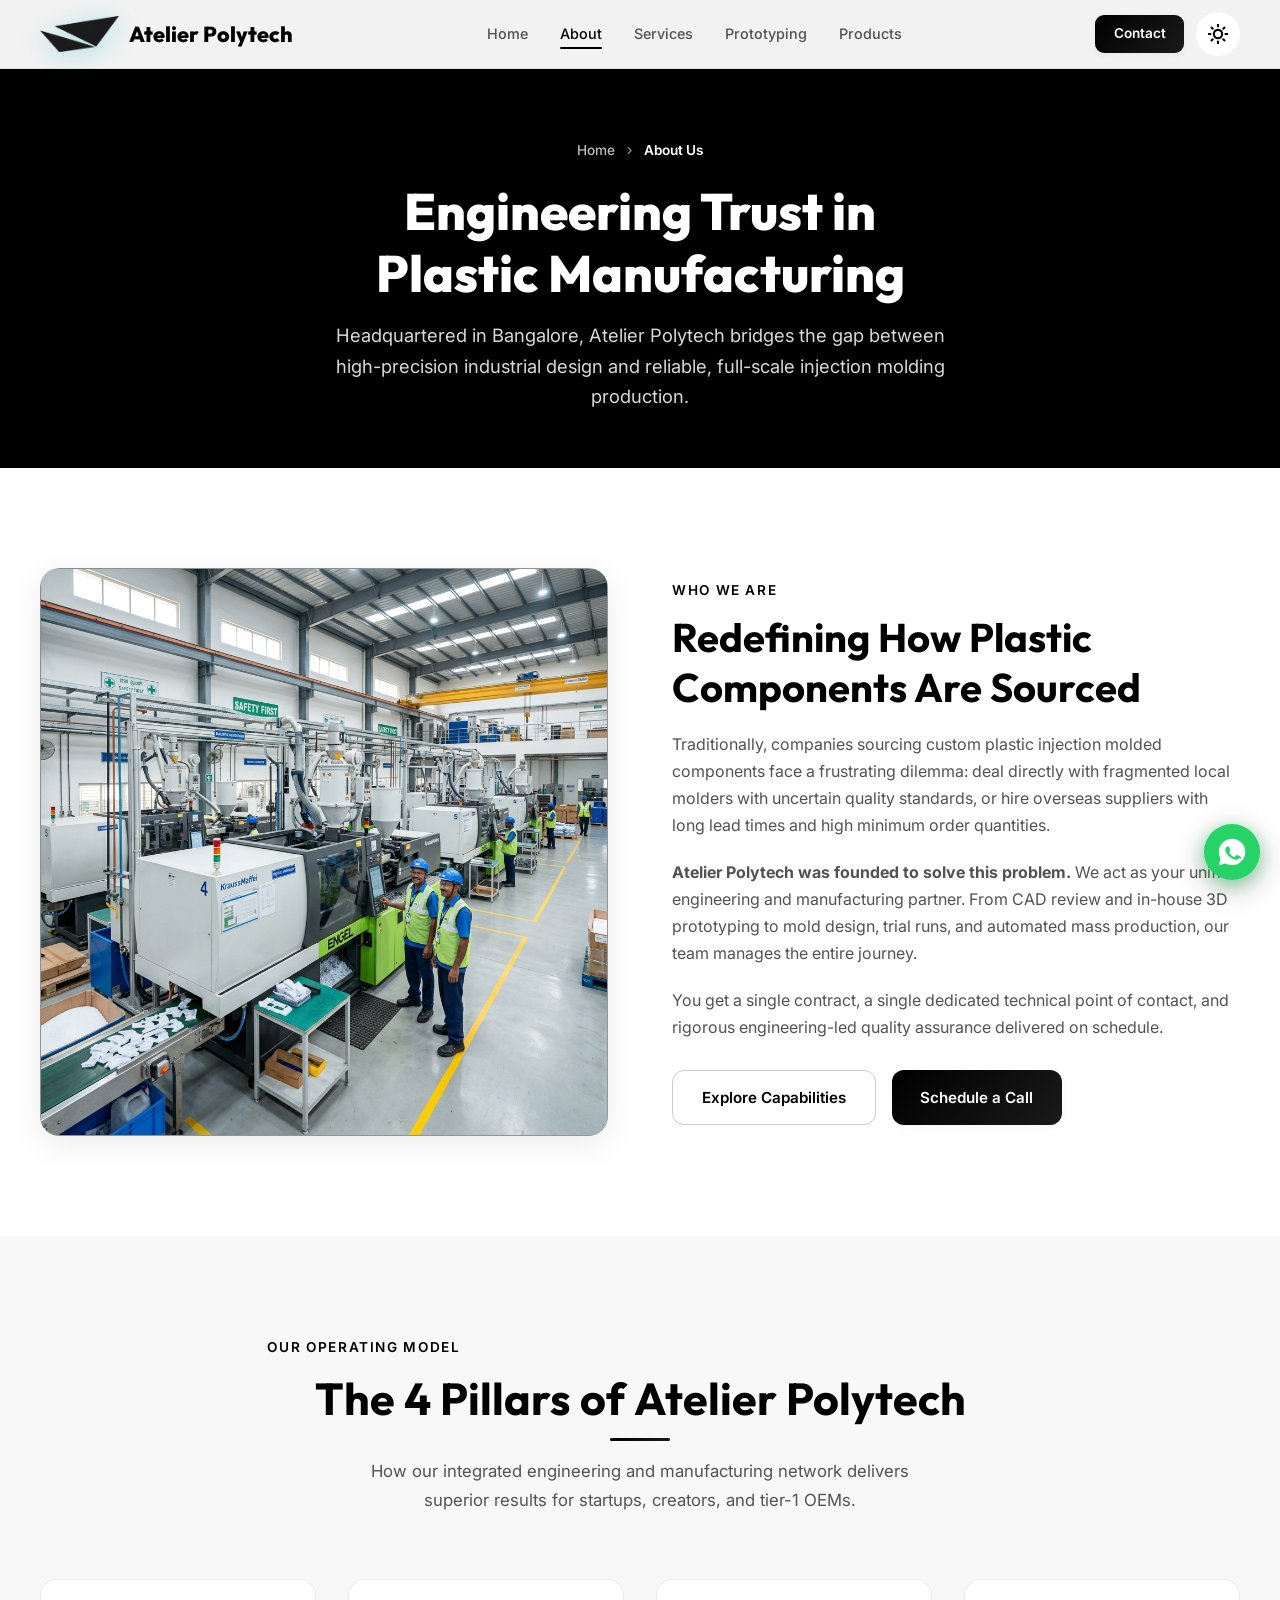
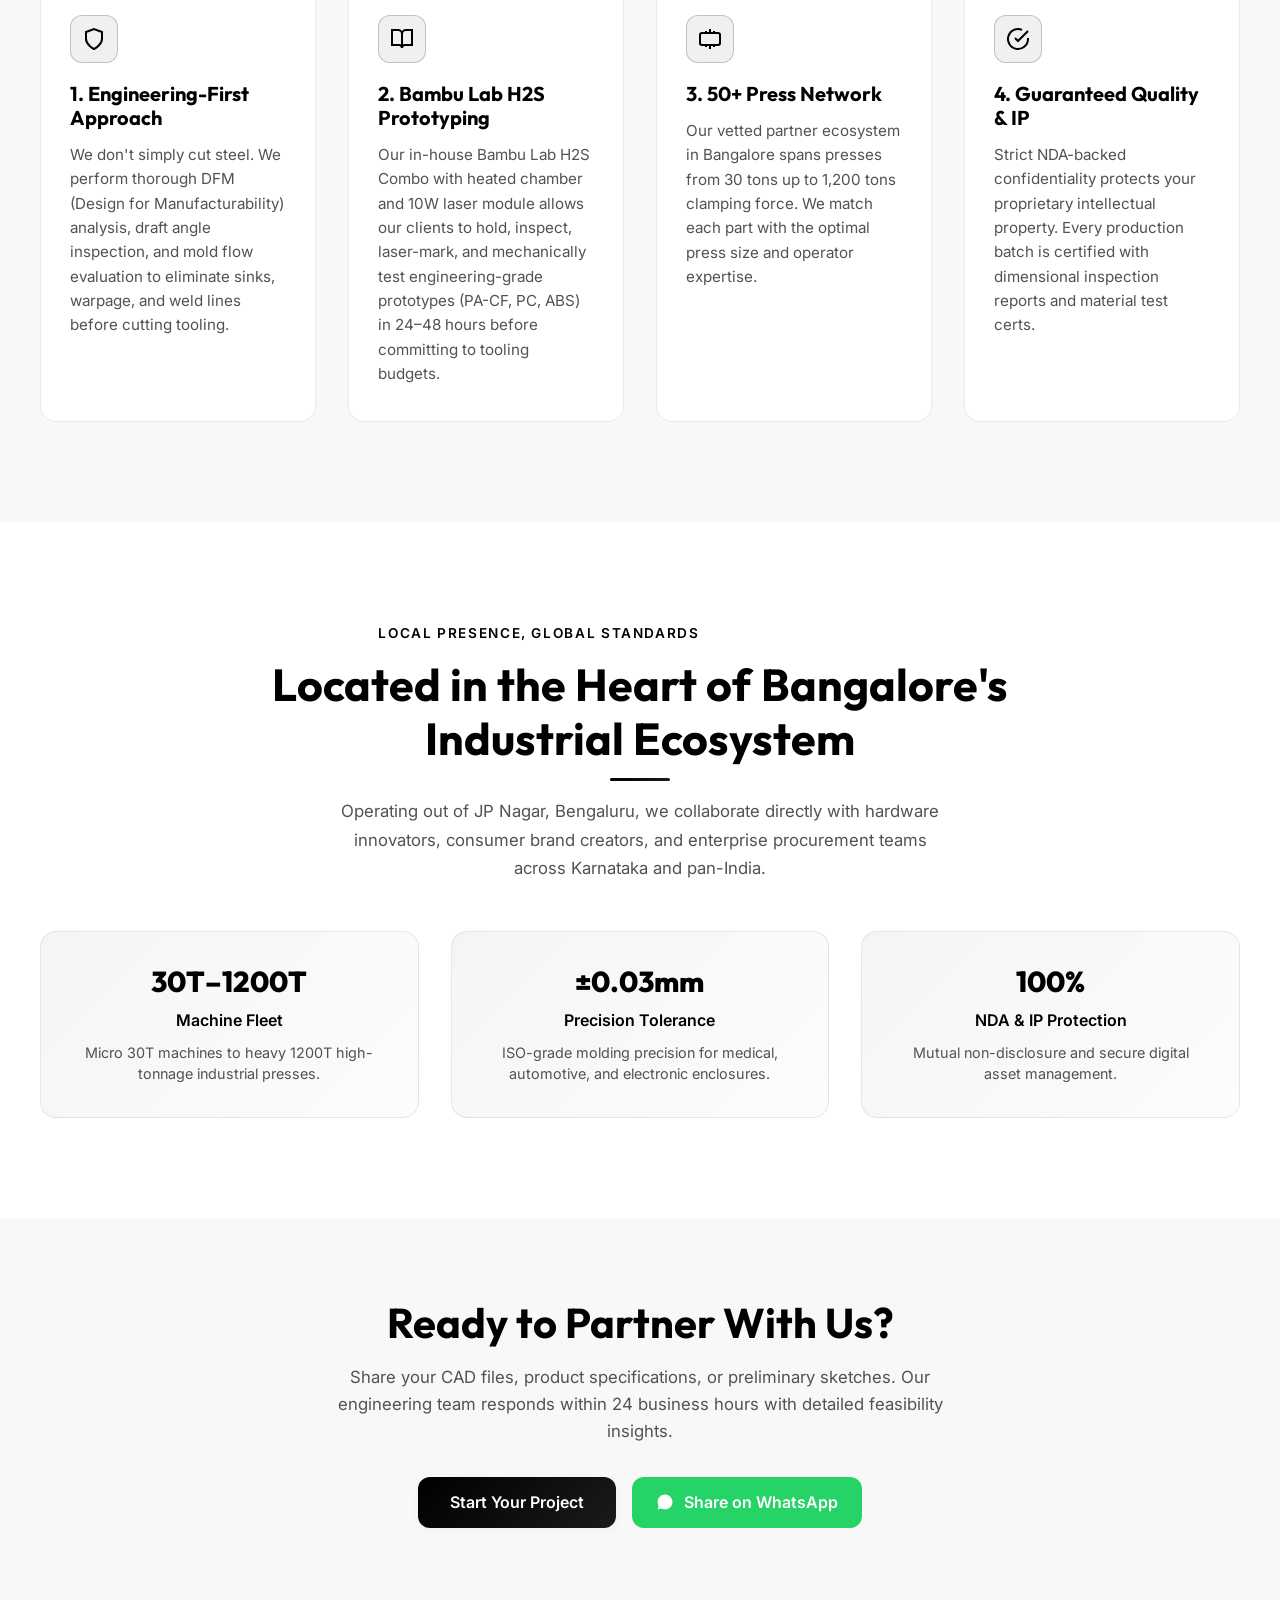
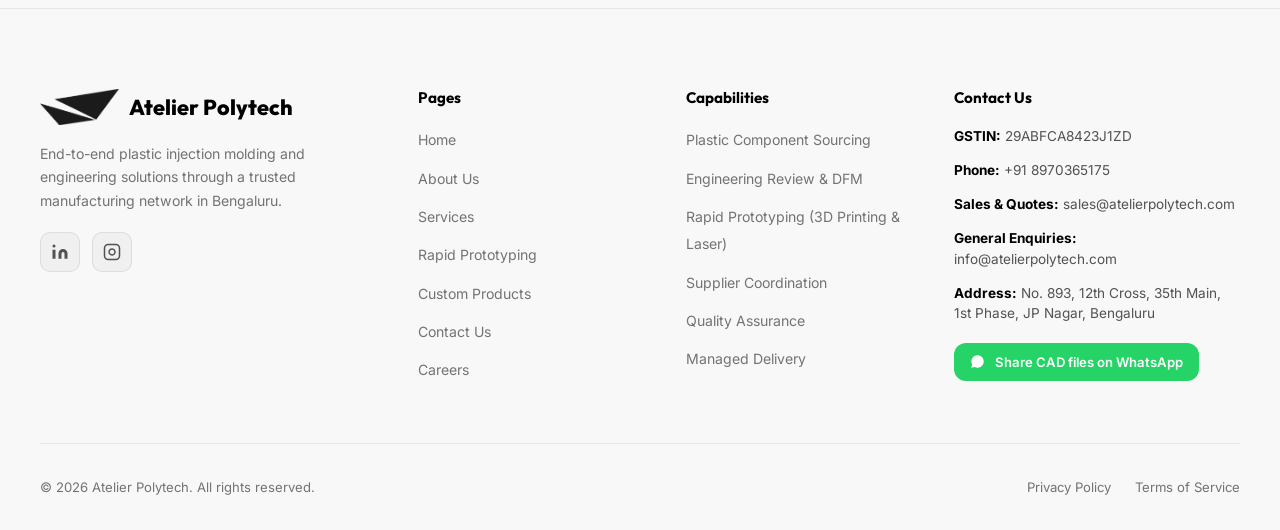
<file: about.html>
<!DOCTYPE html>
<html lang="en">
<head>
  <meta charset="UTF-8">
  <meta name="viewport" content="width=device-width, initial-scale=1.0">
  
  <!-- Google tag (gtag.js) -->
  <script async src="https://www.googletagmanager.com/gtag/js?id=G-FTW6XRSSL4"></script>
  <script>
    window.dataLayer = window.dataLayer || [];
    function gtag(){dataLayer.push(arguments);}
    gtag('js', new Date());
    gtag('config', 'G-FTW6XRSSL4');
  </script>
  
  <title>About Us | Strategic Plastic Injection Molding Partner | Atelier Polytech</title>
  <meta name="description" content="Learn about Atelier Polytech, Bangalore's engineering and plastic injection molding sourcing company. Learn about our hybrid model, QA protocols, and partner network.">
  <link rel="canonical" href="https://atelierpolytech.com/about">

  <!-- Open Graph -->
  <meta property="og:type" content="website">
  <meta property="og:url" content="https://atelierpolytech.com/about">
  <meta property="og:title" content="About Us | Atelier Polytech">
  <meta property="og:description" content="Your dedicated plastic manufacturing partner in Bangalore. Engineering review, rapid prototyping, and a vetted network of 50+ injection molding presses.">
  <meta property="og:image" content="https://atelierpolytech.com/assets/images/about-team.png">

  <!-- Twitter Card -->
  <meta name="twitter:card" content="summary_large_image">
  <meta name="twitter:title" content="About Us | Atelier Polytech">
  <meta name="twitter:description" content="Your dedicated plastic manufacturing partner in Bangalore. Engineering review, rapid prototyping, and a vetted network of 50+ injection molding presses.">
  <meta name="twitter:image" content="https://atelierpolytech.com/assets/images/about-team.png">

  <!-- Favicon -->
  <link rel="icon" type="image/png" sizes="48x48" href="assets/images/favicon_48.png">
  <link rel="icon" type="image/png" sizes="192x192" href="assets/images/favicon.png">
  <link rel="shortcut icon" href="favicon.ico">

  <!-- Google Fonts Preconnect & Swap -->
  <link rel="preconnect" href="https://fonts.googleapis.com">
  <link rel="preconnect" href="https://fonts.gstatic.com" crossorigin>
  <link href="https://fonts.googleapis.com/css2?family=Inter:wght@400;500;600&family=Outfit:wght@600;700;800&display=swap" rel="stylesheet">

  <!-- BreadcrumbList Schema -->
  <script type="application/ld+json">
  {
    "@context": "https://schema.org",
    "@type": "BreadcrumbList",
    "itemListElement": [
      {
        "@type": "ListItem",
        "position": 1,
        "name": "Home",
        "item": "https://atelierpolytech.com/"
      },
      {
        "@type": "ListItem",
        "position": 2,
        "name": "About Us",
        "item": "https://atelierpolytech.com/about"
      }
    ]
  }
  </script>

  <!-- Auto-detect system theme -->
  <script>
    (function() {
      function applySystemTheme() {
        const isDark = window.matchMedia && window.matchMedia('(prefers-color-scheme: dark)').matches;
        const savedTheme = localStorage.getItem('theme');
        const isMobile = window.innerWidth <= 860;
        if (isMobile || !savedTheme) {
          document.documentElement.setAttribute('data-theme', isDark ? 'dark' : 'light');
        } else {
          document.documentElement.setAttribute('data-theme', savedTheme);
        }
      }
      applySystemTheme();
    })();
  </script>

  <!-- Stylesheets -->
  <link rel="stylesheet" href="css/themes.css?v=2.3">
  <link rel="stylesheet" href="css/style.css?v=2.3">
  <link rel="stylesheet" href="css/animations.css?v=2.3">
</head>
<body>

  <!-- Skip to main content -->
  <a href="#main-content" class="skip-link">Skip to main content</a>

  <!-- ========== NAVIGATION ========== -->
  <nav class="navbar" id="navbar">
    <div class="container">
      <a href="/" class="navbar__logo">
        <img src="assets/images/logo.png" alt="Atelier Polytech Logo" class="logo-animated-img logo-invert" width="36" height="36">
        <span>Atelier <span class="navbar__logo-accent">Polytech</span></span>
      </a>

      <!-- Desktop links -->
      <ul class="navbar__links" id="nav-links">
        <li><a href="/" class="navbar__link">Home</a></li>
        <li><a href="/about" class="navbar__link active">About</a></li>
        <li><a href="/services" class="navbar__link">Services</a></li>
        <li><a href="/prototyping" class="navbar__link">Prototyping</a></li>
        <li><a href="/products" class="navbar__link">Products</a></li>
      </ul>

      <div class="navbar__actions" style="display: flex; align-items: center; gap: 0.75rem;">
        <a href="/contact" class="btn btn--primary btn--sm nav-cta-desktop" style="padding: 0.45rem 1.15rem; font-size: 0.85rem;">Contact</a>
        <button class="theme-toggle" aria-label="Toggle theme" id="theme-toggle-btn">
          <svg class="theme-toggle__icon theme-toggle__icon--sun" xmlns="http://www.w3.org/2000/svg" width="20" height="20" viewBox="0 0 24 24" fill="none" stroke="currentColor" stroke-width="2.5" stroke-linecap="round" stroke-linejoin="round">
            <circle cx="12" cy="12" r="5"></circle>
            <line x1="12" y1="1" x2="12" y2="3"></line>
            <line x1="12" y1="21" x2="12" y2="23"></line>
            <line x1="4.22" y1="4.22" x2="5.64" y2="5.64"></line>
            <line x1="18.36" y1="18.36" x2="19.78" y2="19.78"></line>
            <line x1="1" y1="12" x2="3" y2="12"></line>
            <line x1="21" y1="12" x2="23" y2="12"></line>
            <line x1="4.22" y1="19.78" x2="5.64" y2="18.36"></line>
            <line x1="18.36" y1="5.64" x2="19.78" y2="4.22"></line>
          </svg>
          <svg class="theme-toggle__icon theme-toggle__icon--moon" xmlns="http://www.w3.org/2000/svg" width="18" height="18" viewBox="0 0 24 24" fill="none" stroke="currentColor" stroke-width="2.5" stroke-linecap="round" stroke-linejoin="round">
            <path d="M21 12.79A9 9 0 1 1 11.21 3 7 7 0 0 0 21 12.79z"></path>
          </svg>
        </button>
        <button class="navbar__hamburger" id="nav-toggle" aria-label="Toggle navigation menu" aria-expanded="false" aria-controls="nav-mobile-menu">
          <span></span>
          <span></span>
          <span></span>
        </button>
      </div>
    </div>
  </nav>

  <!-- Mobile menu overlay -->
  <div class="navbar__backdrop" id="nav-backdrop"></div>
  <div class="navbar__mobile-menu" id="nav-mobile-menu" aria-hidden="true">
    <div style="display:flex;flex-direction:column;gap:1.2rem;flex-grow:1;">
      <a href="/" class="navbar__link">Home</a>
      <a href="/about" class="navbar__link active">About</a>
      <a href="/services" class="navbar__link">Services</a>
      <a href="/prototyping" class="navbar__link">Prototyping</a>
      <a href="/products" class="navbar__link">Products</a>
      <a href="/contact" class="navbar__link">Contact Us</a>
    </div>
    <div style="padding-top:1.5rem;border-top:1px solid var(--border-color);">
      <a href="/contact" class="btn btn--primary" style="width:100%;text-align:center;">Start Your Project</a>
    </div>
  </div>

  <main id="main-content">
    <!-- Page Hero Banner -->
    <section class="page-hero">
      <div class="page-hero__video-wrap">
        <video class="page-hero__video" autoplay muted loop playsinline preload="metadata" poster="assets/images/about-team.png">
          <source src="assets/videos/5.mp4" type="video/mp4">
        </video>
        <div class="page-hero__video-overlay"></div>
      </div>
      <div class="container page-hero__content">
        <div class="page-hero__breadcrumb">
          <a href="/">Home</a>
          <svg xmlns="http://www.w3.org/2000/svg" viewBox="0 0 24 24" fill="none" stroke="currentColor" stroke-width="2" aria-hidden="true"><polyline points="9 18 15 12 9 6"></polyline></svg>
          <span>About Us</span>
        </div>
        <h1>Engineering Trust in <span>Plastic Manufacturing</span></h1>
        <p>Headquartered in Bangalore, Atelier Polytech bridges the gap between high-precision industrial design and reliable, full-scale injection molding production.</p>
      </div>
    </section>

    <!-- Main Story Section -->
    <section class="section">
      <div class="container">
        <div class="about__grid" style="align-items:center;">
          <div class="about__image-wrapper reveal reveal-left">
            <img src="assets/images/factory-facility.png" alt="Precision plastic injection molding manufacturing network in Bangalore" style="width:100%;border-radius:16px;border:1px solid var(--border-color);box-shadow:var(--shadow-md);" loading="lazy" width="560" height="420">
          </div>
          <div class="about__text reveal reveal-right">
            <p class="text-accent" style="font-size:0.85rem;font-weight:600;text-transform:uppercase;letter-spacing:0.12em;margin-bottom:0.6rem;">Who We Are</p>
            <h2 style="font-size:clamp(1.8rem, 3.5vw, 2.5rem);margin-bottom:1.2rem;line-height:1.25;">Redefining How Plastic Components Are Sourced</h2>
            <p style="margin-bottom:1.2rem;color:var(--text-secondary);line-height:1.7;">Traditionally, companies sourcing custom plastic injection molded components face a frustrating dilemma: deal directly with fragmented local molders with uncertain quality standards, or hire overseas suppliers with long lead times and high minimum order quantities.</p>
            <p style="margin-bottom:1.2rem;color:var(--text-secondary);line-height:1.7;"><strong>Atelier Polytech was founded to solve this problem.</strong> We act as your unified engineering and manufacturing partner. From CAD review and in-house 3D prototyping to mold design, trial runs, and automated mass production, our team manages the entire journey.</p>
            <!-- VERIFY: User to confirm specific ISO certification registration details -->
            <p style="margin-bottom:1.8rem;color:var(--text-secondary);line-height:1.7;">You get a single contract, a single dedicated technical point of contact, and rigorous engineering-led quality assurance delivered on schedule.</p>
            <div style="display:flex;gap:1rem;flex-wrap:wrap;">
              <a href="/services" class="btn btn--secondary">Explore Capabilities</a>
              <a href="/contact" class="btn btn--primary">Schedule a Call</a>
            </div>
          </div>
        </div>
      </div>
    </section>

    <!-- Core Pillars -->
    <section class="section section--alt">
      <div class="container">
        <div class="section__header reveal">
          <p class="text-accent" style="font-size:0.85rem;font-weight:600;text-transform:uppercase;letter-spacing:0.12em;margin-bottom:0.8rem;">Our Operating Model</p>
          <h2 class="section__title">The 4 Pillars of <span class="gradient-text">Atelier Polytech</span></h2>
          <p class="section__subtitle">How our integrated engineering and manufacturing network delivers superior results for startups, creators, and tier-1 OEMs.</p>
        </div>

        <div style="display:grid;grid-template-columns:repeat(auto-fit, minmax(260px, 1fr));gap:2rem;">
          <div class="card-lift" style="background:var(--bg-card);padding:2.2rem 1.8rem;border-radius:16px;border:1px solid var(--border-color);">
            <div style="width:48px;height:48px;border-radius:12px;background:var(--bg-tertiary);border:1px solid var(--border-accent);display:flex;align-items:center;justify-content:center;color:var(--accent);margin-bottom:1.2rem;">
              <svg xmlns="http://www.w3.org/2000/svg" width="24" height="24" viewBox="0 0 24 24" fill="none" stroke="currentColor" stroke-width="2" aria-hidden="true"><path d="M12 22s8-4 8-10V5l-8-3-8 3v7c0 6 8 10 8 10z"></path></svg>
            </div>
            <h3 style="font-size:1.25rem;margin-bottom:0.8rem;color:var(--text-primary);">1. Engineering-First Approach</h3>
            <!-- VERIFY: User to confirm Moldflow simulation software usage -->
            <p style="color:var(--text-secondary);font-size:0.95rem;line-height:1.6;">We don't simply cut steel. We perform thorough DFM (Design for Manufacturability) analysis, draft angle inspection, and mold flow evaluation to eliminate sinks, warpage, and weld lines before cutting tooling.</p>
          </div>

          <div class="card-lift" style="background:var(--bg-card);padding:2.2rem 1.8rem;border-radius:16px;border:1px solid var(--border-color);">
            <div style="width:48px;height:48px;border-radius:12px;background:var(--bg-tertiary);border:1px solid var(--border-accent);display:flex;align-items:center;justify-content:center;color:var(--accent);margin-bottom:1.2rem;">
              <svg xmlns="http://www.w3.org/2000/svg" width="24" height="24" viewBox="0 0 24 24" fill="none" stroke="currentColor" stroke-width="2" aria-hidden="true"><path d="M2 3h6a4 4 0 0 1 4 4v14a3 3 0 0 0-3-3H2z"></path><path d="M22 3h-6a4 4 0 0 0-4 4v14a3 3 0 0 1 3-3h7z"></path></svg>
            </div>
            <h3 style="font-size:1.25rem;margin-bottom:0.8rem;color:var(--text-primary);">2. Bambu Lab H2S Prototyping</h3>
            <p style="color:var(--text-secondary);font-size:0.95rem;line-height:1.6;">Our in-house Bambu Lab H2S Combo with heated chamber and 10W laser module allows our clients to hold, inspect, laser-mark, and mechanically test engineering-grade prototypes (PA-CF, PC, ABS) in 24–48 hours before committing to tooling budgets.</p>
          </div>

          <div class="card-lift" style="background:var(--bg-card);padding:2.2rem 1.8rem;border-radius:16px;border:1px solid var(--border-color);">
            <div style="width:48px;height:48px;border-radius:12px;background:var(--bg-tertiary);border:1px solid var(--border-accent);display:flex;align-items:center;justify-content:center;color:var(--accent);margin-bottom:1.2rem;">
              <svg xmlns="http://www.w3.org/2000/svg" width="24" height="24" viewBox="0 0 24 24" fill="none" stroke="currentColor" stroke-width="2" aria-hidden="true"><rect x="2" y="6" width="20" height="12" rx="2"></rect><path d="M12 6V2M8 6V4M16 6V4M12 18v4M8 18v2M16 18v2"></path></svg>
            </div>
            <h3 style="font-size:1.25rem;margin-bottom:0.8rem;color:var(--text-primary);">3. 50+ Press Network</h3>
            <!-- VERIFY: User to confirm total press count across partner network (50+ presses) -->
            <p style="color:var(--text-secondary);font-size:0.95rem;line-height:1.6;">Our vetted partner ecosystem in Bangalore spans presses from 30 tons up to 1,200 tons clamping force. We match each part with the optimal press size and operator expertise.</p>
          </div>

          <div class="card-lift" style="background:var(--bg-card);padding:2.2rem 1.8rem;border-radius:16px;border:1px solid var(--border-color);">
            <div style="width:48px;height:48px;border-radius:12px;background:var(--bg-tertiary);border:1px solid var(--border-accent);display:flex;align-items:center;justify-content:center;color:var(--accent);margin-bottom:1.2rem;">
              <svg xmlns="http://www.w3.org/2000/svg" width="24" height="24" viewBox="0 0 24 24" fill="none" stroke="currentColor" stroke-width="2" aria-hidden="true"><path d="M22 11.08V12a10 10 0 1 1-5.93-9.14"></path><polyline points="22 4 12 14.01 9 11.01"></polyline></svg>
            </div>
            <h3 style="font-size:1.25rem;margin-bottom:0.8rem;color:var(--text-primary);">4. Guaranteed Quality &amp; IP</h3>
            <p style="color:var(--text-secondary);font-size:0.95rem;line-height:1.6;">Strict NDA-backed confidentiality protects your proprietary intellectual property. Every production batch is certified with dimensional inspection reports and material test certs.</p>
          </div>
        </div>
      </div>
    </section>

    <!-- Facility & Bangalore Presence -->
    <section class="section">
      <div class="container">
        <div style="max-width:850px;margin:0 auto;text-align:center;margin-bottom:3rem;" class="reveal">
          <p class="text-accent" style="font-size:0.85rem;font-weight:600;text-transform:uppercase;letter-spacing:0.12em;margin-bottom:0.8rem;">Local Presence, Global Standards</p>
          <h2 class="section__title">Located in the Heart of <span class="gradient-text">Bangalore's Industrial Ecosystem</span></h2>
          <p class="section__subtitle">Operating out of JP Nagar, Bengaluru, we collaborate directly with hardware innovators, consumer brand creators, and enterprise procurement teams across Karnataka and pan-India.</p>
        </div>

        <div style="display:grid;grid-template-columns:repeat(auto-fit, minmax(280px, 1fr));gap:2rem;">
          <div style="background:var(--gradient-card);padding:2rem;border-radius:16px;border:1px solid var(--border-color);text-align:center;">
            <!-- VERIFY: User to confirm partner press fleet numbers -->
            <h4 style="font-size:1.8rem;color:var(--accent);margin-bottom:0.5rem;font-weight:800;">30T&ndash;1200T</h4>
            <p style="font-weight:600;color:var(--text-primary);margin-bottom:0.5rem;">Machine Fleet</p>
            <p style="font-size:0.9rem;color:var(--text-secondary);line-height:1.5;">Micro 30T machines to heavy 1200T high-tonnage industrial presses.</p>
          </div>
          <div style="background:var(--gradient-card);padding:2rem;border-radius:16px;border:1px solid var(--border-color);text-align:center;">
            <!-- VERIFY: User to confirm achievable tolerance (+-0.03mm) and ISO 20457 reference -->
            <h4 style="font-size:1.8rem;color:var(--accent);margin-bottom:0.5rem;font-weight:800;">&plusmn;0.03mm</h4>
            <p style="font-weight:600;color:var(--text-primary);margin-bottom:0.5rem;">Precision Tolerance</p>
            <p style="font-size:0.9rem;color:var(--text-secondary);line-height:1.5;">ISO-grade molding precision for medical, automotive, and electronic enclosures.</p>
          </div>
          <div style="background:var(--gradient-card);padding:2rem;border-radius:16px;border:1px solid var(--border-color);text-align:center;">
            <h4 style="font-size:1.8rem;color:var(--accent);margin-bottom:0.5rem;font-weight:800;">100%</h4>
            <p style="font-weight:600;color:var(--text-primary);margin-bottom:0.5rem;">NDA &amp; IP Protection</p>
            <p style="font-size:0.9rem;color:var(--text-secondary);line-height:1.5;">Mutual non-disclosure and secure digital asset management.</p>
          </div>
        </div>
      </div>
    </section>

    <!-- CTA Banner -->
    <section class="section section--alt" style="text-align:center;padding:5rem 1.5rem;">
      <div class="container" style="max-width:700px;">
        <h2 style="font-size:clamp(1.8rem, 4vw, 2.6rem);margin-bottom:1rem;color:var(--text-primary);">Ready to Partner With Us?</h2>
        <p style="color:var(--text-secondary);font-size:1.05rem;line-height:1.6;margin-bottom:2rem;">Share your CAD files, product specifications, or preliminary sketches. Our engineering team responds within 24 business hours with detailed feasibility insights.</p>
        <div style="display:flex;gap:1rem;justify-content:center;flex-wrap:wrap;">
          <a href="/contact" class="btn btn--primary" style="padding:0.75rem 2rem;font-size:1rem;">Start Your Project</a>
          <a href="https://wa.me/918970365175?text=Hi%20Atelier%20Polytech%2C%20I%27d%20like%20to%20discuss%20a%20manufacturing%20partnership." target="_blank" rel="noopener" class="btn btn--whatsapp" style="padding:0.75rem 1.5rem;font-size:1rem;">
            <svg width="18" height="18" viewBox="0 0 24 24" fill="currentColor" aria-hidden="true"><path d="M12.04 2C6.58 2 2.13 6.45 2.13 11.91C2.13 13.66 2.59 15.36 3.45 16.86L2.05 22L7.3 20.62C8.75 21.41 10.38 21.83 12.04 21.83C17.5 21.83 21.95 17.38 21.95 11.92C21.95 9.27 20.92 6.78 19.05 4.91C17.18 3.03 14.69 2 12.04 2Z"/></svg>
            Share on WhatsApp
          </a>
        </div>
      </div>
    </section>
  </main>

  <!-- ========== FOOTER ========== -->
  <footer class="footer">
    <div class="container">
      <div class="footer__grid">
        <div class="footer__brand">
          <a href="/" class="navbar__logo" style="margin-bottom:1rem;display:inline-flex;">
            <img src="assets/images/logo.png" alt="Atelier Polytech - Precision plastic injection molding partner in Bengaluru" class="logo-invert" style="height:36px;" width="36" height="36" loading="lazy">
            <span>Atelier <span class="navbar__logo-accent">Polytech</span></span>
          </a>
          <p>End-to-end plastic injection molding and engineering solutions through a trusted manufacturing network in Bengaluru.</p>
          <div class="footer__social">
            <a href="https://www.linkedin.com/company/atelier-polytech/" target="_blank" rel="noopener noreferrer" class="footer__social-link" aria-label="LinkedIn">
              <svg xmlns="http://www.w3.org/2000/svg" width="18" height="18" viewBox="0 0 24 24" fill="currentColor" aria-hidden="true"><path d="M16 8a6 6 0 0 1 6 6v7h-4v-7a2 2 0 0 0-4 0v7h-4v-7a6 6 0 0 1 6-6z"></path><rect x="2" y="9" width="4" height="12"></rect><circle cx="4" cy="4" r="2"></circle></svg>
            </a>
            <a href="https://www.instagram.com/atelierpolytech?igsh=MWxocjNvMjVxOXMwYQ%3D%3D" target="_blank" rel="noopener noreferrer" class="footer__social-link" aria-label="Instagram">
              <svg xmlns="http://www.w3.org/2000/svg" width="18" height="18" viewBox="0 0 24 24" fill="none" stroke="currentColor" stroke-width="2" aria-hidden="true"><rect x="2" y="2" width="20" height="20" rx="5" ry="5"></rect><path d="M16 11.37A4 4 0 1 1 12.63 8 4 4 0 0 1 16 11.37z"></path><line x1="17.5" y1="6.5" x2="17.51" y2="6.5"></line></svg>
            </a>
          </div>
        </div>

        <div class="footer__column">
          <h4>Pages</h4>
          <ul>
            <li><a href="/">Home</a></li>
            <li><a href="/about">About Us</a></li>
            <li><a href="/services">Services</a></li>
            <li><a href="/prototyping">Rapid Prototyping</a></li>
            <li><a href="/products">Custom Products</a></li>
            <li><a href="/contact">Contact Us</a></li>
            <li><a href="/careers">Careers</a></li>
          </ul>
        </div>

        <div class="footer__column">
          <h4>Capabilities</h4>
          <ul>
            <li><a href="/services">Plastic Component Sourcing</a></li>
            <li><a href="/services">Engineering Review &amp; DFM</a></li>
            <li><a href="/prototyping">Rapid Prototyping (3D Printing &amp; Laser)</a></li>
            <li><a href="/services">Supplier Coordination</a></li>
            <li><a href="/services">Quality Assurance</a></li>
            <li><a href="/services">Managed Delivery</a></li>
          </ul>
        </div>

        <div class="footer__column footer__contact">
          <h4>Contact Us</h4>
          <div class="footer__contact-items" style="display:flex;flex-direction:column;gap:0.85rem;">
            <p style="margin:0;font-size:0.85rem;color:var(--text-secondary);"><strong>GSTIN:</strong> 29ABFCA8423J1ZD</p>
            <p style="margin:0;font-size:0.85rem;color:var(--text-secondary);"><strong>Phone:</strong> <a href="tel:+918970365175" style="color:var(--text-secondary);text-decoration:none;">+91 8970365175</a></p>
            <p style="margin:0;font-size:0.85rem;color:var(--text-secondary);"><strong>Sales &amp; Quotes:</strong> <a href="mailto:sales@atelierpolytech.com" style="color:var(--text-secondary);text-decoration:none;">sales@atelierpolytech.com</a></p>
            <p style="margin:0;font-size:0.85rem;color:var(--text-secondary);"><strong>General Enquiries:</strong> <a href="mailto:info@atelierpolytech.com" style="color:var(--text-secondary);text-decoration:none;">info@atelierpolytech.com</a></p>
            <p style="margin:0;font-size:0.85rem;color:var(--text-secondary);"><strong>Address:</strong> No. 893, 12th Cross, 35th Main, 1st Phase, JP Nagar, Bengaluru</p>
            <a href="https://wa.me/918970365175?text=Hi%20Atelier%20Polytech%2C%20I%27d%20like%20a%20quote%20for%20a%20plastic%20part.%20Material%3A%20%20Quantity%3A%20" target="_blank" rel="noopener" class="btn btn--whatsapp" style="padding:0.5rem 1rem;font-size:0.82rem;width:fit-content;margin-top:0.35rem;">
              <svg width="15" height="15" viewBox="0 0 24 24" fill="currentColor" aria-hidden="true"><path d="M12.04 2C6.58 2 2.13 6.45 2.13 11.91C2.13 13.66 2.59 15.36 3.45 16.86L2.05 22L7.3 20.62C8.75 21.41 10.38 21.83 12.04 21.83C17.5 21.83 21.95 17.38 21.95 11.92C21.95 9.27 20.92 6.78 19.05 4.91C17.18 3.03 14.69 2 12.04 2Z"/></svg>
              Share CAD files on WhatsApp
            </a>
          </div>
        </div>
      </div>

      <div class="footer__bottom">
        <p>&copy; 2026 Atelier Polytech. All rights reserved.</p>
        <div class="footer__bottom-links">
          <a href="/privacy">Privacy Policy</a>
          <a href="/terms">Terms of Service</a>
        </div>
      </div>
    </div>
  </footer>

  <!-- Scripts -->
  <script src="js/main.js?v=2.3"></script>
  <script src="js/animations.js?v=2.3"></script>
</body>
</html>
</file>
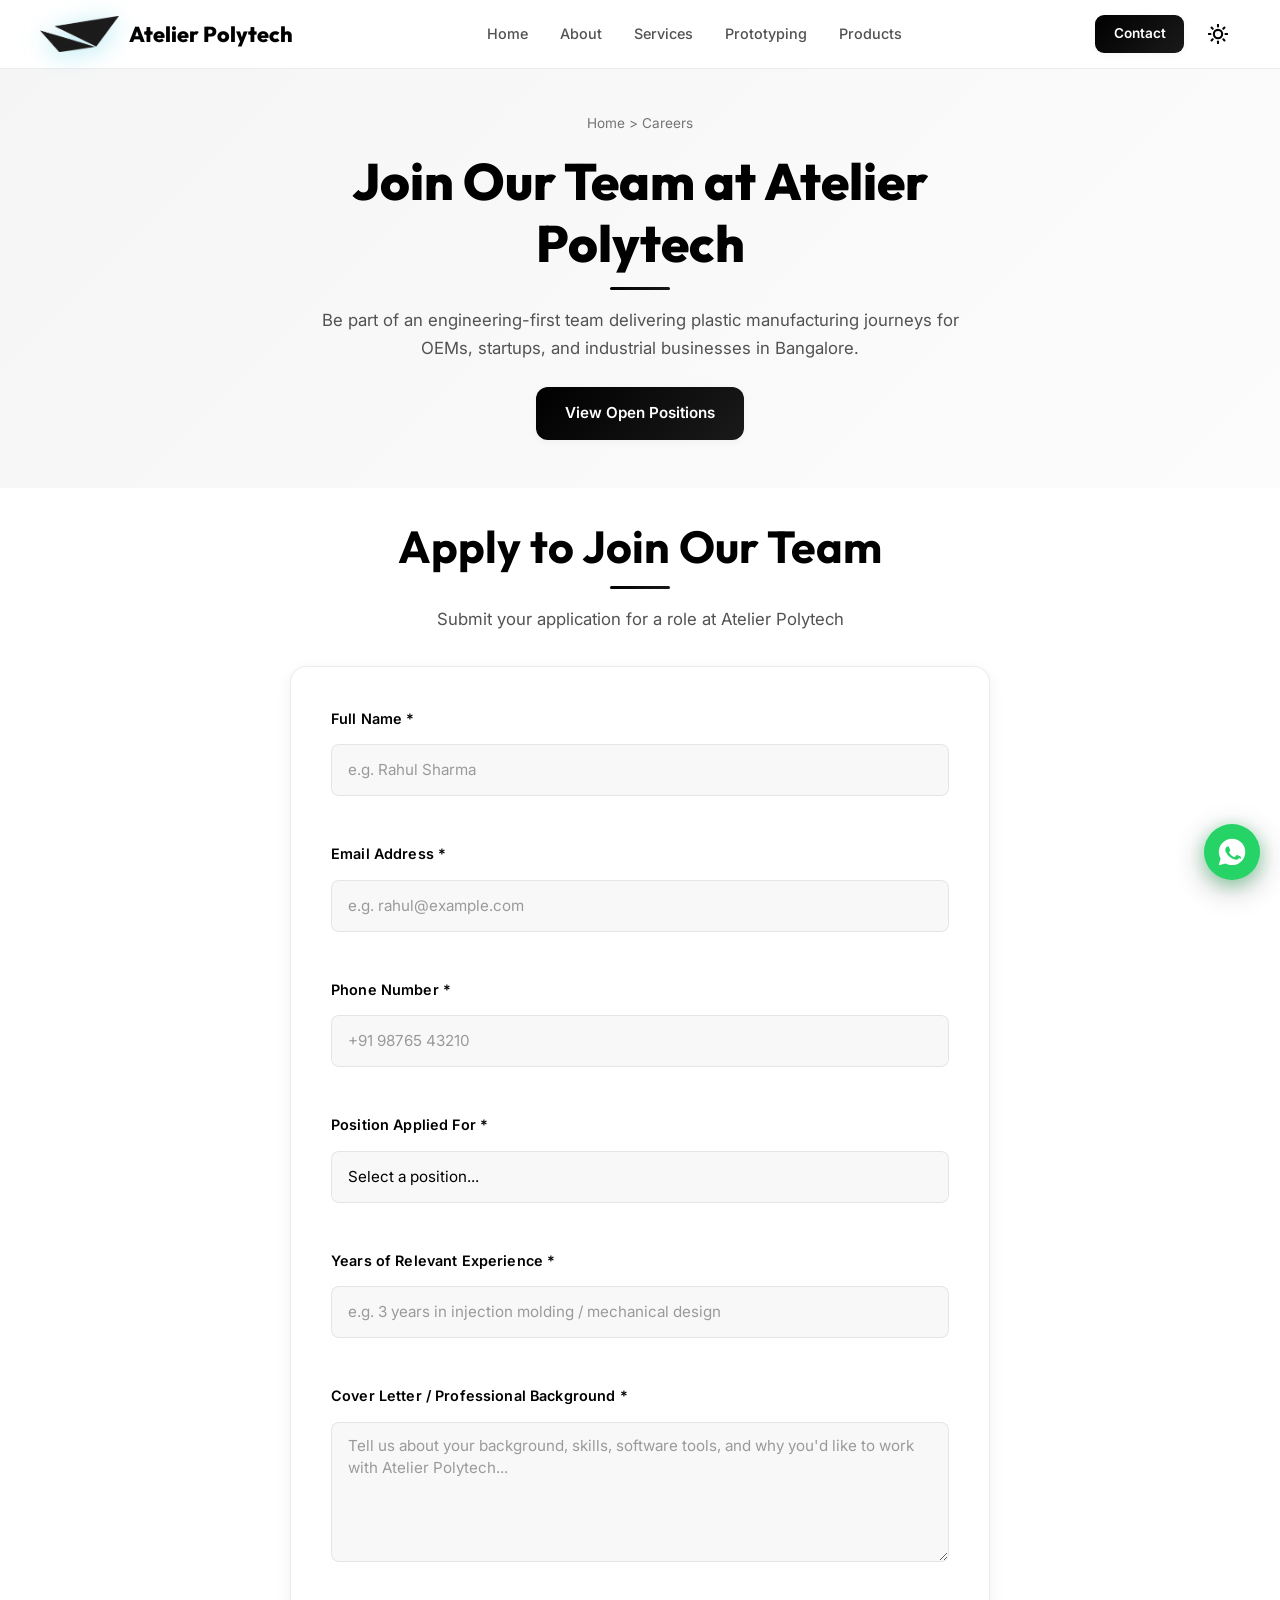
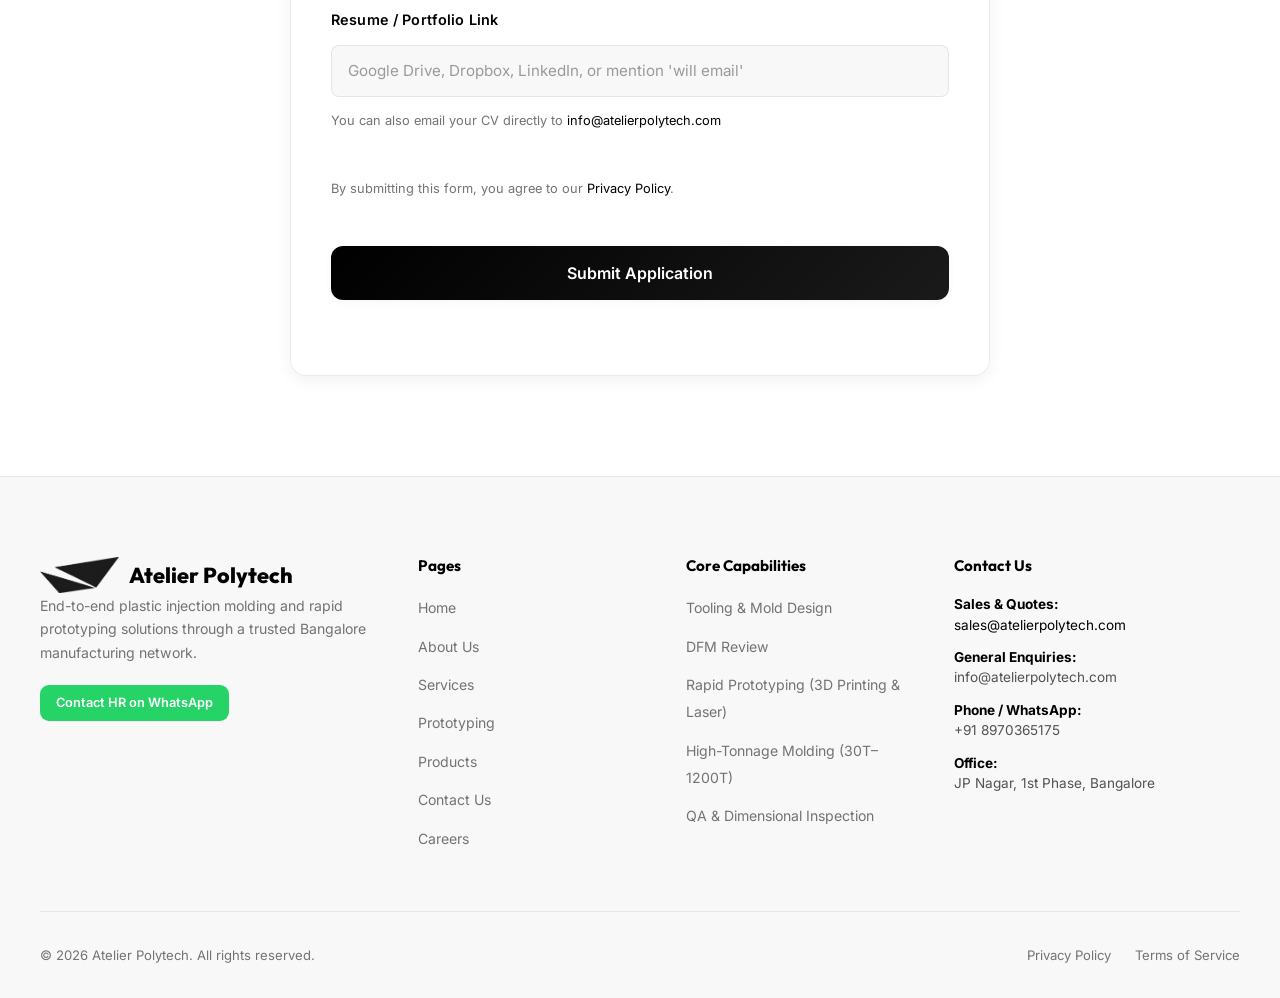
<file: careers.html>
<!DOCTYPE html>
<html lang="en">
<head>
  <meta charset="UTF-8">
  <meta name="viewport" content="width=device-width, initial-scale=1.0">
  
  <!-- Google tag (gtag.js) -->
  <script async src="https://www.googletagmanager.com/gtag/js?id=G-FTW6XRSSL4"></script>
  <script>
    window.dataLayer = window.dataLayer || [];
    function gtag(){dataLayer.push(arguments);}
    gtag('js', new Date());
    gtag('config', 'G-FTW6XRSSL4');
  </script>
  
  <title>Careers | Plastic Injection Molding Jobs in Bangalore | Atelier Polytech</title>
  <meta name="description" content="Join Atelier Polytech. Career opportunities in plastic injection molding engineering, supplier coordination, and quality assurance in Bangalore.">
  <link rel="canonical" href="https://atelierpolytech.com/careers">

  <!-- Open Graph -->
  <meta property="og:type" content="website">
  <meta property="og:url" content="https://atelierpolytech.com/careers">
  <meta property="og:title" content="Join Our Team - Injection Molding Careers in Bangalore">
  <meta property="og:description" content="Career opportunities in plastic injection molding and rapid prototyping at Atelier Polytech Bangalore.">
  <meta property="og:image" content="https://atelierpolytech.com/assets/images/about-team.png">

  <!-- Twitter Card -->
  <meta name="twitter:card" content="summary_large_image">
  <meta name="twitter:title" content="Join Our Team - Injection Molding Careers in Bangalore">
  <meta name="twitter:description" content="Career opportunities in plastic injection molding and rapid prototyping at Atelier Polytech Bangalore.">
  <meta name="twitter:image" content="https://atelierpolytech.com/assets/images/about-team.png">

  <!-- Favicon -->
  <link rel="icon" type="image/png" sizes="48x48" href="assets/images/favicon_48.png">
  <link rel="icon" type="image/png" sizes="192x192" href="assets/images/favicon.png">
  <link rel="shortcut icon" href="favicon.ico">

  <!-- Google Fonts Preconnect & Swap -->
  <link rel="preconnect" href="https://fonts.googleapis.com">
  <link rel="preconnect" href="https://fonts.gstatic.com" crossorigin>
  <link href="https://fonts.googleapis.com/css2?family=Inter:wght@400;500;600&family=Outfit:wght@600;700;800&display=swap" rel="stylesheet">

  <!-- BreadcrumbList Schema -->
  <script type="application/ld+json">
  {
    "@context": "https://schema.org",
    "@type": "BreadcrumbList",
    "itemListElement": [
      {
        "@type": "ListItem",
        "position": 1,
        "name": "Home",
        "item": "https://atelierpolytech.com/"
      },
      {
        "@type": "ListItem",
        "position": 2,
        "name": "Careers",
        "item": "https://atelierpolytech.com/careers"
      }
    ]
  }
  </script>

  <!-- Auto-detect system theme -->
  <script>
    (function() {
      function applySystemTheme() {
        const isDark = window.matchMedia && window.matchMedia('(prefers-color-scheme: dark)').matches;
        const savedTheme = localStorage.getItem('theme');
        const isMobile = window.innerWidth <= 860;
        if (isMobile || !savedTheme) {
          document.documentElement.setAttribute('data-theme', isDark ? 'dark' : 'light');
        } else {
          document.documentElement.setAttribute('data-theme', savedTheme);
        }
      }
      applySystemTheme();
    })();
  </script>

  <!-- Stylesheets -->
  <link rel="stylesheet" href="css/themes.css?v=2.3">
  <link rel="stylesheet" href="css/style.css?v=2.3">
  <link rel="stylesheet" href="css/animations.css?v=2.3">
</head>
<body>

  <!-- Skip to main content -->
  <a href="#main-content" class="skip-link">Skip to main content</a>

  <!-- ========== NAVIGATION ========== -->
  <nav class="navbar" id="navbar">
    <div class="container">
      <a href="/" class="navbar__logo">
        <img src="assets/images/logo.png" alt="Atelier Polytech Logo" class="logo-animated-img logo-invert" width="36" height="36">
        <span>Atelier <span class="navbar__logo-accent">Polytech</span></span>
      </a>

      <!-- Desktop links (Careers removed - footer only) -->
      <ul class="navbar__links" id="nav-links">
        <li><a href="/" class="navbar__link">Home</a></li>
        <li><a href="/about" class="navbar__link">About</a></li>
        <li><a href="/services" class="navbar__link">Services</a></li>
        <li><a href="/prototyping" class="navbar__link">Prototyping</a></li>
        <li><a href="/products" class="navbar__link">Products</a></li>
      </ul>

      <div class="navbar__actions" style="display: flex; align-items: center; gap: 0.75rem;">
        <a href="/contact" class="btn btn--primary btn--sm nav-cta-desktop" style="padding: 0.45rem 1.15rem; font-size: 0.85rem;">Contact</a>
        <button class="theme-toggle" aria-label="Toggle theme" id="theme-toggle-btn">
          <svg class="theme-toggle__icon theme-toggle__icon--sun" xmlns="http://www.w3.org/2000/svg" width="20" height="20" viewBox="0 0 24 24" fill="none" stroke="currentColor" stroke-width="2.5" stroke-linecap="round" stroke-linejoin="round">
            <circle cx="12" cy="12" r="5"></circle>
            <line x1="12" y1="1" x2="12" y2="3"></line>
            <line x1="12" y1="21" x2="12" y2="23"></line>
            <line x1="4.22" y1="4.22" x2="5.64" y2="5.64"></line>
            <line x1="18.36" y1="18.36" x2="19.78" y2="19.78"></line>
            <line x1="1" y1="12" x2="3" y2="12"></line>
            <line x1="21" y1="12" x2="23" y2="12"></line>
            <line x1="4.22" y1="19.78" x2="5.64" y2="18.36"></line>
            <line x1="18.36" y1="5.64" x2="19.78" y2="4.22"></line>
          </svg>
          <svg class="theme-toggle__icon theme-toggle__icon--moon" xmlns="http://www.w3.org/2000/svg" width="18" height="18" viewBox="0 0 24 24" fill="none" stroke="currentColor" stroke-width="2.5" stroke-linecap="round" stroke-linejoin="round">
            <path d="M21 12.79A9 9 0 1 1 11.21 3 7 7 0 0 0 21 12.79z"></path>
          </svg>
        </button>
        <button class="navbar__hamburger" id="nav-toggle" aria-label="Toggle navigation menu" aria-expanded="false" aria-controls="nav-mobile-menu">
          <span></span>
          <span></span>
          <span></span>
        </button>
      </div>
    </div>
  </nav>

  <!-- Mobile menu overlay (Careers removed) -->
  <div class="navbar__backdrop" id="nav-backdrop"></div>
  <div class="navbar__mobile-menu" id="nav-mobile-menu" aria-hidden="true">
    <div style="display:flex;flex-direction:column;gap:1.2rem;flex-grow:1;">
      <a href="/" class="navbar__link">Home</a>
      <a href="/about" class="navbar__link">About</a>
      <a href="/services" class="navbar__link">Services</a>
      <a href="/prototyping" class="navbar__link">Prototyping</a>
      <a href="/products" class="navbar__link">Products</a>
      <a href="/contact" class="navbar__link">Contact Us</a>
    </div>
    <div style="padding-top:1.5rem;border-top:1px solid var(--border-color);">
      <a href="/contact" class="btn btn--primary" style="width:100%;text-align:center;">Start Your Project</a>
    </div>
  </div>

  <main id="main-content">
    <!-- Hero Section -->
    <section class="section" style="padding-top:7rem;padding-bottom:3rem;background:var(--gradient-card);">
      <div class="container" style="max-width:850px;text-align:center;">
        <div style="margin-bottom:1rem;font-size:0.85rem;color:var(--text-muted);">
          <a href="/" style="color:var(--text-muted);text-decoration:none;">Home</a> &gt; <span>Careers</span>
        </div>
        <h1 class="section__title" style="font-size:clamp(1.85rem,5.5vw,3.2rem);margin-bottom:1rem;color:var(--text-primary);">
          Join Our Team at Atelier Polytech
        </h1>
        <p class="section__subtitle" style="font-size:1.05rem;max-width:650px;margin:0 auto 1.5rem;color:var(--text-secondary);">
          Be part of an engineering-first team delivering plastic manufacturing journeys for OEMs, startups, and industrial businesses in Bangalore.
        </p>
        <div style="display:flex;gap:1rem;justify-content:center;flex-wrap:wrap;">
          <a href="#apply" class="btn btn--primary">View Open Positions</a>
        </div>
      </div>
    </section>

    <!-- Application Form -->
    <section class="section" id="apply" style="padding-top:2rem;">
      <div class="container">
        <div class="section__header" style="margin-bottom:2rem;">
          <h2 class="section__title" style="color:var(--text-primary);">Apply to Join Our Team</h2>
          <p class="section__subtitle">Submit your application for a role at Atelier Polytech</p>
        </div>

        <div class="contact__form-card" style="max-width:700px;margin:0 auto;background:var(--bg-card);padding:2.5rem;border-radius:16px;border:1px solid var(--border-color);">
          <form class="contact__form" id="careers-form" action="https://formspree.io/f/mvzjeprk" method="POST">
            <input type="hidden" name="_subject" value="New Career Application - Atelier Polytech">
            <input type="text" name="_gotcha" tabindex="-1" autocomplete="off" style="display:none !important;" aria-hidden="true">

            <div class="form-group" style="margin-bottom:1.5rem;">
              <label for="name" style="display:block;margin-bottom:0.4rem;font-size:0.9rem;font-weight:600;color:var(--text-primary);">Full Name *</label>
              <input type="text" id="name" name="name" placeholder="e.g. Rahul Sharma" required style="width:100%;padding:0.75rem 1rem;background:var(--bg-secondary);border:1px solid var(--border-color);border-radius:8px;color:var(--text-primary);">
            </div>

            <div class="form-group" style="margin-bottom:1.5rem;">
              <label for="email" style="display:block;margin-bottom:0.4rem;font-size:0.9rem;font-weight:600;color:var(--text-primary);">Email Address *</label>
              <input type="email" id="email" name="email" placeholder="e.g. rahul@example.com" required style="width:100%;padding:0.75rem 1rem;background:var(--bg-secondary);border:1px solid var(--border-color);border-radius:8px;color:var(--text-primary);">
            </div>

            <div class="form-group" style="margin-bottom:1.5rem;">
              <label for="phone" style="display:block;margin-bottom:0.4rem;font-size:0.9rem;font-weight:600;color:var(--text-primary);">Phone Number *</label>
              <input type="tel" id="phone" name="phone" placeholder="+91 98765 43210" required style="width:100%;padding:0.75rem 1rem;background:var(--bg-secondary);border:1px solid var(--border-color);border-radius:8px;color:var(--text-primary);">
            </div>

            <div class="form-group" style="margin-bottom:1.5rem;">
              <label for="position" style="display:block;margin-bottom:0.4rem;font-size:0.9rem;font-weight:600;color:var(--text-primary);">Position Applied For *</label>
              <select id="position" name="position" required style="width:100%;padding:0.75rem 1rem;background:var(--bg-secondary);border:1px solid var(--border-color);border-radius:8px;color:var(--text-primary);">
                <option value="" disabled selected>Select a position...</option>
                <option value="engineering-review">Engineering Review / DFM Analyst</option>
                <option value="supplier-coordination">Supplier Coordination &amp; Tooling Manager</option>
                <option value="quality-assurance">Quality Assurance &amp; Metrology Specialist</option>
                <option value="prototyping-technician">3D Printing &amp; Prototyping Technician</option>
                <option value="operations">Operations &amp; Client Success</option>
                <option value="other">Other Open Role</option>
              </select>
            </div>

            <div class="form-group" style="margin-bottom:1.5rem;">
              <label for="experience" style="display:block;margin-bottom:0.4rem;font-size:0.9rem;font-weight:600;color:var(--text-primary);">Years of Relevant Experience *</label>
              <input type="text" id="experience" name="experience" placeholder="e.g. 3 years in injection molding / mechanical design" required style="width:100%;padding:0.75rem 1rem;background:var(--bg-secondary);border:1px solid var(--border-color);border-radius:8px;color:var(--text-primary);">
            </div>

            <div class="form-group" style="margin-bottom:1.5rem;">
              <label for="cover-letter" style="display:block;margin-bottom:0.4rem;font-size:0.9rem;font-weight:600;color:var(--text-primary);">Cover Letter / Professional Background *</label>
              <textarea id="cover-letter" name="cover-letter" rows="5" placeholder="Tell us about your background, skills, software tools, and why you'd like to work with Atelier Polytech..." required style="width:100%;padding:0.75rem 1rem;background:var(--bg-secondary);border:1px solid var(--border-color);border-radius:8px;color:var(--text-primary);"></textarea>
            </div>

            <div class="form-group" style="margin-bottom:1.5rem;">
              <label for="resume-link" style="display:block;margin-bottom:0.4rem;font-size:0.9rem;font-weight:600;color:var(--text-primary);">Resume / Portfolio Link</label>
              <input type="text" id="resume-link" name="resume-link" placeholder="Google Drive, Dropbox, LinkedIn, or mention 'will email'" style="width:100%;padding:0.75rem 1rem;background:var(--bg-secondary);border:1px solid var(--border-color);border-radius:8px;color:var(--text-primary);">
              <small style="display:block;margin-top:0.4rem;color:var(--text-muted);font-size:0.8rem;">You can also email your CV directly to <a href="mailto:info@atelierpolytech.com" style="color:var(--accent);">info@atelierpolytech.com</a></small>
            </div>

            <div style="margin-bottom:1.5rem;font-size:0.8rem;color:var(--text-muted);">
              By submitting this form, you agree to our <a href="/privacy" style="color:var(--accent);">Privacy Policy</a>.
            </div>

            <button type="submit" class="btn btn--primary" style="width:100%;padding:0.85rem;font-size:1rem;">
              <span>Submit Application</span>
            </button>
            
            <p id="careers-form-status" style="margin-top:0.75rem;font-size:0.9rem;text-align:center;font-weight:500;"></p>
          </form>
        </div>
      </div>
    </section>
  </main>

  <!-- ========== FOOTER ========== -->
  <footer class="footer">
    <div class="container">
      <div class="footer__grid">
        <div class="footer__column footer__brand">
          <a href="/" class="navbar__logo">
            <img src="assets/images/logo.png" alt="Atelier Polytech Logo" class="logo-invert" style="height:36px;" loading="lazy" width="36" height="36">
            <span>Atelier <span class="navbar__logo-accent">Polytech</span></span>
          </a>
          <p>End-to-end plastic injection molding and rapid prototyping solutions through a trusted Bangalore manufacturing network.</p>
          <div style="margin-top:1.2rem;">
            <a href="https://wa.me/918970365175?text=Hi%20Atelier%20Polytech%2C%20I%20have%20an%20enquiry%20regarding%20open%20positions." target="_blank" rel="noopener noreferrer" class="btn btn--whatsapp btn--sm" style="font-size:0.8rem;padding:0.45rem 1rem;">
              Contact HR on WhatsApp
            </a>
          </div>
        </div>

        <div class="footer__column">
          <h4>Pages</h4>
          <ul>
            <li><a href="/">Home</a></li>
            <li><a href="/about">About Us</a></li>
            <li><a href="/services">Services</a></li>
            <li><a href="/prototyping">Prototyping</a></li>
            <li><a href="/products">Products</a></li>
            <li><a href="/contact">Contact Us</a></li>
            <li><a href="/careers">Careers</a></li>
          </ul>
        </div>

        <div class="footer__column">
          <h4>Core Capabilities</h4>
          <ul>
            <li><a href="/services">Tooling &amp; Mold Design</a></li>
            <li><a href="/services">DFM Review</a></li>
            <li><a href="/prototyping">Rapid Prototyping (3D Printing &amp; Laser)</a></li>
            <li><a href="/services">High-Tonnage Molding (30T–1200T)</a></li>
            <li><a href="/services">QA &amp; Dimensional Inspection</a></li>
          </ul>
        </div>

        <div class="footer__column footer__contact">
          <h4>Contact Us</h4>
          <div class="footer__contact-items" style="display:flex;flex-direction:column;gap:0.75rem;">
            <p style="margin:0;font-size:0.85rem;color:var(--text-secondary);">
              <strong>Sales &amp; Quotes:</strong><br>
              <a href="mailto:sales@atelierpolytech.com" style="color:var(--accent);text-decoration:none;">sales@atelierpolytech.com</a>
            </p>
            <p style="margin:0;font-size:0.85rem;color:var(--text-secondary);">
              <strong>General Enquiries:</strong><br>
              <a href="mailto:info@atelierpolytech.com" style="color:var(--text-secondary);text-decoration:none;">info@atelierpolytech.com</a>
            </p>
            <p style="margin:0;font-size:0.85rem;color:var(--text-secondary);">
              <strong>Phone / WhatsApp:</strong><br>
              <a href="tel:+918970365175" style="color:var(--text-secondary);text-decoration:none;">+91 8970365175</a>
            </p>
            <p style="margin:0;font-size:0.85rem;color:var(--text-secondary);">
              <strong>Office:</strong><br>
              JP Nagar, 1st Phase, Bangalore
            </p>
          </div>
        </div>
      </div>

      <div class="footer__bottom">
        <p>&copy; 2026 Atelier Polytech. All rights reserved.</p>
        <div class="footer__bottom-links">
          <a href="/privacy">Privacy Policy</a>
          <a href="/terms">Terms of Service</a>
        </div>
      </div>
    </div>
  </footer>

  <!-- Scripts -->
  <script src="js/main.js?v=2.3"></script>
  <script src="js/animations.js?v=2.3"></script>
</body>
</html>
</file>
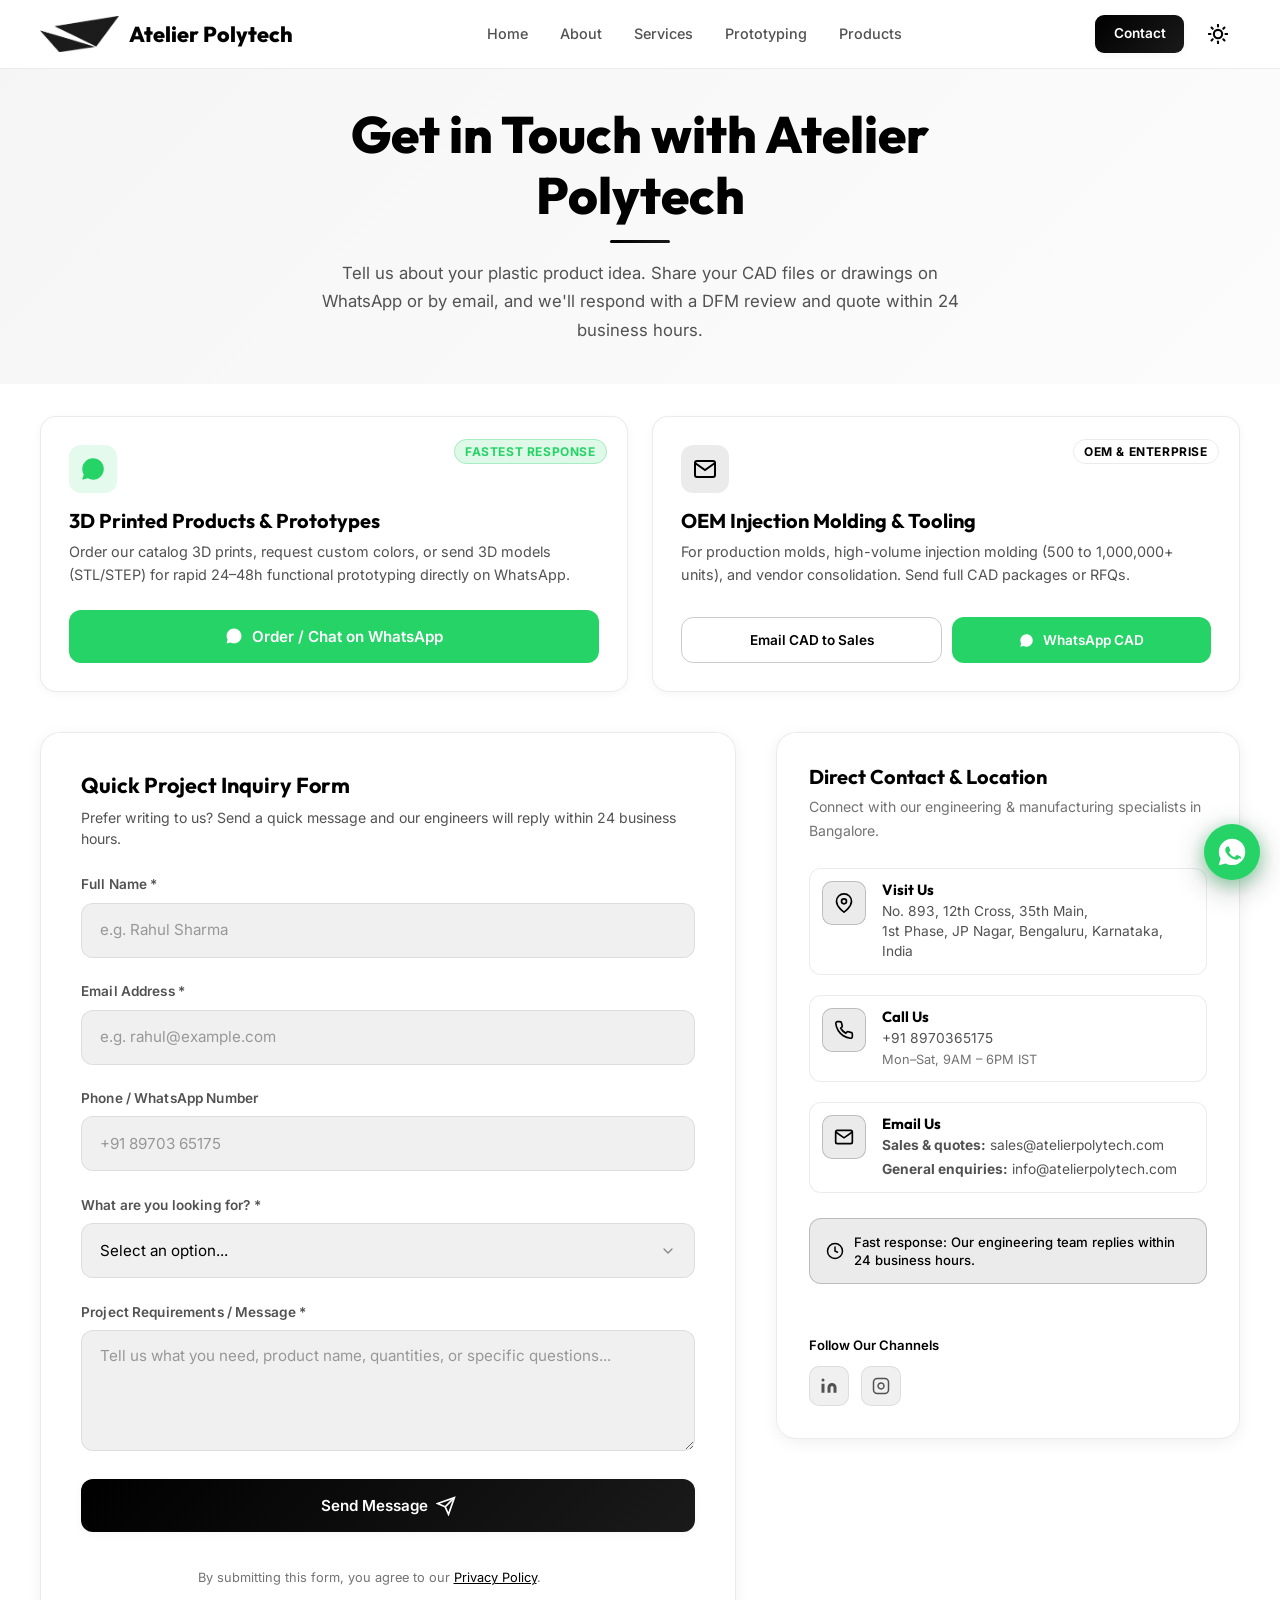
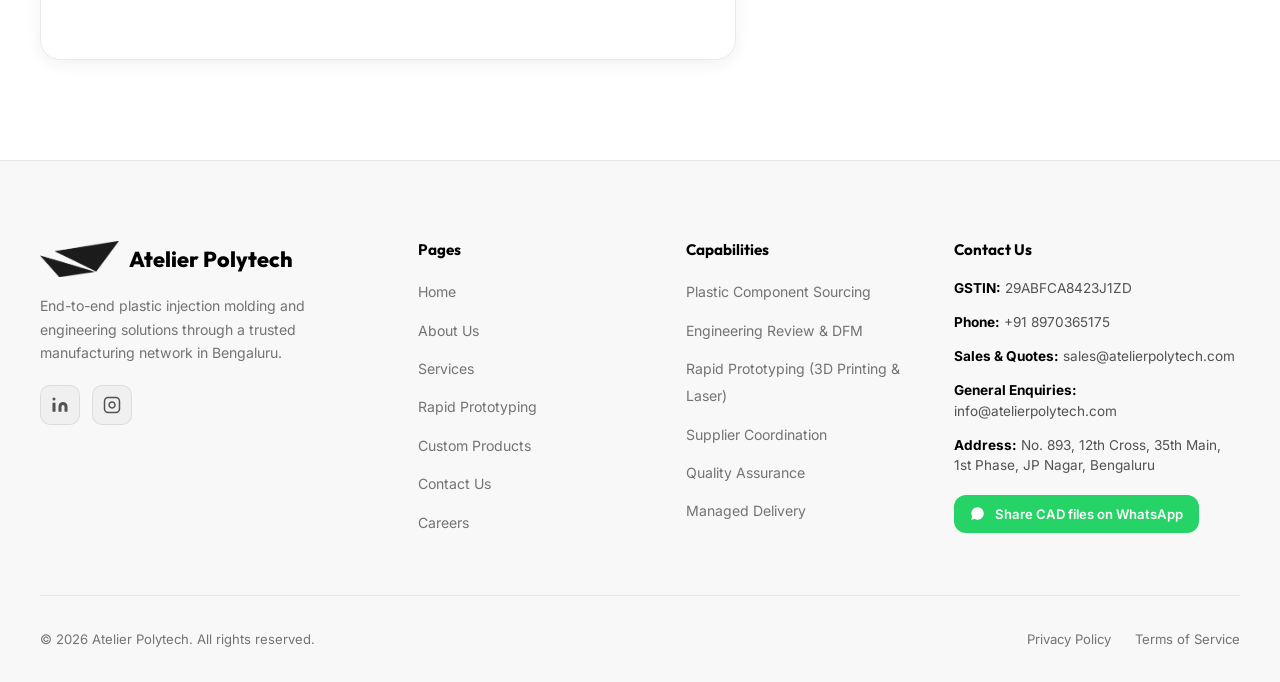
<file: contact.html>
<!DOCTYPE html>
<html lang="en">
<head>
  <meta charset="UTF-8">
  <meta name="viewport" content="width=device-width, initial-scale=1.0">
  
  <!-- Google tag (gtag.js) -->
  <script async src="https://www.googletagmanager.com/gtag/js?id=G-FTW6XRSSL4"></script>
  <script>
    window.dataLayer = window.dataLayer || [];
    function gtag(){dataLayer.push(arguments);}
    gtag('js', new Date());

    gtag('config', 'G-FTW6XRSSL4');
  </script>
  
  <!-- Primary Meta Tags -->
  <title>Contact Us | Plastic Injection Molding Manufacturer in Bangalore | Atelier Polytech</title>
  <meta name="description" content="Contact Atelier Polytech in Bengaluru for plastic injection molding, DFM engineering reviews, and in-house 3D prototyping. Fast response within 24 business hours.">
  <meta name="author" content="Atelier Polytech">
  <meta name="robots" content="index, follow">
  
  <!-- Canonical URL -->
  <link rel="canonical" href="https://atelierpolytech.com/contact">
  
  <!-- Open Graph / Facebook -->
  <meta property="og:type" content="website">
  <meta property="og:url" content="https://atelierpolytech.com/contact">
  <meta property="og:title" content="Contact Us - Atelier Polytech Bangalore">
  <meta property="og:description" content="Request a plastic injection molding quote, DFM review, or in-house prototyping consultation with Atelier Polytech in Bengaluru. Fast response within 24 business hours.">
  <meta property="og:image" content="https://atelierpolytech.com/assets/images/factory-facility.png">

  <!-- Twitter Card -->
  <meta name="twitter:card" content="summary_large_image">
  <meta name="twitter:title" content="Contact Us - Atelier Polytech Bangalore">
  <meta name="twitter:description" content="Request a plastic injection molding quote, DFM review, or in-house prototyping consultation with Atelier Polytech in Bengaluru.">
  <meta name="twitter:image" content="https://atelierpolytech.com/assets/images/factory-facility.png">

  <!-- Favicon -->
  <link rel="icon" type="image/png" sizes="48x48" href="assets/images/favicon_48.png">
  <link rel="icon" type="image/png" sizes="192x192" href="assets/images/favicon.png">
  <link rel="shortcut icon" href="favicon.ico">
  <link rel="apple-touch-icon" sizes="180x180" href="assets/images/favicon.png">

  <!-- Google Fonts Preconnect & Swap -->
  <link rel="preconnect" href="https://fonts.googleapis.com">
  <link rel="preconnect" href="https://fonts.gstatic.com" crossorigin>
  <link href="https://fonts.googleapis.com/css2?family=Inter:wght@400;500;600&family=Outfit:wght@600;700;800&display=swap" rel="stylesheet">

  <!-- BreadcrumbList Schema -->
  <script type="application/ld+json">
  {
    "@context": "https://schema.org",
    "@type": "BreadcrumbList",
    "itemListElement": [
      {
        "@type": "ListItem",
        "position": 1,
        "name": "Home",
        "item": "https://atelierpolytech.com/"
      },
      {
        "@type": "ListItem",
        "position": 2,
        "name": "Contact",
        "item": "https://atelierpolytech.com/contact"
      }
    ]
  }
  </script>

  <!-- Auto-detect system theme preference -->
  <script>
    (function() {
      function applySystemTheme() {
        const isDark = window.matchMedia && window.matchMedia('(prefers-color-scheme: dark)').matches;
        const savedTheme = localStorage.getItem('theme');
        const isMobile = window.innerWidth <= 860;
        
        if (isMobile || !savedTheme) {
          document.documentElement.setAttribute('data-theme', isDark ? 'dark' : 'light');
        } else {
          document.documentElement.setAttribute('data-theme', savedTheme);
        }
      }

      applySystemTheme();

      if (window.matchMedia) {
        window.matchMedia('(prefers-color-scheme: dark)').addEventListener('change', function(e) {
          const isMobile = window.innerWidth <= 860;
          if (isMobile || !localStorage.getItem('theme-manual-override')) {
            document.documentElement.setAttribute('data-theme', e.matches ? 'dark' : 'light');
          }
        });
      }
    })();
  </script>

  <!-- Stylesheets -->
  <link rel="stylesheet" href="css/themes.css?v=2.3">
  <link rel="stylesheet" href="css/style.css?v=2.3">
</head>
<body>

  <!-- Skip to main content -->
  <a href="#main-content" class="skip-link">Skip to main content</a>

  <!-- ========== NAVIGATION ========== -->
  <nav class="navbar" id="navbar">
    <div class="container">
      <a href="/" class="navbar__logo">
        <img src="assets/images/logo.png" alt="Atelier Polytech Logo" class="logo-animated-img logo-invert" width="36" height="36">
        <span>Atelier <span class="navbar__logo-accent">Polytech</span></span>
      </a>

      <!-- Desktop links -->
      <ul class="navbar__links" id="nav-links">
        <li><a href="/" class="navbar__link">Home</a></li>
        <li><a href="/about" class="navbar__link">About</a></li>
        <li><a href="/services" class="navbar__link">Services</a></li>
        <li><a href="/prototyping" class="navbar__link">Prototyping</a></li>
        <li><a href="/products" class="navbar__link">Products</a></li>
      </ul>

      <div class="navbar__actions" style="display: flex; align-items: center; gap: 0.75rem;">
        <a href="/contact" class="btn btn--primary btn--sm nav-cta-desktop" style="padding: 0.45rem 1.15rem; font-size: 0.85rem;">Contact</a>
        <button class="theme-toggle" aria-label="Toggle theme" id="theme-toggle-btn">
          <svg class="theme-toggle__icon theme-toggle__icon--sun" xmlns="http://www.w3.org/2000/svg" width="20" height="20" viewBox="0 0 24 24" fill="none" stroke="currentColor" stroke-width="2.5" stroke-linecap="round" stroke-linejoin="round">
            <circle cx="12" cy="12" r="5"></circle>
            <line x1="12" y1="1" x2="12" y2="3"></line>
            <line x1="12" y1="21" x2="12" y2="23"></line>
            <line x1="4.22" y1="4.22" x2="5.64" y2="5.64"></line>
            <line x1="18.36" y1="18.36" x2="19.78" y2="19.78"></line>
            <line x1="1" y1="12" x2="3" y2="12"></line>
            <line x1="21" y1="12" x2="23" y2="12"></line>
            <line x1="4.22" y1="19.78" x2="5.64" y2="18.36"></line>
            <line x1="18.36" y1="5.64" x2="19.78" y2="4.22"></line>
          </svg>
          <svg class="theme-toggle__icon theme-toggle__icon--moon" xmlns="http://www.w3.org/2000/svg" width="18" height="18" viewBox="0 0 24 24" fill="none" stroke="currentColor" stroke-width="2.5" stroke-linecap="round" stroke-linejoin="round">
            <path d="M21 12.79A9 9 0 1 1 11.21 3 7 7 0 0 0 21 12.79z"></path>
          </svg>
        </button>
        <button class="navbar__hamburger" id="nav-toggle" aria-label="Toggle navigation menu" aria-expanded="false" aria-controls="nav-mobile-menu">
          <span></span>
          <span></span>
          <span></span>
        </button>
      </div>
    </div>
  </nav>

  <!-- Mobile menu overlay -->
  <div class="navbar__backdrop" id="nav-backdrop"></div>
  <div class="navbar__mobile-menu" id="nav-mobile-menu" aria-hidden="true">
    <div style="display:flex;flex-direction:column;gap:1.2rem;flex-grow:1;">
      <a href="/" class="navbar__link">Home</a>
      <a href="/about" class="navbar__link">About</a>
      <a href="/services" class="navbar__link">Services</a>
      <a href="/prototyping" class="navbar__link">Prototyping</a>
      <a href="/products" class="navbar__link">Products</a>
      <a href="/contact" class="navbar__link active">Contact Us</a>
    </div>
    <div style="padding-top:1.5rem;border-top:1px solid var(--border-color);">
      <a href="/contact" class="btn btn--primary" style="width:100%;text-align:center;">Start Your Project</a>
    </div>
  </div>

  <main id="main-content">
    <!-- Hero Section -->
    <section class="section" style="padding-top:6.5rem;padding-bottom:2.5rem;background:var(--gradient-card);">
      <div class="container" style="max-width:850px;text-align:center;">
        <h1 class="section__title" style="font-size:clamp(1.85rem,5.5vw,3.2rem);margin-bottom:1rem;">
          Get in Touch with <span>Atelier Polytech</span>
        </h1>
        <p class="section__subtitle" style="font-size:1.05rem;max-width:650px;margin:0 auto;">
          Tell us about your plastic product idea. Share your CAD files or drawings on WhatsApp or by email, and we'll respond with a DFM review and quote within 24 business hours.
        </p>
      </div>
    </section>

    <!-- Main Contact Section -->
    <section class="section" id="contact" style="position: relative; overflow: hidden; padding-top:2rem;">
      <div id="contact-glow" style="position: absolute; inset: 0; z-index: 0; pointer-events: none; mix-blend-mode: screen;"></div>
      
      <div class="container" style="position: relative; z-index: 1;">
        <!-- Dual Fast-Track Ordering Channels -->
        <div class="contact-channels" style="display:grid; grid-template-columns:repeat(auto-fit, minmax(290px, 1fr)); gap:1.5rem; margin-bottom:2.5rem;">
          <!-- Channel 1: 3D Printed Products & Custom Prints -->
          <div class="contact-channel-card" style="background:var(--bg-card); border:1px solid var(--border-color); border-radius:16px; padding:1.75rem; position:relative; overflow:hidden; display:flex; flex-direction:column; justify-content:space-between; box-shadow:var(--shadow-sm);">
            <div style="position:absolute; top:1.25rem; right:1.25rem;">
              <span style="background:rgba(37, 211, 102, 0.15); color:#25D366; font-size:0.75rem; font-weight:700; padding:0.25rem 0.65rem; border-radius:50px; text-transform:uppercase; letter-spacing:0.05em; border:1px solid rgba(37, 211, 102, 0.3);">Fastest Response</span>
            </div>
            <div>
              <div style="width:48px; height:48px; border-radius:12px; background:rgba(37, 211, 102, 0.12); display:flex; align-items:center; justify-content:center; color:#25D366; margin-bottom:1rem;">
                <svg width="26" height="26" viewBox="0 0 24 24" fill="currentColor" aria-hidden="true"><path d="M12.04 2C6.58 2 2.13 6.45 2.13 11.91C2.13 13.66 2.59 15.36 3.45 16.86L2.05 22L7.3 20.62C8.75 21.41 10.38 21.83 12.04 21.83C17.5 21.83 21.95 17.38 21.95 11.92C21.95 9.27 20.92 6.78 19.05 4.91C17.18 3.03 14.69 2 12.04 2Z"/></svg>
              </div>
              <h3 style="font-size:1.25rem; font-weight:700; color:var(--text-primary); margin-bottom:0.5rem;">3D Printed Products &amp; Prototypes</h3>
              <p style="font-size:0.9rem; color:var(--text-secondary); line-height:1.55; margin-bottom:1.5rem;">
                Order our catalog 3D prints, request custom colors, or send 3D models (STL/STEP) for rapid 24–48h functional prototyping directly on WhatsApp.
              </p>
            </div>
            <a href="https://wa.me/918970365175?text=Hi%20Atelier%20Polytech%2C%20I%27d%20like%20to%20order%20%2F%20inquire%20about%20a%203D%20printed%20product." target="_blank" rel="noopener noreferrer" class="btn btn--whatsapp" style="width:100%; text-align:center;">
              <svg width="18" height="18" viewBox="0 0 24 24" fill="currentColor" aria-hidden="true"><path d="M12.04 2C6.58 2 2.13 6.45 2.13 11.91C2.13 13.66 2.59 15.36 3.45 16.86L2.05 22L7.3 20.62C8.75 21.41 10.38 21.83 12.04 21.83C17.5 21.83 21.95 17.38 21.95 11.92C21.95 9.27 20.92 6.78 19.05 4.91C17.18 3.03 14.69 2 12.04 2Z"/></svg>
              Order / Chat on WhatsApp
            </a>
          </div>

          <!-- Channel 2: OEMs, Industrial Tooling & Volume Manufacturing -->
          <div class="contact-channel-card" style="background:var(--bg-card); border:1px solid var(--border-color); border-radius:16px; padding:1.75rem; position:relative; overflow:hidden; display:flex; flex-direction:column; justify-content:space-between; box-shadow:var(--shadow-sm);">
            <div style="position:absolute; top:1.25rem; right:1.25rem;">
              <span style="background:rgba(255, 255, 255, 0.08); color:var(--accent); font-size:0.75rem; font-weight:700; padding:0.25rem 0.65rem; border-radius:50px; text-transform:uppercase; letter-spacing:0.05em; border:1px solid var(--border-color);">OEM &amp; Enterprise</span>
            </div>
            <div>
              <div style="width:48px; height:48px; border-radius:12px; background:var(--accent-glow); display:flex; align-items:center; justify-content:center; color:var(--accent); margin-bottom:1rem;">
                <svg width="24" height="24" viewBox="0 0 24 24" fill="none" stroke="currentColor" stroke-width="2" aria-hidden="true"><path d="M4 4h16c1.1 0 2 .9 2 2v12c0 1.1-.9 2-2 2H4c-1.1 0-2-.9-2-2V6c0-1.1.9-2 2-2z"></path><polyline points="22,6 12,13 2,6"></polyline></svg>
              </div>
              <h3 style="font-size:1.25rem; font-weight:700; color:var(--text-primary); margin-bottom:0.5rem;">OEM Injection Molding &amp; Tooling</h3>
              <p style="font-size:0.9rem; color:var(--text-secondary); line-height:1.55; margin-bottom:1.5rem;">
                For production molds, high-volume injection molding (500 to 1,000,000+ units), and vendor consolidation. Send full CAD packages or RFQs.
              </p>
            </div>
            <div style="display:flex; gap:0.6rem; flex-wrap:wrap;">
              <a href="mailto:sales@atelierpolytech.com?subject=OEM%20Injection%20Molding%20RFQ" class="btn btn--secondary" style="flex:1; min-width:140px; text-align:center; font-size:0.85rem; padding:0.65rem 0.75rem;">
                Email CAD to Sales
              </a>
              <a href="https://wa.me/918970365175?text=Hi%20Atelier%20Polytech%2C%20I%27d%20like%20a%20quote%20for%20an%20OEM%20injection%20molding%20project." target="_blank" rel="noopener noreferrer" class="btn btn--whatsapp" style="flex:1; min-width:140px; text-align:center; font-size:0.85rem; padding:0.65rem 0.75rem;">
                <svg width="15" height="15" viewBox="0 0 24 24" fill="currentColor" aria-hidden="true"><path d="M12.04 2C6.58 2 2.13 6.45 2.13 11.91C2.13 13.66 2.59 15.36 3.45 16.86L2.05 22L7.3 20.62C8.75 21.41 10.38 21.83 12.04 21.83C17.5 21.83 21.95 17.38 21.95 11.92C21.95 9.27 20.92 6.78 19.05 4.91C17.18 3.03 14.69 2 12.04 2Z"/></svg>
                WhatsApp CAD
              </a>
            </div>
          </div>
        </div>

        <div class="contact__grid">
          <!-- Form -->
          <div class="contact__form-card">
            <h2 style="font-size:1.35rem;font-weight:700;margin-bottom:0.5rem;color:var(--text-primary);">Quick Project Inquiry Form</h2>
            <p style="font-size:0.88rem;color:var(--text-secondary);margin-bottom:1.5rem;line-height:1.5;">
              Prefer writing to us? Send a quick message and our engineers will reply within 24 business hours.
            </p>

            <form class="contact__form" id="contact-form" action="https://formspree.io/f/xaqkvwyb" method="POST">
              <!-- Honeypot spam field -->
              <input type="text" name="_gotcha" style="display:none !important;" tabindex="-1" autocomplete="off" aria-hidden="true">

              <div class="form-group">
                <label for="form-name">Full Name *</label>
                <input type="text" id="form-name" name="name" placeholder="e.g. Rahul Sharma" required autocomplete="name">
              </div>

              <div class="form-group">
                <label for="form-email">Email Address *</label>
                <input type="email" id="form-email" name="email" placeholder="e.g. rahul@example.com" required autocomplete="email">
              </div>

              <div class="form-group">
                <label for="form-phone">Phone / WhatsApp Number</label>
                <input type="tel" id="form-phone" name="phone" placeholder="+91 89703 65175" autocomplete="tel">
              </div>

              <div class="form-group">
                <label for="form-interest">What are you looking for? *</label>
                <select id="form-interest" name="service" required>
                  <option value="" disabled selected>Select an option...</option>
                  <option value="3d-print-order">3D Printed Product Order</option>
                  <option value="prototyping">Rapid Prototyping (3D Printing &amp; Laser)</option>
                  <option value="injection-molding">Plastic Injection Molding &amp; Tooling</option>
                  <option value="engineering-review">Engineering Review &amp; DFM</option>
                  <option value="other">General Inquiry</option>
                </select>
              </div>

              <div class="form-group">
                <label for="form-message">Project Requirements / Message *</label>
                <textarea id="form-message" name="message" rows="4" placeholder="Tell us what you need, product name, quantities, or specific questions..." required></textarea>
              </div>

              <button type="submit" class="btn btn--primary" style="width:100%;margin-top:0.4rem;">
                <span>Send Message</span>
                <svg xmlns="http://www.w3.org/2000/svg" width="20" height="20" viewBox="0 0 24 24" fill="none" stroke="currentColor" stroke-width="2" aria-hidden="true"><line x1="22" y1="2" x2="11" y2="13"></line><polygon points="22 2 15 22 11 13 2 9 22 2"></polygon></svg>
              </button>

              <p style="font-size:0.8rem;color:var(--text-muted);margin-top:0.75rem;text-align:center;">
                By submitting this form, you agree to our <a href="/privacy" style="color:var(--accent);text-decoration:underline;">Privacy Policy</a>.
              </p>

              <p id="contact-form-status" style="margin-top: 0.5rem; font-size: 0.9rem; text-align: center; font-weight: 500;"></p>
            </form>
          </div>

          <!-- Contact Info Card -->
          <div class="contact__info-card">
            <div class="contact__info-header">
              <h3>Direct Contact &amp; Location</h3>
              <p>Connect with our engineering &amp; manufacturing specialists in Bangalore.</p>
            </div>

            <div class="contact__info-list">
              <div class="contact__info-item">
                <div class="contact__info-icon">
                  <svg xmlns="http://www.w3.org/2000/svg" width="20" height="20" viewBox="0 0 24 24" fill="none" stroke="currentColor" stroke-width="2" aria-hidden="true"><path d="M21 10c0 7-9 13-9 13s-9-6-9-13a9 9 0 0 1 18 0z"></path><circle cx="12" cy="10" r="3"></circle></svg>
                </div>
                <div class="contact__info-content">
                  <h4>Visit Us</h4>
                  <p>No. 893, 12th Cross, 35th Main,<br>1st Phase, JP Nagar, Bengaluru, Karnataka, India</p>
                </div>
              </div>

              <div class="contact__info-item">
                <div class="contact__info-icon">
                  <svg xmlns="http://www.w3.org/2000/svg" width="20" height="20" viewBox="0 0 24 24" fill="none" stroke="currentColor" stroke-width="2" aria-hidden="true"><path d="M22 16.92v3a2 2 0 0 1-2.18 2 19.79 19.79 0 0 1-8.63-3.07 19.5 19.5 0 0 1-6-6 19.79 19.79 0 0 1-3.07-8.67A2 2 0 0 1 4.11 2h3a2 2 0 0 1 2 1.72c.12.96.36 1.9.7 2.81a2 2 0 0 1-.45 2.11L8.09 9.91a16 16 0 0 0 6 6l1.27-1.27a2 2 0 0 1 2.11-.45c.91.34 1.85.58 2.81.7A2 2 0 0 1 22 16.92z"></path></svg>
                </div>
                <div class="contact__info-content">
                  <h4>Call Us</h4>
                  <p><a href="tel:+918970365175">+91 8970365175</a></p>
                  <p style="font-size:0.8rem;color:var(--text-muted);margin-top:2px;">Mon&ndash;Sat, 9AM &ndash; 6PM IST</p>
                </div>
              </div>

              <div class="contact__info-item">
                <div class="contact__info-icon">
                  <svg xmlns="http://www.w3.org/2000/svg" width="20" height="20" viewBox="0 0 24 24" fill="none" stroke="currentColor" stroke-width="2" aria-hidden="true"><path d="M4 4h16c1.1 0 2 .9 2 2v12c0 1.1-.9 2-2 2H4c-1.1 0-2-.9-2-2V6c0-1.1.9-2 2-2z"></path><polyline points="22,6 12,13 2,6"></polyline></svg>
                </div>
                <div class="contact__info-content">
                  <h4>Email Us</h4>
                  <p style="margin-bottom:0.25rem;"><strong>Sales &amp; quotes:</strong> <a href="mailto:sales@atelierpolytech.com">sales@atelierpolytech.com</a></p>
                  <p><strong>General enquiries:</strong> <a href="mailto:info@atelierpolytech.com">info@atelierpolytech.com</a></p>
                </div>
              </div>
            </div>

            <div class="contact__trust-badge">
              <svg xmlns="http://www.w3.org/2000/svg" width="18" height="18" viewBox="0 0 24 24" fill="none" stroke="currentColor" stroke-width="2" aria-hidden="true"><circle cx="12" cy="12" r="10"></circle><polyline points="12 6 12 12 16 14"></polyline></svg>
              <span>Fast response: Our engineering team replies within 24 business hours.</span>
            </div>

            <div style="margin-top:1.5rem;">
              <p style="font-size:0.82rem;font-weight:600;margin-bottom:0.6rem;color:var(--text-primary);">Follow Our Channels</p>
              <div class="footer__social">
                <a href="https://www.linkedin.com/company/atelier-polytech/" target="_blank" rel="noopener noreferrer" class="footer__social-link" aria-label="LinkedIn">
                  <svg xmlns="http://www.w3.org/2000/svg" width="18" height="18" viewBox="0 0 24 24" fill="currentColor" aria-hidden="true"><path d="M16 8a6 6 0 0 1 6 6v7h-4v-7a2 2 0 0 0-4 0v7h-4v-7a6 6 0 0 1 6-6z"></path><rect x="2" y="9" width="4" height="12"></rect><circle cx="4" cy="4" r="2"></circle></svg>
                </a>
                <a href="https://www.instagram.com/atelierpolytech?igsh=MWxocjNvMjVxOXMwYQ%3D%3D" target="_blank" rel="noopener noreferrer" class="footer__social-link" aria-label="Instagram">
                  <svg xmlns="http://www.w3.org/2000/svg" width="18" height="18" viewBox="0 0 24 24" fill="none" stroke="currentColor" stroke-width="2" aria-hidden="true"><rect x="2" y="2" width="20" height="20" rx="5" ry="5"></rect><path d="M16 11.37A4 4 0 1 1 12.63 8 4 4 0 0 1 16 11.37z"></path><line x1="17.5" y1="6.5" x2="17.51" y2="6.5"></line></svg>
                </a>
              </div>
            </div>
          </div>
        </div>
      </div>
    </section>
  </main>

  <!-- ========== FOOTER ========== -->
  <footer class="footer">
    <div class="container">
      <div class="footer__grid">
        <div class="footer__brand">
          <a href="/" class="navbar__logo" style="margin-bottom:1rem;display:inline-flex;">
            <img src="assets/images/logo.png" alt="Atelier Polytech - Precision plastic injection molding partner in Bengaluru" class="logo-invert" style="height:36px;" width="36" height="36" loading="lazy">
            <span>Atelier <span class="navbar__logo-accent">Polytech</span></span>
          </a>
          <p>End-to-end plastic injection molding and engineering solutions through a trusted manufacturing network in Bengaluru.</p>
          <div class="footer__social">
            <a href="https://www.linkedin.com/company/atelier-polytech/" target="_blank" rel="noopener noreferrer" class="footer__social-link" aria-label="LinkedIn">
              <svg xmlns="http://www.w3.org/2000/svg" width="18" height="18" viewBox="0 0 24 24" fill="currentColor" aria-hidden="true"><path d="M16 8a6 6 0 0 1 6 6v7h-4v-7a2 2 0 0 0-4 0v7h-4v-7a6 6 0 0 1 6-6z"></path><rect x="2" y="9" width="4" height="12"></rect><circle cx="4" cy="4" r="2"></circle></svg>
            </a>
            <a href="https://www.instagram.com/atelierpolytech?igsh=MWxocjNvMjVxOXMwYQ%3D%3D" target="_blank" rel="noopener noreferrer" class="footer__social-link" aria-label="Instagram">
              <svg xmlns="http://www.w3.org/2000/svg" width="18" height="18" viewBox="0 0 24 24" fill="none" stroke="currentColor" stroke-width="2" aria-hidden="true"><rect x="2" y="2" width="20" height="20" rx="5" ry="5"></rect><path d="M16 11.37A4 4 0 1 1 12.63 8 4 4 0 0 1 16 11.37z"></path><line x1="17.5" y1="6.5" x2="17.51" y2="6.5"></line></svg>
            </a>
          </div>
        </div>

        <div class="footer__column">
          <h4>Pages</h4>
          <ul>
            <li><a href="/">Home</a></li>
            <li><a href="/about">About Us</a></li>
            <li><a href="/services">Services</a></li>
            <li><a href="/prototyping">Rapid Prototyping</a></li>
            <li><a href="/products">Custom Products</a></li>
            <li><a href="/contact">Contact Us</a></li>
            <li><a href="/careers">Careers</a></li>
          </ul>
        </div>

        <div class="footer__column">
          <h4>Capabilities</h4>
          <ul>
            <li><a href="/services">Plastic Component Sourcing</a></li>
            <li><a href="/services">Engineering Review &amp; DFM</a></li>
            <li><a href="/prototyping">Rapid Prototyping (3D Printing &amp; Laser)</a></li>
            <li><a href="/services">Supplier Coordination</a></li>
            <li><a href="/services">Quality Assurance</a></li>
            <li><a href="/services">Managed Delivery</a></li>
          </ul>
        </div>

        <div class="footer__column footer__contact">
          <h4>Contact Us</h4>
          <div class="footer__contact-items" style="display:flex;flex-direction:column;gap:0.85rem;">
            <p style="margin:0;font-size:0.85rem;color:var(--text-secondary);"><strong>GSTIN:</strong> 29ABFCA8423J1ZD</p>
            <p style="margin:0;font-size:0.85rem;color:var(--text-secondary);"><strong>Phone:</strong> <a href="tel:+918970365175" style="color:var(--text-secondary);text-decoration:none;">+91 8970365175</a></p>
            <p style="margin:0;font-size:0.85rem;color:var(--text-secondary);"><strong>Sales &amp; Quotes:</strong> <a href="mailto:sales@atelierpolytech.com" style="color:var(--text-secondary);text-decoration:none;">sales@atelierpolytech.com</a></p>
            <p style="margin:0;font-size:0.85rem;color:var(--text-secondary);"><strong>General Enquiries:</strong> <a href="mailto:info@atelierpolytech.com" style="color:var(--text-secondary);text-decoration:none;">info@atelierpolytech.com</a></p>
            <p style="margin:0;font-size:0.85rem;color:var(--text-secondary);"><strong>Address:</strong> No. 893, 12th Cross, 35th Main, 1st Phase, JP Nagar, Bengaluru</p>
            <a href="https://wa.me/918970365175?text=Hi%20Atelier%20Polytech%2C%20I%27d%20like%20a%20quote%20for%20a%20plastic%20part.%20Material%3A%20%20Quantity%3A%20" target="_blank" rel="noopener" class="btn btn--whatsapp" style="padding:0.5rem 1rem;font-size:0.82rem;width:fit-content;margin-top:0.35rem;">
              <svg width="15" height="15" viewBox="0 0 24 24" fill="currentColor" aria-hidden="true"><path d="M12.04 2C6.58 2 2.13 6.45 2.13 11.91C2.13 13.66 2.59 15.36 3.45 16.86L2.05 22L7.3 20.62C8.75 21.41 10.38 21.83 12.04 21.83C17.5 21.83 21.95 17.38 21.95 11.92C21.95 9.27 20.92 6.78 19.05 4.91C17.18 3.03 14.69 2 12.04 2Z"/></svg>
              Share CAD files on WhatsApp
            </a>
          </div>
        </div>
      </div>

      <div class="footer__bottom">
        <p>&copy; 2026 Atelier Polytech. All rights reserved.</p>
        <div class="footer__bottom-links">
          <a href="/privacy">Privacy Policy</a>
          <a href="/terms">Terms of Service</a>
        </div>
      </div>
    </div>
  </footer>

  <!-- Scripts -->
  <script src="js/products.js?v=2.3"></script>
  <script src="js/main.js?v=2.3"></script>
</body>
</html>
</file>
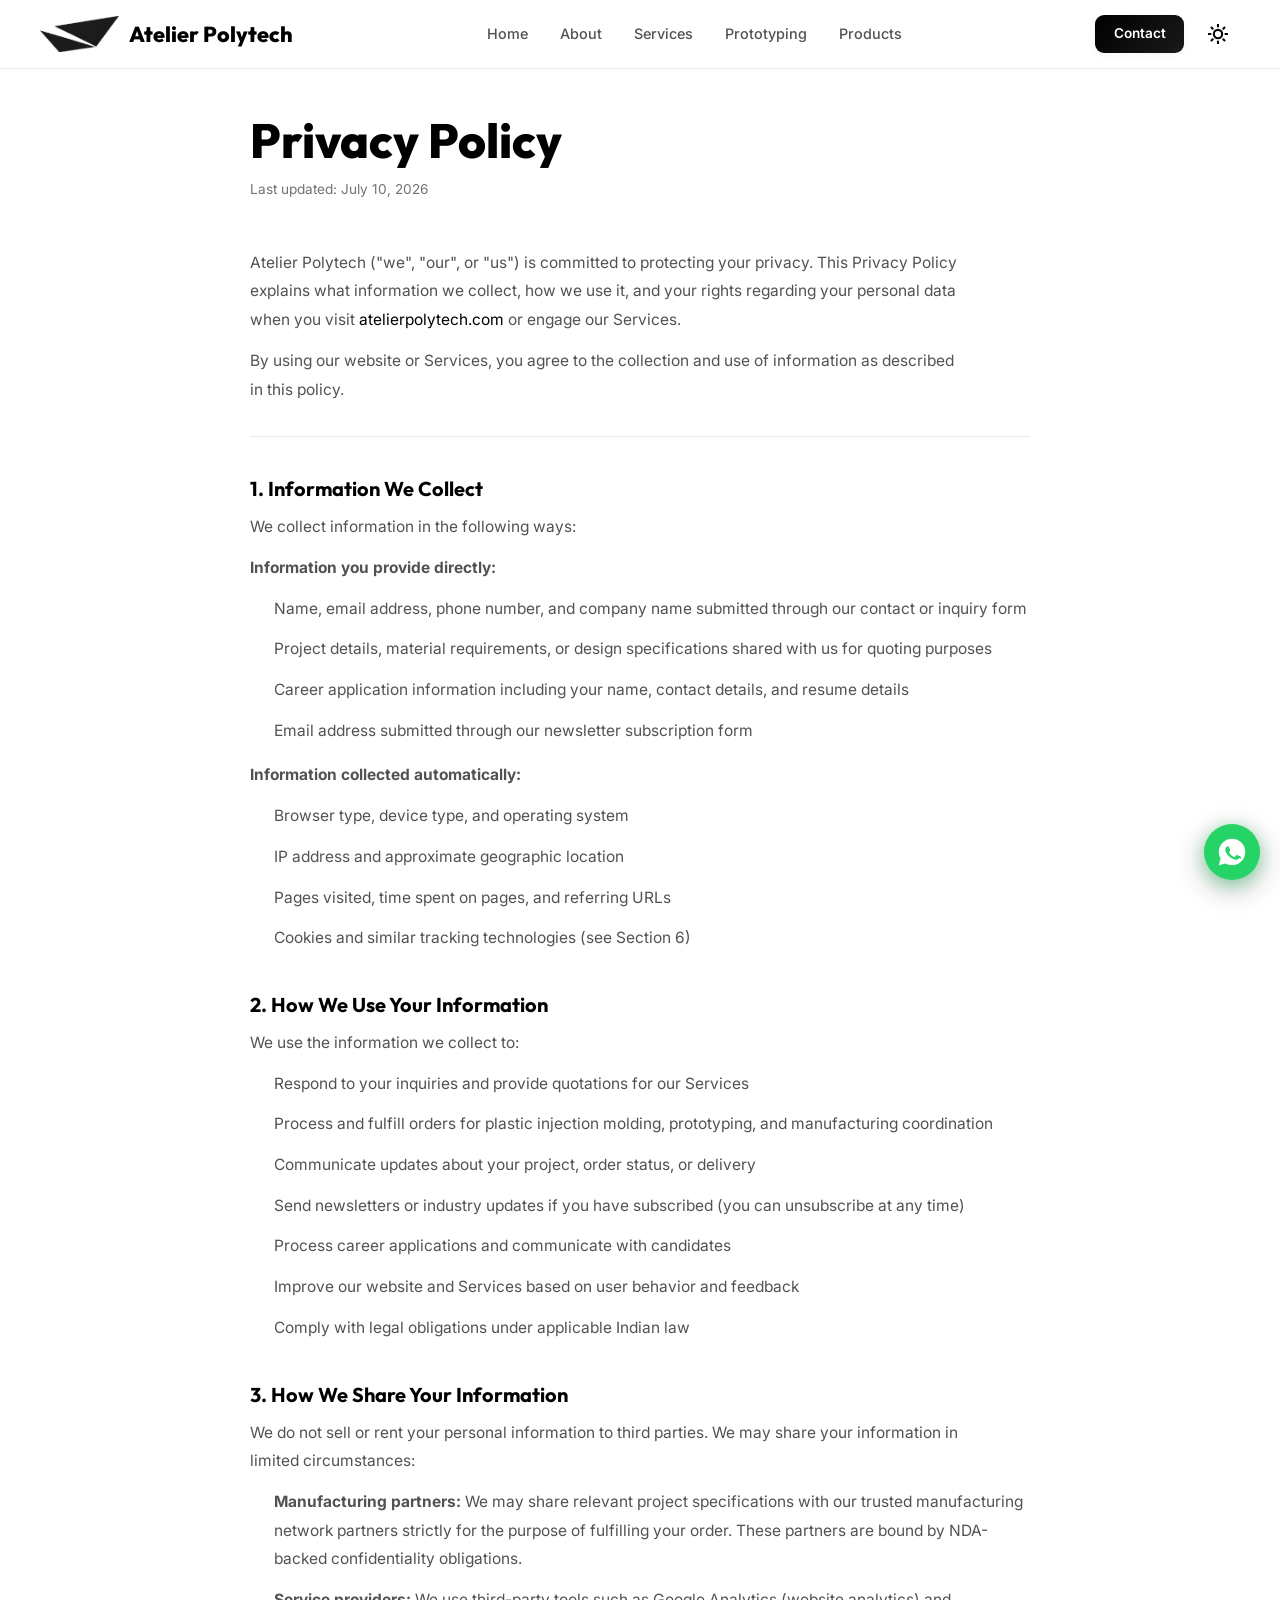
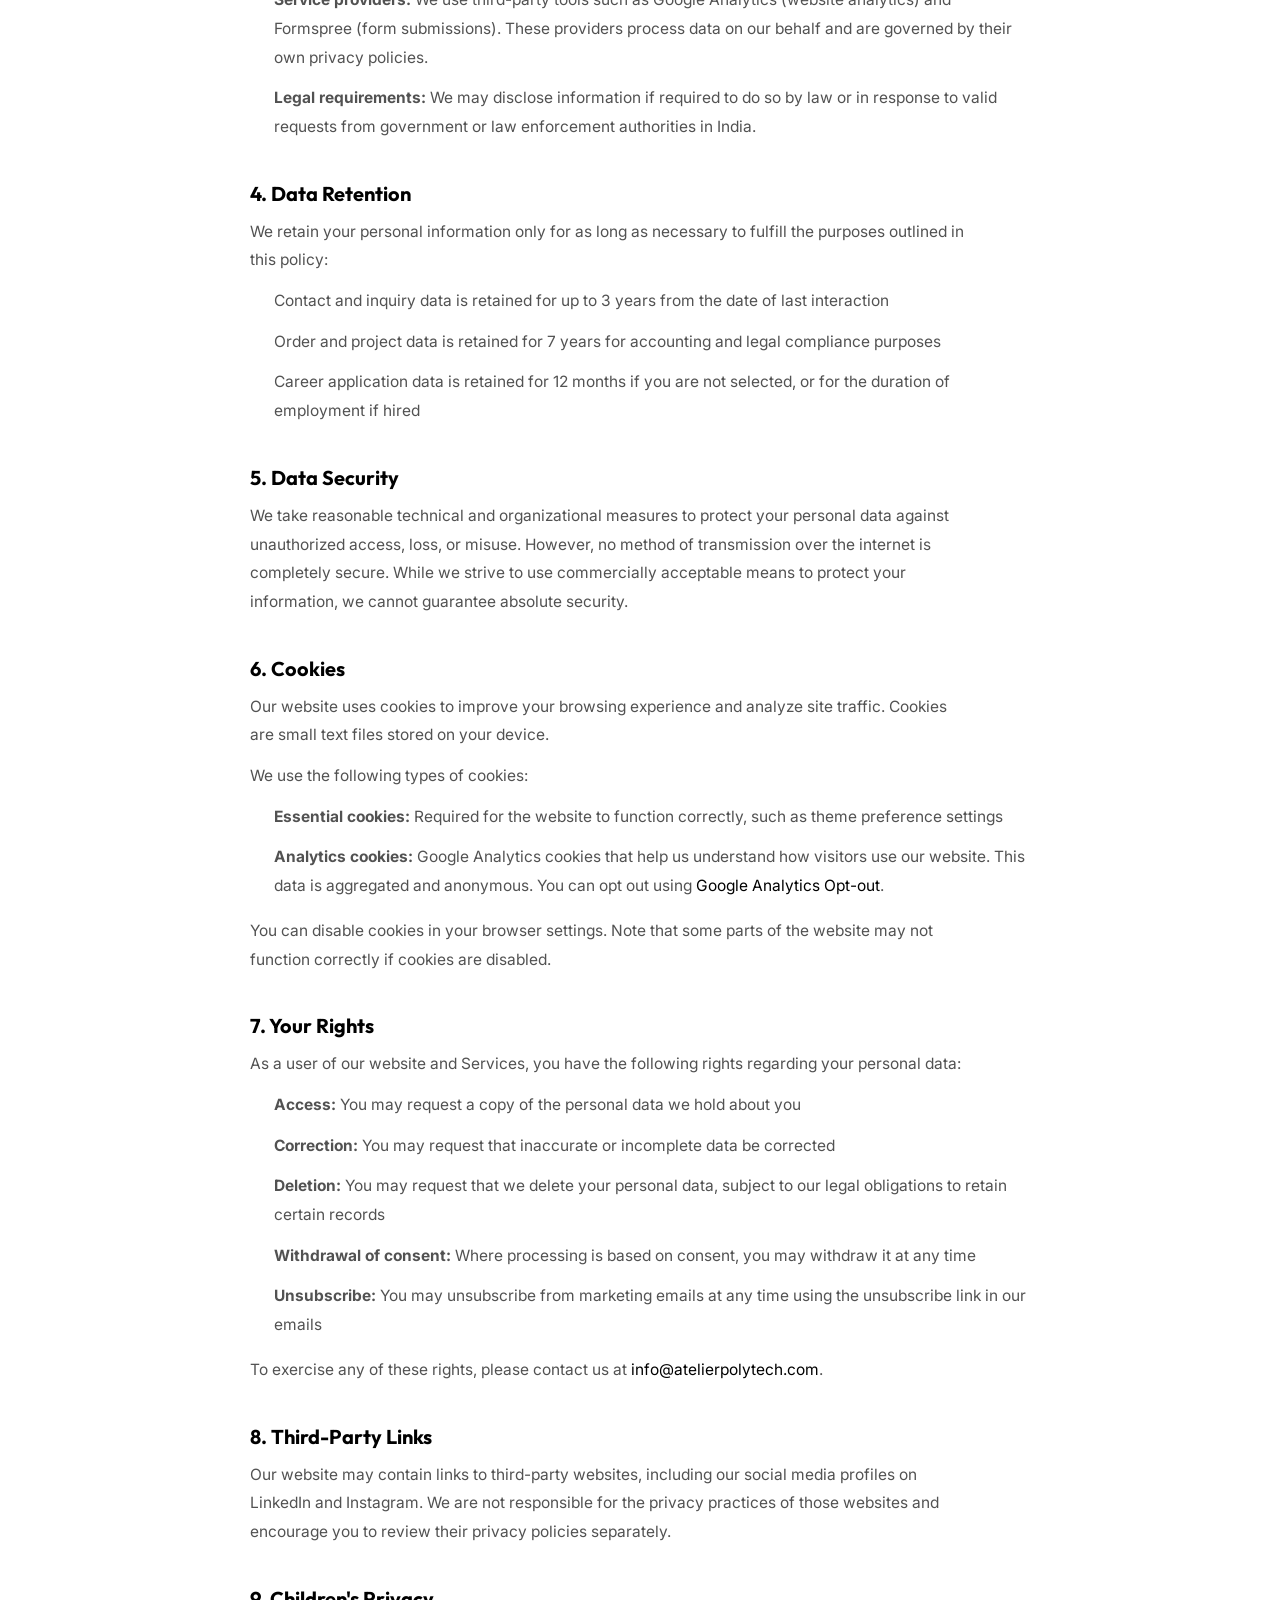
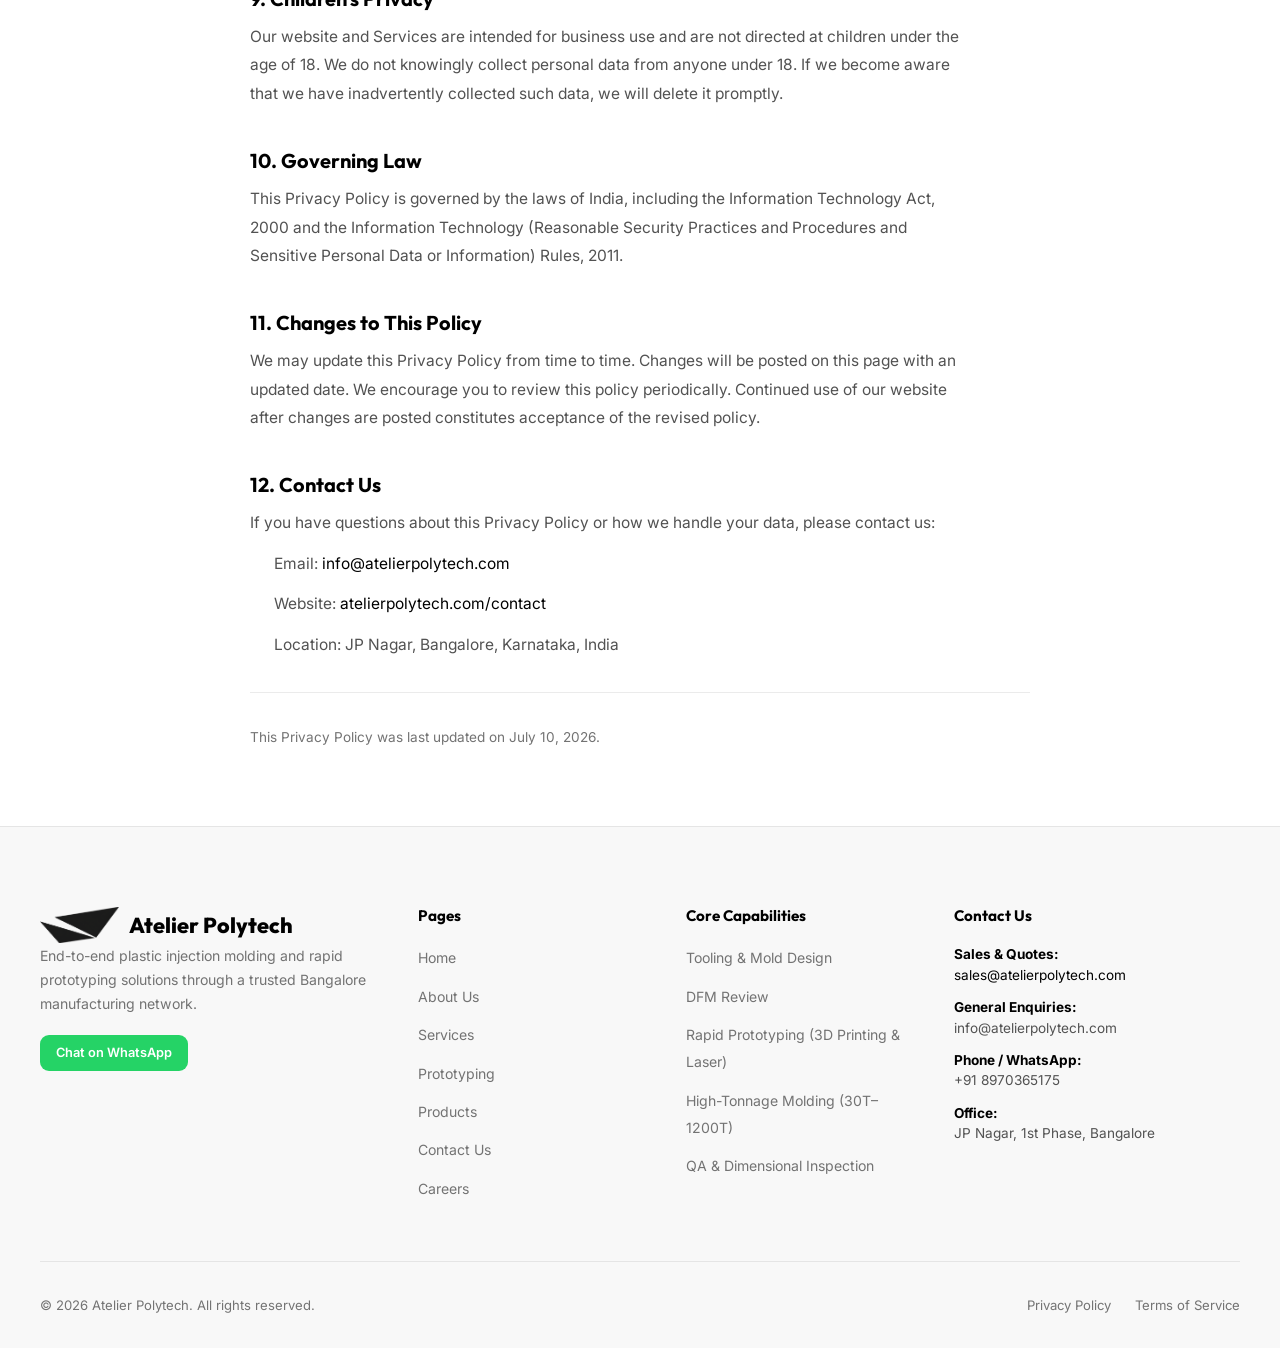
<file: privacy.html>
<!DOCTYPE html>
<html lang="en">
<head>
  <meta charset="UTF-8">
  <meta name="viewport" content="width=device-width, initial-scale=1.0">

  <!-- Primary Meta Tags -->
  <meta name="description" content="Privacy Policy for Atelier Polytech. Learn how we collect, use, and protect your data when you use our website and plastic manufacturing services.">
  <link rel="canonical" href="https://atelierpolytech.com/privacy">

  <title>Privacy Policy | Atelier Polytech Bangalore</title>

  <!-- Open Graph -->
  <meta property="og:type" content="website">
  <meta property="og:url" content="https://atelierpolytech.com/privacy">
  <meta property="og:title" content="Privacy Policy | Atelier Polytech">
  <meta property="og:description" content="Privacy Policy for Atelier Polytech plastic injection molding and rapid prototyping services.">
  <meta property="og:image" content="https://atelierpolytech.com/assets/images/logo.png">

  <!-- Twitter Card -->
  <meta name="twitter:card" content="summary">
  <meta name="twitter:title" content="Privacy Policy | Atelier Polytech">
  <meta name="twitter:description" content="Privacy Policy for Atelier Polytech plastic injection molding and rapid prototyping services.">

  <!-- Favicon -->
  <link rel="icon" type="image/png" sizes="48x48" href="assets/images/favicon_48.png">
  <link rel="icon" type="image/png" sizes="192x192" href="assets/images/favicon.png">
  <link rel="shortcut icon" href="favicon.ico">

  <!-- Google Fonts Preconnect & Swap -->
  <link rel="preconnect" href="https://fonts.googleapis.com">
  <link rel="preconnect" href="https://fonts.gstatic.com" crossorigin>
  <link href="https://fonts.googleapis.com/css2?family=Inter:wght@400;500;600&family=Outfit:wght@600;700;800&display=swap" rel="stylesheet">

  <!-- Auto-detect system theme preference -->
  <script>
    (function () {
      function applySystemTheme() {
        const isDark = window.matchMedia && window.matchMedia('(prefers-color-scheme: dark)').matches;
        const savedTheme = localStorage.getItem('theme');
        const isMobile = window.innerWidth <= 860;
        if (isMobile || !savedTheme) {
          document.documentElement.setAttribute('data-theme', isDark ? 'dark' : 'light');
        } else {
          document.documentElement.setAttribute('data-theme', savedTheme);
        }
      }
      applySystemTheme();
    })();
  </script>

  <!-- Stylesheets -->
  <link rel="stylesheet" href="css/themes.css?v=2.3">
  <link rel="stylesheet" href="css/style.css?v=2.3">

  <style>
    .legal-page {
      max-width: 820px;
      margin: 0 auto;
      padding: 7rem 1.25rem 4rem;
    }

    .legal-page h1 {
      font-family: Outfit, sans-serif;
      font-size: clamp(2rem, 5vw, 3rem);
      margin-bottom: 0.5rem;
      color: var(--text-primary);
    }

    .legal-page .last-updated {
      font-size: 0.85rem;
      color: var(--text-muted);
      margin-bottom: 3rem;
      display: block;
    }

    .legal-page h2 {
      font-family: Outfit, sans-serif;
      font-size: 1.25rem;
      margin: 2.5rem 0 0.75rem;
      color: var(--text-primary);
    }

    .legal-page p,
    .legal-page li {
      font-size: 0.97rem;
      line-height: 1.85;
      color: var(--text-secondary);
      margin-bottom: 0.75rem;
    }

    .legal-page ul {
      padding-left: 1.5rem;
      margin-bottom: 1rem;
    }

    .legal-page a {
      color: var(--accent);
      text-decoration: none;
    }

    .legal-page a:hover {
      text-decoration: underline;
    }

    .legal-divider {
      border: none;
      border-top: 1px solid var(--border-color);
      margin: 2rem 0;
    }
  </style>
</head>

<body>

  <!-- Skip to main content -->
  <a href="#main-content" class="skip-link">Skip to main content</a>

  <!-- ========== NAVIGATION ========== -->
  <nav class="navbar" id="navbar">
    <div class="container">
      <a href="/" class="navbar__logo">
        <img src="assets/images/logo.png" alt="Atelier Polytech Logo" class="logo-animated-img logo-invert" width="36" height="36">
        <span>Atelier <span class="navbar__logo-accent">Polytech</span></span>
      </a>

      <!-- Desktop links -->
      <ul class="navbar__links" id="nav-links">
        <li><a href="/" class="navbar__link">Home</a></li>
        <li><a href="/about" class="navbar__link">About</a></li>
        <li><a href="/services" class="navbar__link">Services</a></li>
        <li><a href="/prototyping" class="navbar__link">Prototyping</a></li>
        <li><a href="/products" class="navbar__link">Products</a></li>
      </ul>

      <div class="navbar__actions" style="display: flex; align-items: center; gap: 0.75rem;">
        <a href="/contact" class="btn btn--primary btn--sm nav-cta-desktop" style="padding: 0.45rem 1.15rem; font-size: 0.85rem;">Contact</a>
        <button class="theme-toggle" aria-label="Toggle theme" id="theme-toggle-btn">
          <svg class="theme-toggle__icon theme-toggle__icon--sun" xmlns="http://www.w3.org/2000/svg" width="20" height="20" viewBox="0 0 24 24" fill="none" stroke="currentColor" stroke-width="2.5" stroke-linecap="round" stroke-linejoin="round">
            <circle cx="12" cy="12" r="5"></circle>
            <line x1="12" y1="1" x2="12" y2="3"></line>
            <line x1="12" y1="21" x2="12" y2="23"></line>
            <line x1="4.22" y1="4.22" x2="5.64" y2="5.64"></line>
            <line x1="18.36" y1="18.36" x2="19.78" y2="19.78"></line>
            <line x1="1" y1="12" x2="3" y2="12"></line>
            <line x1="21" y1="12" x2="23" y2="12"></line>
            <line x1="4.22" y1="19.78" x2="5.64" y2="18.36"></line>
            <line x1="18.36" y1="5.64" x2="19.78" y2="4.22"></line>
          </svg>
          <svg class="theme-toggle__icon theme-toggle__icon--moon" xmlns="http://www.w3.org/2000/svg" width="18" height="18" viewBox="0 0 24 24" fill="none" stroke="currentColor" stroke-width="2.5" stroke-linecap="round" stroke-linejoin="round">
            <path d="M21 12.79A9 9 0 1 1 11.21 3 7 7 0 0 0 21 12.79z"></path>
          </svg>
        </button>
        <button class="navbar__hamburger" id="nav-toggle" aria-label="Toggle navigation menu" aria-expanded="false" aria-controls="nav-mobile-menu">
          <span></span>
          <span></span>
          <span></span>
        </button>
      </div>
    </div>
  </nav>

  <!-- Mobile menu overlay -->
  <div class="navbar__backdrop" id="nav-backdrop"></div>
  <div class="navbar__mobile-menu" id="nav-mobile-menu" aria-hidden="true">
    <div style="display:flex;flex-direction:column;gap:1.2rem;flex-grow:1;">
      <a href="/" class="navbar__link">Home</a>
      <a href="/about" class="navbar__link">About</a>
      <a href="/services" class="navbar__link">Services</a>
      <a href="/prototyping" class="navbar__link">Prototyping</a>
      <a href="/products" class="navbar__link">Products</a>
      <a href="/contact" class="navbar__link">Contact Us</a>
    </div>
    <div style="padding-top:1.5rem;border-top:1px solid var(--border-color);">
      <a href="/contact" class="btn btn--primary" style="width:100%;text-align:center;">Start Your Project</a>
    </div>
  </div>

  <main class="legal-page" id="main-content">
    <h1>Privacy Policy</h1>
    <span class="last-updated">Last updated: July 10, 2026</span>

    <p>Atelier Polytech ("we", "our", or "us") is committed to protecting your privacy. This Privacy Policy explains
      what information we collect, how we use it, and your rights regarding your personal data when you visit <a
        href="https://atelierpolytech.com">atelierpolytech.com</a> or engage our Services.</p>
    <p>By using our website or Services, you agree to the collection and use of information as described in this policy.
    </p>

    <hr class="legal-divider">

    <h2>1. Information We Collect</h2>
    <p>We collect information in the following ways:</p>

    <p><strong>Information you provide directly:</strong></p>
    <ul>
      <li>Name, email address, phone number, and company name submitted through our contact or inquiry form</li>
      <li>Project details, material requirements, or design specifications shared with us for quoting purposes</li>
      <li>Career application information including your name, contact details, and resume details</li>
      <li>Email address submitted through our newsletter subscription form</li>
    </ul>

    <p><strong>Information collected automatically:</strong></p>
    <ul>
      <li>Browser type, device type, and operating system</li>
      <li>IP address and approximate geographic location</li>
      <li>Pages visited, time spent on pages, and referring URLs</li>
      <li>Cookies and similar tracking technologies (see Section 6)</li>
    </ul>

    <h2>2. How We Use Your Information</h2>
    <p>We use the information we collect to:</p>
    <ul>
      <li>Respond to your inquiries and provide quotations for our Services</li>
      <li>Process and fulfill orders for plastic injection molding, prototyping, and manufacturing coordination</li>
      <li>Communicate updates about your project, order status, or delivery</li>
      <li>Send newsletters or industry updates if you have subscribed (you can unsubscribe at any time)</li>
      <li>Process career applications and communicate with candidates</li>
      <li>Improve our website and Services based on user behavior and feedback</li>
      <li>Comply with legal obligations under applicable Indian law</li>
    </ul>

    <h2>3. How We Share Your Information</h2>
    <p>We do not sell or rent your personal information to third parties. We may share your information in limited
      circumstances:</p>
    <ul>
      <li><strong>Manufacturing partners:</strong> We may share relevant project specifications with our trusted
        manufacturing network partners strictly for the purpose of fulfilling your order. These partners are bound by
        NDA-backed confidentiality obligations.</li>
      <li><strong>Service providers:</strong> We use third-party tools such as Google Analytics (website analytics) and
        Formspree (form submissions). These providers process data on our behalf and are governed by their own privacy
        policies.</li>
      <li><strong>Legal requirements:</strong> We may disclose information if required to do so by law or in response to
        valid requests from government or law enforcement authorities in India.</li>
    </ul>

    <h2>4. Data Retention</h2>
    <p>We retain your personal information only for as long as necessary to fulfill the purposes outlined in this
      policy:</p>
    <ul>
      <li>Contact and inquiry data is retained for up to 3 years from the date of last interaction</li>
      <li>Order and project data is retained for 7 years for accounting and legal compliance purposes</li>
      <li>Career application data is retained for 12 months if you are not selected, or for the duration of employment
        if hired</li>
    </ul>

    <h2>5. Data Security</h2>
    <p>We take reasonable technical and organizational measures to protect your personal data against unauthorized
      access, loss, or misuse. However, no method of transmission over the internet is completely secure. While we
      strive to use commercially acceptable means to protect your information, we cannot guarantee absolute security.
    </p>

    <h2>6. Cookies</h2>
    <p>Our website uses cookies to improve your browsing experience and analyze site traffic. Cookies are small text
      files stored on your device.</p>
    <p>We use the following types of cookies:</p>
    <ul>
      <li><strong>Essential cookies:</strong> Required for the website to function correctly, such as theme preference
        settings</li>
      <li><strong>Analytics cookies:</strong> Google Analytics cookies that help us understand how visitors use our
        website. This data is aggregated and anonymous. You can opt out using <a
          href="https://tools.google.com/dlpage/gaoptout" target="_blank" rel="noopener">Google Analytics Opt-out</a>.
      </li>
    </ul>
    <p>You can disable cookies in your browser settings. Note that some parts of the website may not function correctly
      if cookies are disabled.</p>

    <h2>7. Your Rights</h2>
    <p>As a user of our website and Services, you have the following rights regarding your personal data:</p>
    <ul>
      <li><strong>Access:</strong> You may request a copy of the personal data we hold about you</li>
      <li><strong>Correction:</strong> You may request that inaccurate or incomplete data be corrected</li>
      <li><strong>Deletion:</strong> You may request that we delete your personal data, subject to our legal obligations
        to retain certain records</li>
      <li><strong>Withdrawal of consent:</strong> Where processing is based on consent, you may withdraw it at any time
      </li>
      <li><strong>Unsubscribe:</strong> You may unsubscribe from marketing emails at any time using the unsubscribe link
        in our emails</li>
    </ul>
    <p>To exercise any of these rights, please contact us at <a
        href="mailto:info@atelierpolytech.com">info@atelierpolytech.com</a>.</p>

    <h2>8. Third-Party Links</h2>
    <p>Our website may contain links to third-party websites, including our social media profiles on LinkedIn and
      Instagram. We are not responsible for the privacy practices of those websites and encourage you to review their
      privacy policies separately.</p>

    <h2>9. Children's Privacy</h2>
    <p>Our website and Services are intended for business use and are not directed at children under the age of 18. We
      do not knowingly collect personal data from anyone under 18. If we become aware that we have inadvertently
      collected such data, we will delete it promptly.</p>

    <h2>10. Governing Law</h2>
    <p>This Privacy Policy is governed by the laws of India, including the Information Technology Act, 2000 and the
      Information Technology (Reasonable Security Practices and Procedures and Sensitive Personal Data or Information)
      Rules, 2011.</p>

    <h2>11. Changes to This Policy</h2>
    <p>We may update this Privacy Policy from time to time. Changes will be posted on this page with an updated date. We
      encourage you to review this policy periodically. Continued use of our website after changes are posted
      constitutes acceptance of the revised policy.</p>

    <h2>12. Contact Us</h2>
    <p>If you have questions about this Privacy Policy or how we handle your data, please contact us:</p>
    <ul>
      <li>Email: <a href="mailto:info@atelierpolytech.com">info@atelierpolytech.com</a></li>
      <li>Website: <a href="/contact">atelierpolytech.com/contact</a></li>
      <li>Location: JP Nagar, Bangalore, Karnataka, India</li>
    </ul>

    <hr class="legal-divider">
    <p style="font-size:0.85rem;color:var(--text-muted);">This Privacy Policy was last updated on July 10, 2026.</p>
  </main>

  <!-- ========== FOOTER ========== -->
  <footer class="footer">
    <div class="container">
      <div class="footer__grid">
        <div class="footer__column footer__brand">
          <a href="/" class="navbar__logo">
            <img src="assets/images/logo.png" alt="Atelier Polytech Logo" class="logo-invert" style="height:36px;" loading="lazy" width="36" height="36">
            <span>Atelier <span class="navbar__logo-accent">Polytech</span></span>
          </a>
          <p>End-to-end plastic injection molding and rapid prototyping solutions through a trusted Bangalore manufacturing network.</p>
          <div style="margin-top:1.2rem;">
            <a href="https://wa.me/918970365175?text=Hi%20Atelier%20Polytech%2C%20I%20have%20an%20enquiry." target="_blank" rel="noopener noreferrer" class="btn btn--whatsapp btn--sm" style="font-size:0.8rem;padding:0.45rem 1rem;">
              Chat on WhatsApp
            </a>
          </div>
        </div>

        <div class="footer__column">
          <h4>Pages</h4>
          <ul>
            <li><a href="/">Home</a></li>
            <li><a href="/about">About Us</a></li>
            <li><a href="/services">Services</a></li>
            <li><a href="/prototyping">Prototyping</a></li>
            <li><a href="/products">Products</a></li>
            <li><a href="/contact">Contact Us</a></li>
            <li><a href="/careers">Careers</a></li>
          </ul>
        </div>

        <div class="footer__column">
          <h4>Core Capabilities</h4>
          <ul>
            <li><a href="/services">Tooling &amp; Mold Design</a></li>
            <li><a href="/services">DFM Review</a></li>
            <li><a href="/prototyping">Rapid Prototyping (3D Printing &amp; Laser)</a></li>
            <li><a href="/services">High-Tonnage Molding (30T–1200T)</a></li>
            <li><a href="/services">QA &amp; Dimensional Inspection</a></li>
          </ul>
        </div>

        <div class="footer__column footer__contact">
          <h4>Contact Us</h4>
          <div class="footer__contact-items" style="display:flex;flex-direction:column;gap:0.75rem;">
            <p style="margin:0;font-size:0.85rem;color:var(--text-secondary);">
              <strong>Sales &amp; Quotes:</strong><br>
              <a href="mailto:sales@atelierpolytech.com" style="color:var(--accent);text-decoration:none;">sales@atelierpolytech.com</a>
            </p>
            <p style="margin:0;font-size:0.85rem;color:var(--text-secondary);">
              <strong>General Enquiries:</strong><br>
              <a href="mailto:info@atelierpolytech.com" style="color:var(--text-secondary);text-decoration:none;">info@atelierpolytech.com</a>
            </p>
            <p style="margin:0;font-size:0.85rem;color:var(--text-secondary);">
              <strong>Phone / WhatsApp:</strong><br>
              <a href="tel:+918970365175" style="color:var(--text-secondary);text-decoration:none;">+91 8970365175</a>
            </p>
            <p style="margin:0;font-size:0.85rem;color:var(--text-secondary);">
              <strong>Office:</strong><br>
              JP Nagar, 1st Phase, Bangalore
            </p>
          </div>
        </div>
      </div>

      <div class="footer__bottom">
        <p>&copy; 2026 Atelier Polytech. All rights reserved.</p>
        <div class="footer__bottom-links">
          <a href="/privacy">Privacy Policy</a>
          <a href="/terms">Terms of Service</a>
        </div>
      </div>
    </div>
  </footer>

  <!-- Scripts -->
  <script src="js/main.js?v=2.3"></script>
</body>
</html>
</file>
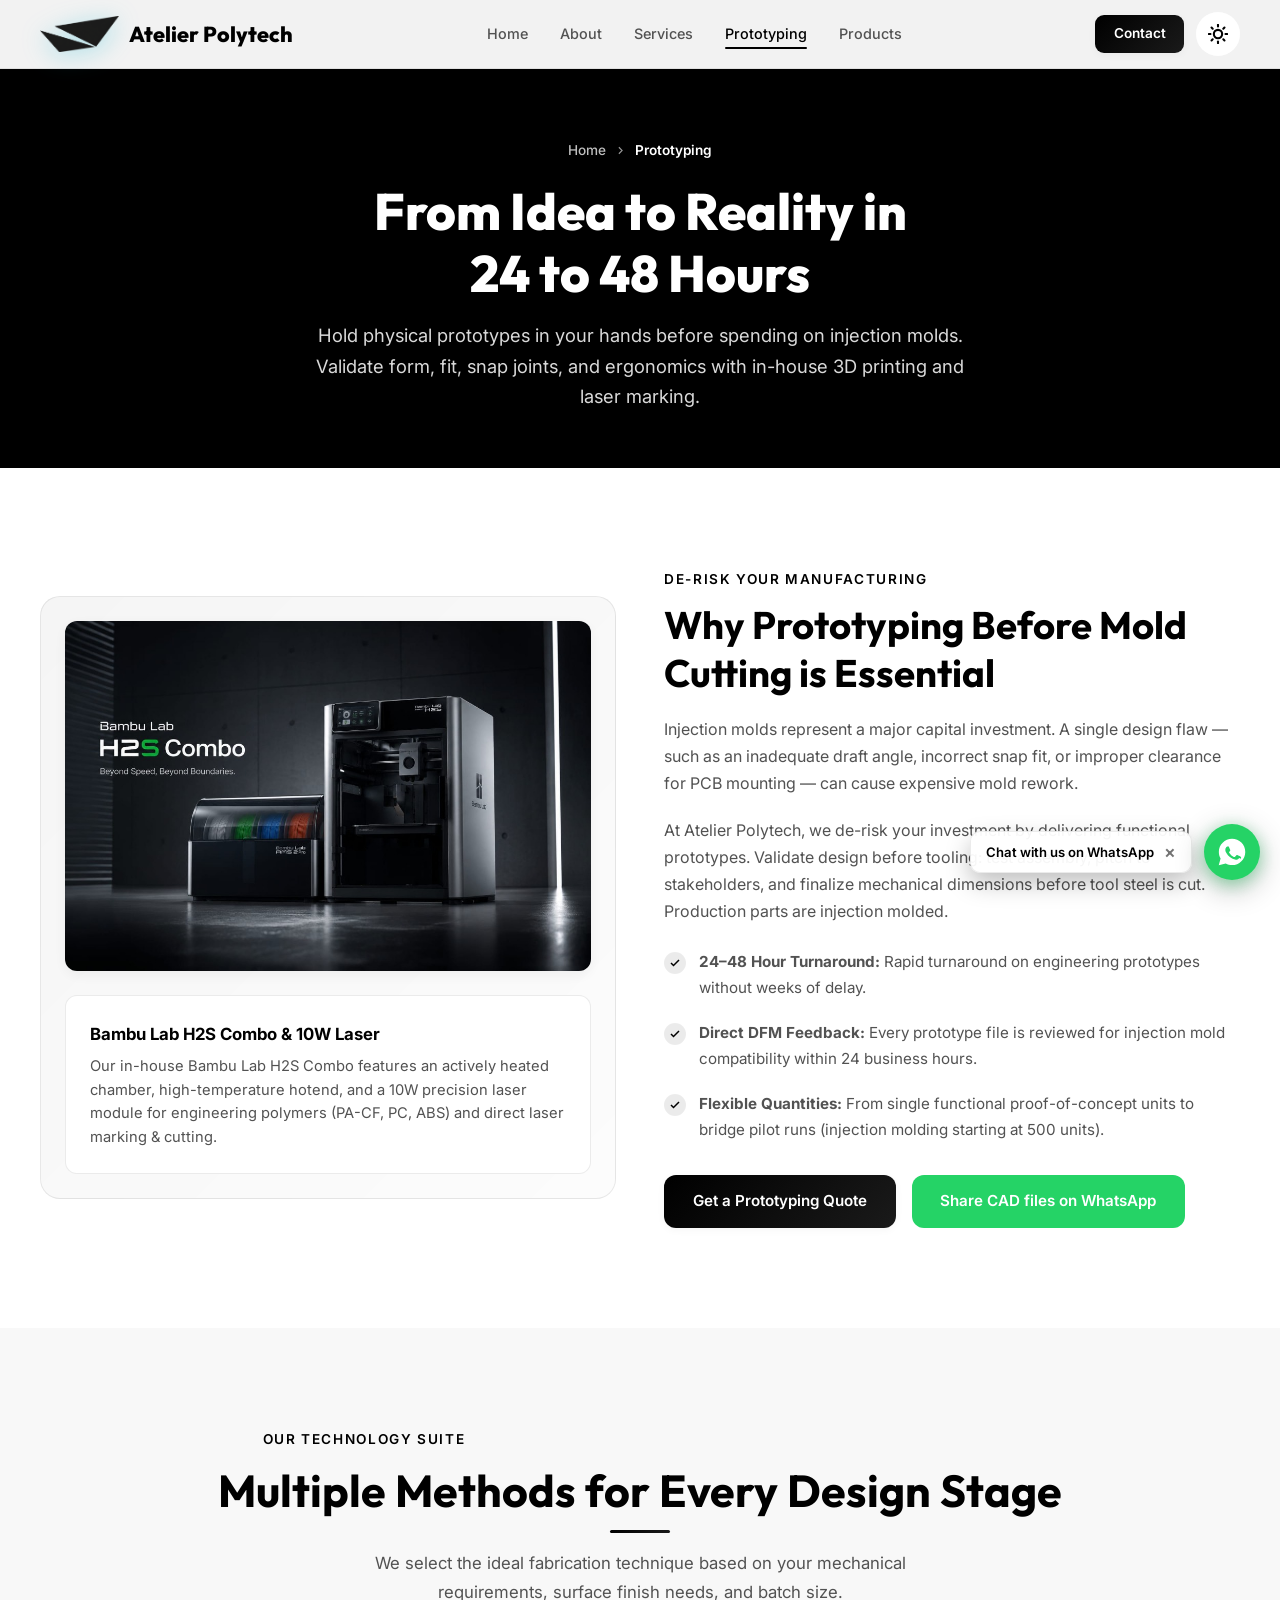
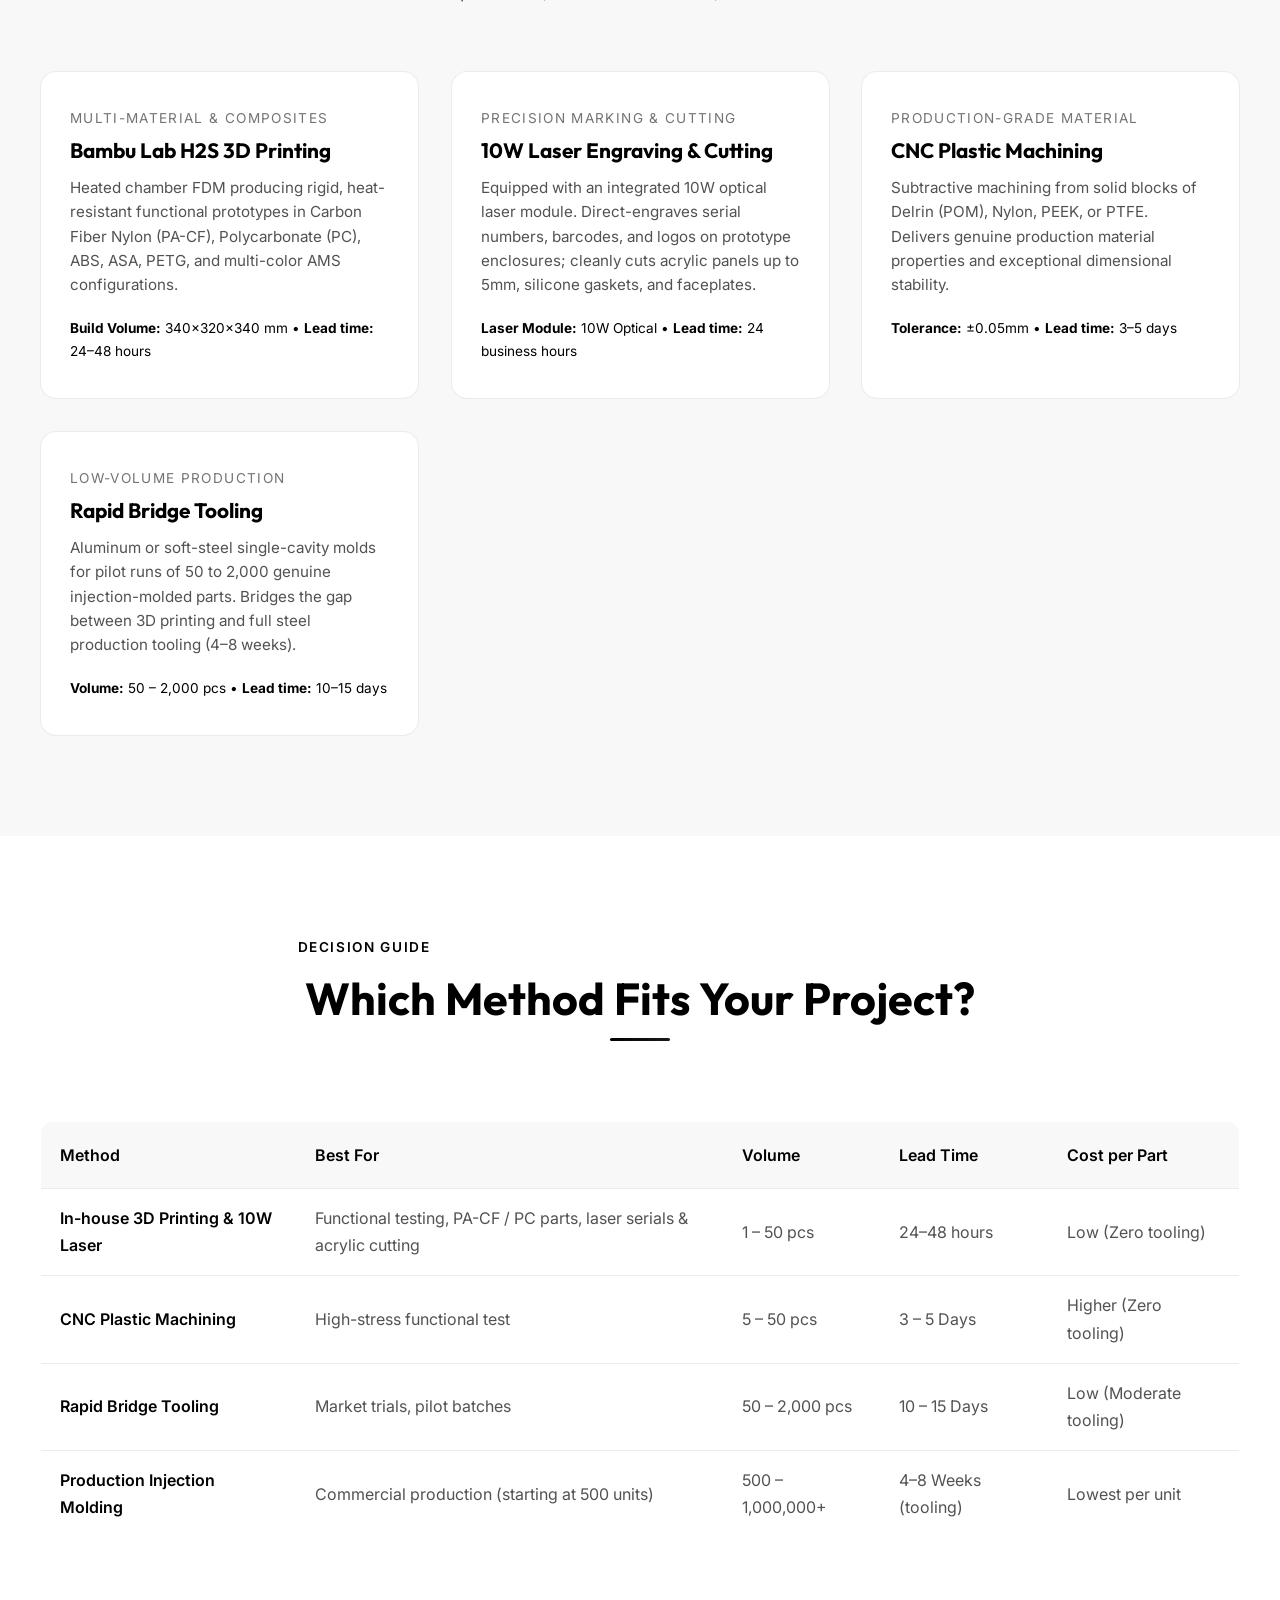
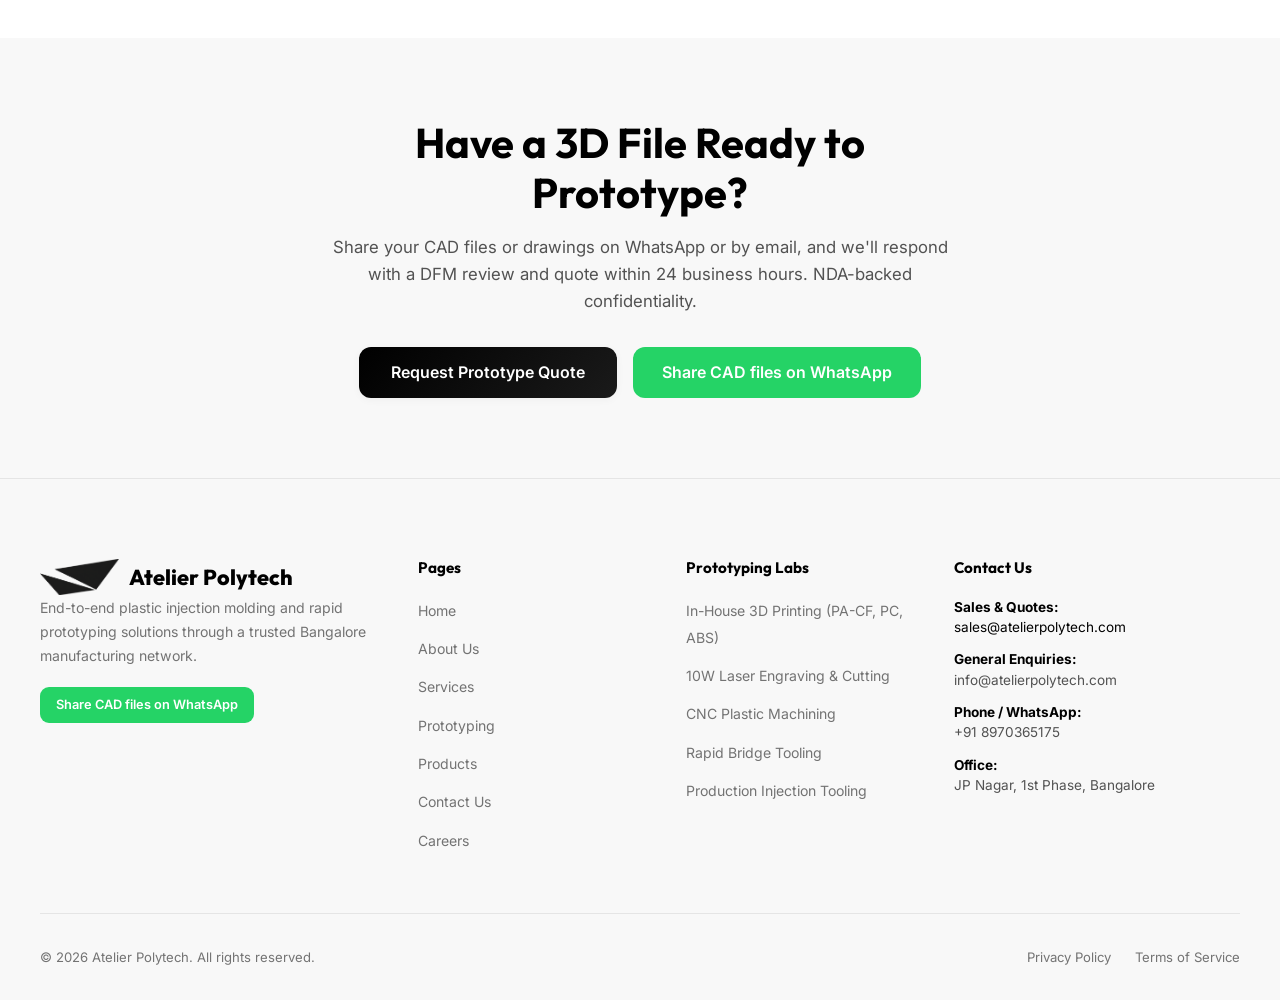
<file: prototyping.html>
<!DOCTYPE html>
<html lang="en">
<head>
  <meta charset="UTF-8">
  <meta name="viewport" content="width=device-width, initial-scale=1.0">
  
  <!-- Google tag (gtag.js) -->
  <script async src="https://www.googletagmanager.com/gtag/js?id=G-FTW6XRSSL4"></script>
  <script>
    window.dataLayer = window.dataLayer || [];
    function gtag(){dataLayer.push(arguments);}
    gtag('js', new Date());
    gtag('config', 'G-FTW6XRSSL4');
  </script>
  
  <title>Bambu Lab H2S Prototyping & 3D Printing Services | Atelier Polytech Bangalore</title>
  <meta name="description" content="Validate plastic product ideas in 24–48 hours. In-house Bambu Lab H2S Combo 3D printing (PA-CF, PC, ABS) and 10W laser marking & cutting in Bangalore.">
  <link rel="canonical" href="https://atelierpolytech.com/prototyping">

  <!-- Open Graph -->
  <meta property="og:type" content="website">
  <meta property="og:url" content="https://atelierpolytech.com/prototyping">
  <meta property="og:title" content="Bambu Lab H2S Prototyping & 10W Laser Services | Atelier Polytech">
  <meta property="og:description" content="Physical engineering prototypes in 24 to 48 business hours. In-house Bambu Lab H2S heated chamber printing (PA-CF, PC, ABS) and 10W laser marking before tooling investment.">
  <meta property="og:image" content="https://atelierpolytech.com/assets/images/bambu-lab.jpg">

  <!-- Twitter Card -->
  <meta name="twitter:card" content="summary_large_image">
  <meta name="twitter:title" content="Bambu Lab H2S Prototyping & 10W Laser Services | Atelier Polytech">
  <meta name="twitter:description" content="Physical engineering prototypes in 24 to 48 business hours. In-house Bambu Lab H2S heated chamber printing (PA-CF, PC, ABS) and 10W laser marking before tooling investment.">
  <meta name="twitter:image" content="https://atelierpolytech.com/assets/images/bambu-lab.jpg">

  <!-- Favicon -->
  <link rel="icon" type="image/png" sizes="48x48" href="assets/images/favicon_48.png">
  <link rel="icon" type="image/png" sizes="192x192" href="assets/images/favicon.png">
  <link rel="shortcut icon" href="favicon.ico">

  <!-- Google Fonts Preconnect & Swap -->
  <link rel="preconnect" href="https://fonts.googleapis.com">
  <link rel="preconnect" href="https://fonts.gstatic.com" crossorigin>
  <link href="https://fonts.googleapis.com/css2?family=Inter:wght@400;500;600&family=Outfit:wght@600;700;800&display=swap" rel="stylesheet">

  <!-- BreadcrumbList Schema -->
  <script type="application/ld+json">
  {
    "@context": "https://schema.org",
    "@type": "BreadcrumbList",
    "itemListElement": [
      {
        "@type": "ListItem",
        "position": 1,
        "name": "Home",
        "item": "https://atelierpolytech.com/"
      },
      {
        "@type": "ListItem",
        "position": 2,
        "name": "Prototyping",
        "item": "https://atelierpolytech.com/prototyping"
      }
    ]
  }
  </script>

  <!-- Auto-detect system theme -->
  <script>
    (function() {
      function applySystemTheme() {
        const isDark = window.matchMedia && window.matchMedia('(prefers-color-scheme: dark)').matches;
        const savedTheme = localStorage.getItem('theme');
        const isMobile = window.innerWidth <= 860;
        if (isMobile || !savedTheme) {
          document.documentElement.setAttribute('data-theme', isDark ? 'dark' : 'light');
        } else {
          document.documentElement.setAttribute('data-theme', savedTheme);
        }
      }
      applySystemTheme();
    })();
  </script>

  <!-- Stylesheets -->
  <link rel="stylesheet" href="css/themes.css?v=2.3">
  <link rel="stylesheet" href="css/style.css?v=2.3">
  <link rel="stylesheet" href="css/animations.css?v=2.3">
</head>
<body>

  <!-- Skip to main content -->
  <a href="#main-content" class="skip-link">Skip to main content</a>

  <!-- ========== NAVIGATION ========== -->
  <nav class="navbar" id="navbar">
    <div class="container">
      <a href="/" class="navbar__logo">
        <img src="assets/images/logo.png" alt="Atelier Polytech Logo" class="logo-animated-img logo-invert" width="36" height="36">
        <span>Atelier <span class="navbar__logo-accent">Polytech</span></span>
      </a>

      <!-- Desktop links -->
      <ul class="navbar__links" id="nav-links">
        <li><a href="/" class="navbar__link">Home</a></li>
        <li><a href="/about" class="navbar__link">About</a></li>
        <li><a href="/services" class="navbar__link">Services</a></li>
        <li><a href="/prototyping" class="navbar__link active">Prototyping</a></li>
        <li><a href="/products" class="navbar__link">Products</a></li>
      </ul>

      <div class="navbar__actions" style="display: flex; align-items: center; gap: 0.75rem;">
        <a href="/contact" class="btn btn--primary btn--sm nav-cta-desktop" style="padding: 0.45rem 1.15rem; font-size: 0.85rem;">Contact</a>
        <button class="theme-toggle" aria-label="Toggle theme" id="theme-toggle-btn">
          <svg class="theme-toggle__icon theme-toggle__icon--sun" xmlns="http://www.w3.org/2000/svg" width="20" height="20" viewBox="0 0 24 24" fill="none" stroke="currentColor" stroke-width="2.5" stroke-linecap="round" stroke-linejoin="round">
            <circle cx="12" cy="12" r="5"></circle>
            <line x1="12" y1="1" x2="12" y2="3"></line>
            <line x1="12" y1="21" x2="12" y2="23"></line>
            <line x1="4.22" y1="4.22" x2="5.64" y2="5.64"></line>
            <line x1="18.36" y1="18.36" x2="19.78" y2="19.78"></line>
            <line x1="1" y1="12" x2="3" y2="12"></line>
            <line x1="21" y1="12" x2="23" y2="12"></line>
            <line x1="4.22" y1="19.78" x2="5.64" y2="18.36"></line>
            <line x1="18.36" y1="5.64" x2="19.78" y2="4.22"></line>
          </svg>
          <svg class="theme-toggle__icon theme-toggle__icon--moon" xmlns="http://www.w3.org/2000/svg" width="18" height="18" viewBox="0 0 24 24" fill="none" stroke="currentColor" stroke-width="2.5" stroke-linecap="round" stroke-linejoin="round">
            <path d="M21 12.79A9 9 0 1 1 11.21 3 7 7 0 0 0 21 12.79z"></path>
          </svg>
        </button>
        <button class="navbar__hamburger" id="nav-toggle" aria-label="Toggle navigation menu" aria-expanded="false" aria-controls="nav-mobile-menu">
          <span></span>
          <span></span>
          <span></span>
        </button>
      </div>
    </div>
  </nav>

  <!-- Mobile menu overlay -->
  <div class="navbar__backdrop" id="nav-backdrop"></div>
  <div class="navbar__mobile-menu" id="nav-mobile-menu" aria-hidden="true">
    <div style="display:flex;flex-direction:column;gap:1.2rem;flex-grow:1;">
      <a href="/" class="navbar__link">Home</a>
      <a href="/about" class="navbar__link">About</a>
      <a href="/services" class="navbar__link">Services</a>
      <a href="/prototyping" class="navbar__link active">Prototyping</a>
      <a href="/products" class="navbar__link">Products</a>
      <a href="/contact" class="navbar__link">Contact Us</a>
    </div>
    <div style="padding-top:1.5rem;border-top:1px solid var(--border-color);">
      <a href="/contact" class="btn btn--primary" style="width:100%;text-align:center;">Start Your Project</a>
    </div>
  </div>

  <main id="main-content">
    <!-- Page Hero Banner -->
    <section class="page-hero">
      <div class="page-hero__video-wrap">
        <video class="page-hero__video" autoplay muted loop playsinline preload="metadata" poster="assets/images/bambu-lab.jpg">
          <source src="assets/videos/2.mp4" type="video/mp4">
        </video>
        <div class="page-hero__video-overlay"></div>
      </div>
      <div class="container page-hero__content">
        <div class="page-hero__breadcrumb">
          <a href="/">Home</a>
          <svg xmlns="http://www.w3.org/2000/svg" viewBox="0 0 24 24" fill="none" stroke="currentColor" stroke-width="2" aria-hidden="true"><polyline points="9 18 15 12 9 6"></polyline></svg>
          <span>Prototyping</span>
        </div>
        <h1>From Idea to Reality in <span>24 to 48 Hours</span></h1>
        <p>Hold physical prototypes in your hands before spending on injection molds. Validate form, fit, snap joints, and ergonomics with in-house 3D printing and laser marking.</p>
      </div>
    </section>

    <!-- Overview Section -->
    <section class="section">
      <div class="container">
        <div class="prototyping__content" style="display:grid;grid-template-columns:repeat(auto-fit, minmax(320px, 1fr));gap:3rem;align-items:center;">
          <div class="prototyping__visual reveal reveal-left">
            <div style="position:relative;border-radius:20px;overflow:hidden;background:var(--gradient-card);border:1px solid var(--border-color);padding:1.5rem;text-align:center;">
              <img src="assets/images/bambu-lab.jpg" alt="In-house Bambu Lab 3D Printing Facility in Bangalore" style="width:100%;height:auto;border-radius:12px;box-shadow:var(--shadow-md);display:block;" loading="lazy" width="560" height="420">
              <div style="margin-top:1.5rem;padding:1.5rem;background:var(--glass-bg);border-radius:12px;border:1px solid var(--border-color);text-align:left;">
                <strong style="color:var(--accent);display:block;margin-bottom:0.4rem;font-size:1.05rem;">Bambu Lab H2S Combo &amp; 10W Laser</strong>
                <!-- VERIFY: User to confirm Bambu Lab H2S exact chamber temperature (65°C), hotend (350°C), and build volume -->
                <p style="color:var(--text-secondary);font-size:0.92rem;margin:0;line-height:1.6;">Our in-house Bambu Lab H2S Combo features an actively heated chamber, high-temperature hotend, and a 10W precision laser module for engineering polymers (PA-CF, PC, ABS) and direct laser marking &amp; cutting.</p>
              </div>
            </div>
          </div>

          <div class="prototyping__text reveal reveal-right">
            <p class="text-accent" style="font-size:0.85rem;font-weight:600;text-transform:uppercase;letter-spacing:0.12em;margin-bottom:0.6rem;">De-Risk Your Manufacturing</p>
            <h2 style="font-size:clamp(1.8rem, 3.5vw, 2.4rem);margin-bottom:1.2rem;line-height:1.25;">Why Prototyping Before Mold Cutting is Essential</h2>
            <p style="margin-bottom:1.2rem;color:var(--text-secondary);line-height:1.7;">Injection molds represent a major capital investment. A single design flaw &mdash; such as an inadequate draft angle, incorrect snap fit, or improper clearance for PCB mounting &mdash; can cause expensive mold rework.</p>
            <p style="margin-bottom:1.5rem;color:var(--text-secondary);line-height:1.7;">At Atelier Polytech, we de-risk your investment by delivering functional prototypes. Validate design before tooling: test assembly, pitch to stakeholders, and finalize mechanical dimensions before tool steel is cut. Production parts are injection molded.</p>

            <ul style="list-style:none;padding:0;display:flex;flex-direction:column;gap:1.2rem;margin-bottom:2rem;">
              <li style="display:flex;gap:0.8rem;align-items:flex-start;">
                <div style="width:22px;height:22px;border-radius:50%;background:var(--accent-glow);color:var(--accent);display:flex;align-items:center;justify-content:center;flex-shrink:0;margin-top:3px;">
                  <svg width="12" height="12" viewBox="0 0 24 24" fill="none" stroke="currentColor" stroke-width="3" aria-hidden="true"><polyline points="20 6 9 17 4 12"></polyline></svg>
                </div>
                <span style="font-size:0.95rem;color:var(--text-secondary);"><strong>24&ndash;48 Hour Turnaround:</strong> Rapid turnaround on engineering prototypes without weeks of delay.</span>
              </li>
              <li style="display:flex;gap:0.8rem;align-items:flex-start;">
                <div style="width:22px;height:22px;border-radius:50%;background:var(--accent-glow);color:var(--accent);display:flex;align-items:center;justify-content:center;flex-shrink:0;margin-top:3px;">
                  <svg width="12" height="12" viewBox="0 0 24 24" fill="none" stroke="currentColor" stroke-width="3" aria-hidden="true"><polyline points="20 6 9 17 4 12"></polyline></svg>
                </div>
                <span style="font-size:0.95rem;color:var(--text-secondary);"><strong>Direct DFM Feedback:</strong> Every prototype file is reviewed for injection mold compatibility within 24 business hours.</span>
              </li>
              <li style="display:flex;gap:0.8rem;align-items:flex-start;">
                <div style="width:22px;height:22px;border-radius:50%;background:var(--accent-glow);color:var(--accent);display:flex;align-items:center;justify-content:center;flex-shrink:0;margin-top:3px;">
                  <svg width="12" height="12" viewBox="0 0 24 24" fill="none" stroke="currentColor" stroke-width="3" aria-hidden="true"><polyline points="20 6 9 17 4 12"></polyline></svg>
                </div>
                <span style="font-size:0.95rem;color:var(--text-secondary);"><strong>Flexible Quantities:</strong> From single functional proof-of-concept units to bridge pilot runs (injection molding starting at 500 units).</span>
              </li>
            </ul>

            <div style="display:flex;gap:1rem;flex-wrap:wrap;">
              <a href="/contact?subject=Prototyping%20Quote" class="btn btn--primary">Get a Prototyping Quote</a>
              <a href="https://wa.me/918970365175?text=Hi%20Atelier%20Polytech%2C%20I%20have%20an%20enquiry%20about%20prototyping%20and%203D%20printing." target="_blank" rel="noopener noreferrer" class="btn btn--whatsapp">
                Share CAD files on WhatsApp
              </a>
            </div>
          </div>
        </div>
      </div>
    </section>

    <!-- Prototyping Technologies -->
    <section class="section section--alt">
      <div class="container">
        <div class="section__header reveal">
          <p class="text-accent" style="font-size:0.85rem;font-weight:600;text-transform:uppercase;letter-spacing:0.12em;margin-bottom:0.8rem;">Our Technology Suite</p>
          <h2 class="section__title">Multiple Methods for <span class="gradient-text">Every Design Stage</span></h2>
          <p class="section__subtitle">We select the ideal fabrication technique based on your mechanical requirements, surface finish needs, and batch size.</p>
        </div>

        <div style="display:grid;grid-template-columns:repeat(auto-fit, minmax(280px, 1fr));gap:2rem;">
          <div class="card-lift" style="background:var(--bg-card);padding:2.2rem 1.8rem;border-radius:16px;border:1px solid var(--border-color);">
            <div style="font-size:0.85rem;text-transform:uppercase;letter-spacing:0.1em;color:var(--text-muted);margin-bottom:0.5rem;">Multi-Material &amp; Composites</div>
            <h3 style="font-size:1.3rem;margin-bottom:0.8rem;color:var(--text-primary);">Bambu Lab H2S 3D Printing</h3>
            <!-- VERIFY: User to confirm build volume 340x320x340 mm and hardened nozzle requirement for PA-CF -->
            <p style="color:var(--text-secondary);font-size:0.95rem;line-height:1.6;margin-bottom:1.2rem;">Heated chamber FDM producing rigid, heat-resistant functional prototypes in Carbon Fiber Nylon (PA-CF), Polycarbonate (PC), ABS, ASA, PETG, and multi-color AMS configurations.</p>
            <div style="font-size:0.85rem;color:var(--accent);"><strong>Build Volume:</strong> 340&times;320&times;340 mm &bull; <strong>Lead time:</strong> 24–48 hours</div>
          </div>

          <div class="card-lift" style="background:var(--bg-card);padding:2.2rem 1.8rem;border-radius:16px;border:1px solid var(--border-color);">
            <div style="font-size:0.85rem;text-transform:uppercase;letter-spacing:0.1em;color:var(--text-muted);margin-bottom:0.5rem;">Precision Marking &amp; Cutting</div>
            <h3 style="font-size:1.3rem;margin-bottom:0.8rem;color:var(--text-primary);">10W Laser Engraving &amp; Cutting</h3>
            <p style="color:var(--text-secondary);font-size:0.95rem;line-height:1.6;margin-bottom:1.2rem;">Equipped with an integrated 10W optical laser module. Direct-engraves serial numbers, barcodes, and logos on prototype enclosures; cleanly cuts acrylic panels up to 5mm, silicone gaskets, and faceplates.</p>
            <div style="font-size:0.85rem;color:var(--accent);"><strong>Laser Module:</strong> 10W Optical &bull; <strong>Lead time:</strong> 24 business hours</div>
          </div>

          <div class="card-lift" style="background:var(--bg-card);padding:2.2rem 1.8rem;border-radius:16px;border:1px solid var(--border-color);">
            <div style="font-size:0.85rem;text-transform:uppercase;letter-spacing:0.1em;color:var(--text-muted);margin-bottom:0.5rem;">Production-Grade Material</div>
            <h3 style="font-size:1.3rem;margin-bottom:0.8rem;color:var(--text-primary);">CNC Plastic Machining</h3>
            <p style="color:var(--text-secondary);font-size:0.95rem;line-height:1.6;margin-bottom:1.2rem;">Subtractive machining from solid blocks of Delrin (POM), Nylon, PEEK, or PTFE. Delivers genuine production material properties and exceptional dimensional stability.</p>
            <div style="font-size:0.85rem;color:var(--accent);"><strong>Tolerance:</strong> &plusmn;0.05mm &bull; <strong>Lead time:</strong> 3–5 days</div>
          </div>

          <div class="card-lift" style="background:var(--bg-card);padding:2.2rem 1.8rem;border-radius:16px;border:1px solid var(--border-color);">
            <div style="font-size:0.85rem;text-transform:uppercase;letter-spacing:0.1em;color:var(--text-muted);margin-bottom:0.5rem;">Low-Volume Production</div>
            <h3 style="font-size:1.3rem;margin-bottom:0.8rem;color:var(--text-primary);">Rapid Bridge Tooling</h3>
            <p style="color:var(--text-secondary);font-size:0.95rem;line-height:1.6;margin-bottom:1.2rem;">Aluminum or soft-steel single-cavity molds for pilot runs of 50 to 2,000 genuine injection-molded parts. Bridges the gap between 3D printing and full steel production tooling (4–8 weeks).</p>
            <div style="font-size:0.85rem;color:var(--accent);"><strong>Volume:</strong> 50 &ndash; 2,000 pcs &bull; <strong>Lead time:</strong> 10–15 days</div>
          </div>
        </div>
      </div>
    </section>

    <!-- Comparison Matrix -->
    <section class="section">
      <div class="container">
        <div class="section__header reveal">
          <p class="text-accent" style="font-size:0.85rem;font-weight:600;text-transform:uppercase;letter-spacing:0.12em;margin-bottom:0.8rem;">Decision Guide</p>
          <h2 class="section__title">Which Method Fits <span class="gradient-text">Your Project?</span></h2>
        </div>

        <div style="overflow-x:auto;">
          <table style="width:100%;border-collapse:collapse;border:1px solid var(--border-color);background:var(--bg-card);border-radius:12px;overflow:hidden;min-width:600px;">
            <thead>
              <tr style="background:var(--bg-secondary);border-bottom:1px solid var(--border-color);text-align:left;">
                <th style="padding:1.2rem;color:var(--text-primary);font-weight:600;">Method</th>
                <th style="padding:1.2rem;color:var(--text-primary);font-weight:600;">Best For</th>
                <th style="padding:1.2rem;color:var(--text-primary);font-weight:600;">Volume</th>
                <th style="padding:1.2rem;color:var(--text-primary);font-weight:600;">Lead Time</th>
                <th style="padding:1.2rem;color:var(--text-primary);font-weight:600;">Cost per Part</th>
              </tr>
            </thead>
            <tbody>
              <tr style="border-bottom:1px solid var(--border-color);">
                <td style="padding:1rem 1.2rem;font-weight:600;color:var(--accent);">In-house 3D Printing &amp; 10W Laser</td>
                <td style="padding:1rem 1.2rem;color:var(--text-secondary);">Functional testing, PA-CF / PC parts, laser serials &amp; acrylic cutting</td>
                <td style="padding:1rem 1.2rem;color:var(--text-secondary);">1 &ndash; 50 pcs</td>
                <td style="padding:1rem 1.2rem;color:var(--text-secondary);">24–48 hours</td>
                <td style="padding:1rem 1.2rem;color:var(--text-secondary);">Low (Zero tooling)</td>
              </tr>
              <tr style="border-bottom:1px solid var(--border-color);">
                <td style="padding:1rem 1.2rem;font-weight:600;color:var(--accent);">CNC Plastic Machining</td>
                <td style="padding:1rem 1.2rem;color:var(--text-secondary);">High-stress functional test</td>
                <td style="padding:1rem 1.2rem;color:var(--text-secondary);">5 &ndash; 50 pcs</td>
                <td style="padding:1rem 1.2rem;color:var(--text-secondary);">3 &ndash; 5 Days</td>
                <td style="padding:1rem 1.2rem;color:var(--text-secondary);">Higher (Zero tooling)</td>
              </tr>
              <tr style="border-bottom:1px solid var(--border-color);">
                <td style="padding:1rem 1.2rem;font-weight:600;color:var(--accent);">Rapid Bridge Tooling</td>
                <td style="padding:1rem 1.2rem;color:var(--text-secondary);">Market trials, pilot batches</td>
                <td style="padding:1rem 1.2rem;color:var(--text-secondary);">50 &ndash; 2,000 pcs</td>
                <td style="padding:1rem 1.2rem;color:var(--text-secondary);">10 &ndash; 15 Days</td>
                <td style="padding:1rem 1.2rem;color:var(--text-secondary);">Low (Moderate tooling)</td>
              </tr>
              <tr>
                <td style="padding:1rem 1.2rem;font-weight:600;color:var(--accent);">Production Injection Molding</td>
                <td style="padding:1rem 1.2rem;color:var(--text-secondary);">Commercial production (starting at 500 units)</td>
                <td style="padding:1rem 1.2rem;color:var(--text-secondary);">500 &ndash; 1,000,000+</td>
                <td style="padding:1rem 1.2rem;color:var(--text-secondary);">4–8 Weeks (tooling)</td>
                <td style="padding:1rem 1.2rem;color:var(--text-secondary);">Lowest per unit</td>
              </tr>
            </tbody>
          </table>
        </div>
      </div>
    </section>

    <!-- CTA Banner -->
    <section class="section section--alt" style="text-align:center;padding:5rem 1.5rem;">
      <div class="container" style="max-width:700px;">
        <h2 style="font-size:clamp(1.8rem, 4vw, 2.6rem);margin-bottom:1rem;color:var(--text-primary);">Have a 3D File Ready to Prototype?</h2>
        <p style="color:var(--text-secondary);font-size:1.05rem;line-height:1.6;margin-bottom:2rem;">Share your CAD files or drawings on WhatsApp or by email, and we'll respond with a DFM review and quote within 24 business hours. NDA-backed confidentiality.</p>
        <div style="display:flex;gap:1rem;justify-content:center;flex-wrap:wrap;">
          <a href="/contact?subject=Prototyping%20Quote" class="btn btn--primary" style="padding:0.75rem 2rem;font-size:1rem;">Request Prototype Quote</a>
          <a href="https://wa.me/918970365175?text=Hi%20Atelier%20Polytech%2C%20I%20have%20an%20enquiry%20about%20prototyping%20and%203D%20printing." target="_blank" rel="noopener noreferrer" class="btn btn--whatsapp" style="padding:0.75rem 1.8rem;font-size:1rem;">
            Share CAD files on WhatsApp
          </a>
        </div>
      </div>
    </section>
  </main>

  <!-- ========== FOOTER ========== -->
  <footer class="footer">
    <div class="container">
      <div class="footer__grid">
        <div class="footer__column footer__brand">
          <a href="/" class="navbar__logo">
            <img src="assets/images/logo.png" alt="Atelier Polytech Logo" class="logo-invert" style="height:36px;" loading="lazy" width="36" height="36">
            <span>Atelier <span class="navbar__logo-accent">Polytech</span></span>
          </a>
          <p>End-to-end plastic injection molding and rapid prototyping solutions through a trusted Bangalore manufacturing network.</p>
          <div style="margin-top:1.2rem;">
            <a href="https://wa.me/918970365175?text=Hi%20Atelier%20Polytech%2C%20I%20have%20an%20enquiry%20about%20prototyping%20and%203D%20printing." target="_blank" rel="noopener noreferrer" class="btn btn--whatsapp btn--sm" style="font-size:0.8rem;padding:0.45rem 1rem;">
              Share CAD files on WhatsApp
            </a>
          </div>
        </div>

        <div class="footer__column">
          <h4>Pages</h4>
          <ul>
            <li><a href="/">Home</a></li>
            <li><a href="/about">About Us</a></li>
            <li><a href="/services">Services</a></li>
            <li><a href="/prototyping">Prototyping</a></li>
            <li><a href="/products">Products</a></li>
            <li><a href="/contact">Contact Us</a></li>
            <li><a href="/careers">Careers</a></li>
          </ul>
        </div>

        <div class="footer__column">
          <h4>Prototyping Labs</h4>
          <ul>
            <li><a href="/prototyping">In-House 3D Printing (PA-CF, PC, ABS)</a></li>
            <li><a href="/prototyping">10W Laser Engraving &amp; Cutting</a></li>
            <li><a href="/prototyping">CNC Plastic Machining</a></li>
            <li><a href="/prototyping">Rapid Bridge Tooling</a></li>
            <li><a href="/services">Production Injection Tooling</a></li>
          </ul>
        </div>

        <div class="footer__column footer__contact">
          <h4>Contact Us</h4>
          <div class="footer__contact-items" style="display:flex;flex-direction:column;gap:0.75rem;">
            <p style="margin:0;font-size:0.85rem;color:var(--text-secondary);">
              <strong>Sales &amp; Quotes:</strong><br>
              <a href="mailto:sales@atelierpolytech.com" style="color:var(--accent);text-decoration:none;">sales@atelierpolytech.com</a>
            </p>
            <p style="margin:0;font-size:0.85rem;color:var(--text-secondary);">
              <strong>General Enquiries:</strong><br>
              <a href="mailto:info@atelierpolytech.com" style="color:var(--text-secondary);text-decoration:none;">info@atelierpolytech.com</a>
            </p>
            <p style="margin:0;font-size:0.85rem;color:var(--text-secondary);">
              <strong>Phone / WhatsApp:</strong><br>
              <a href="tel:+918970365175" style="color:var(--text-secondary);text-decoration:none;">+91 8970365175</a>
            </p>
            <p style="margin:0;font-size:0.85rem;color:var(--text-secondary);">
              <strong>Office:</strong><br>
              JP Nagar, 1st Phase, Bangalore
            </p>
          </div>
        </div>
      </div>

      <div class="footer__bottom">
        <p>&copy; 2026 Atelier Polytech. All rights reserved.</p>
        <div class="footer__bottom-links">
          <a href="/privacy">Privacy Policy</a>
          <a href="/terms">Terms of Service</a>
        </div>
      </div>
    </div>
  </footer>

  <!-- Scripts -->
  <script src="js/main.js?v=2.3"></script>
  <script src="js/animations.js?v=2.3"></script>
</body>
</html>
</file>
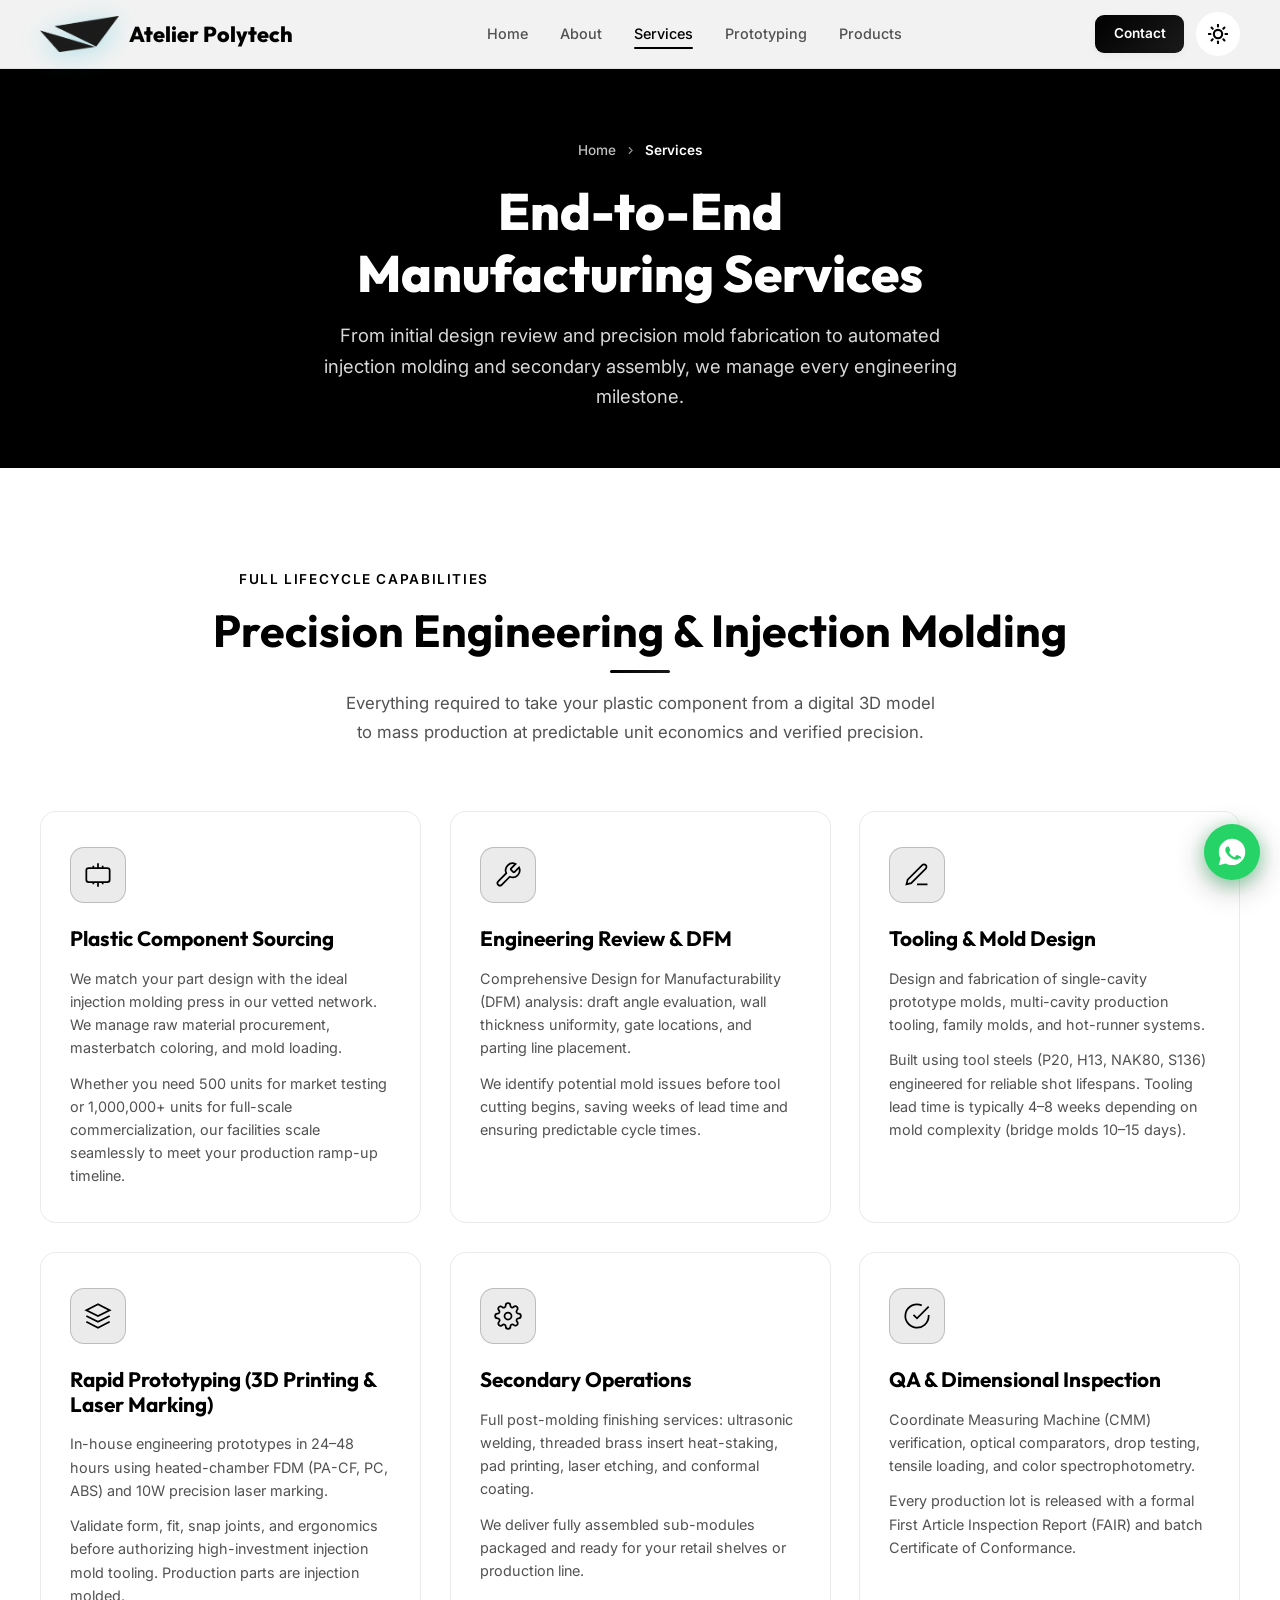
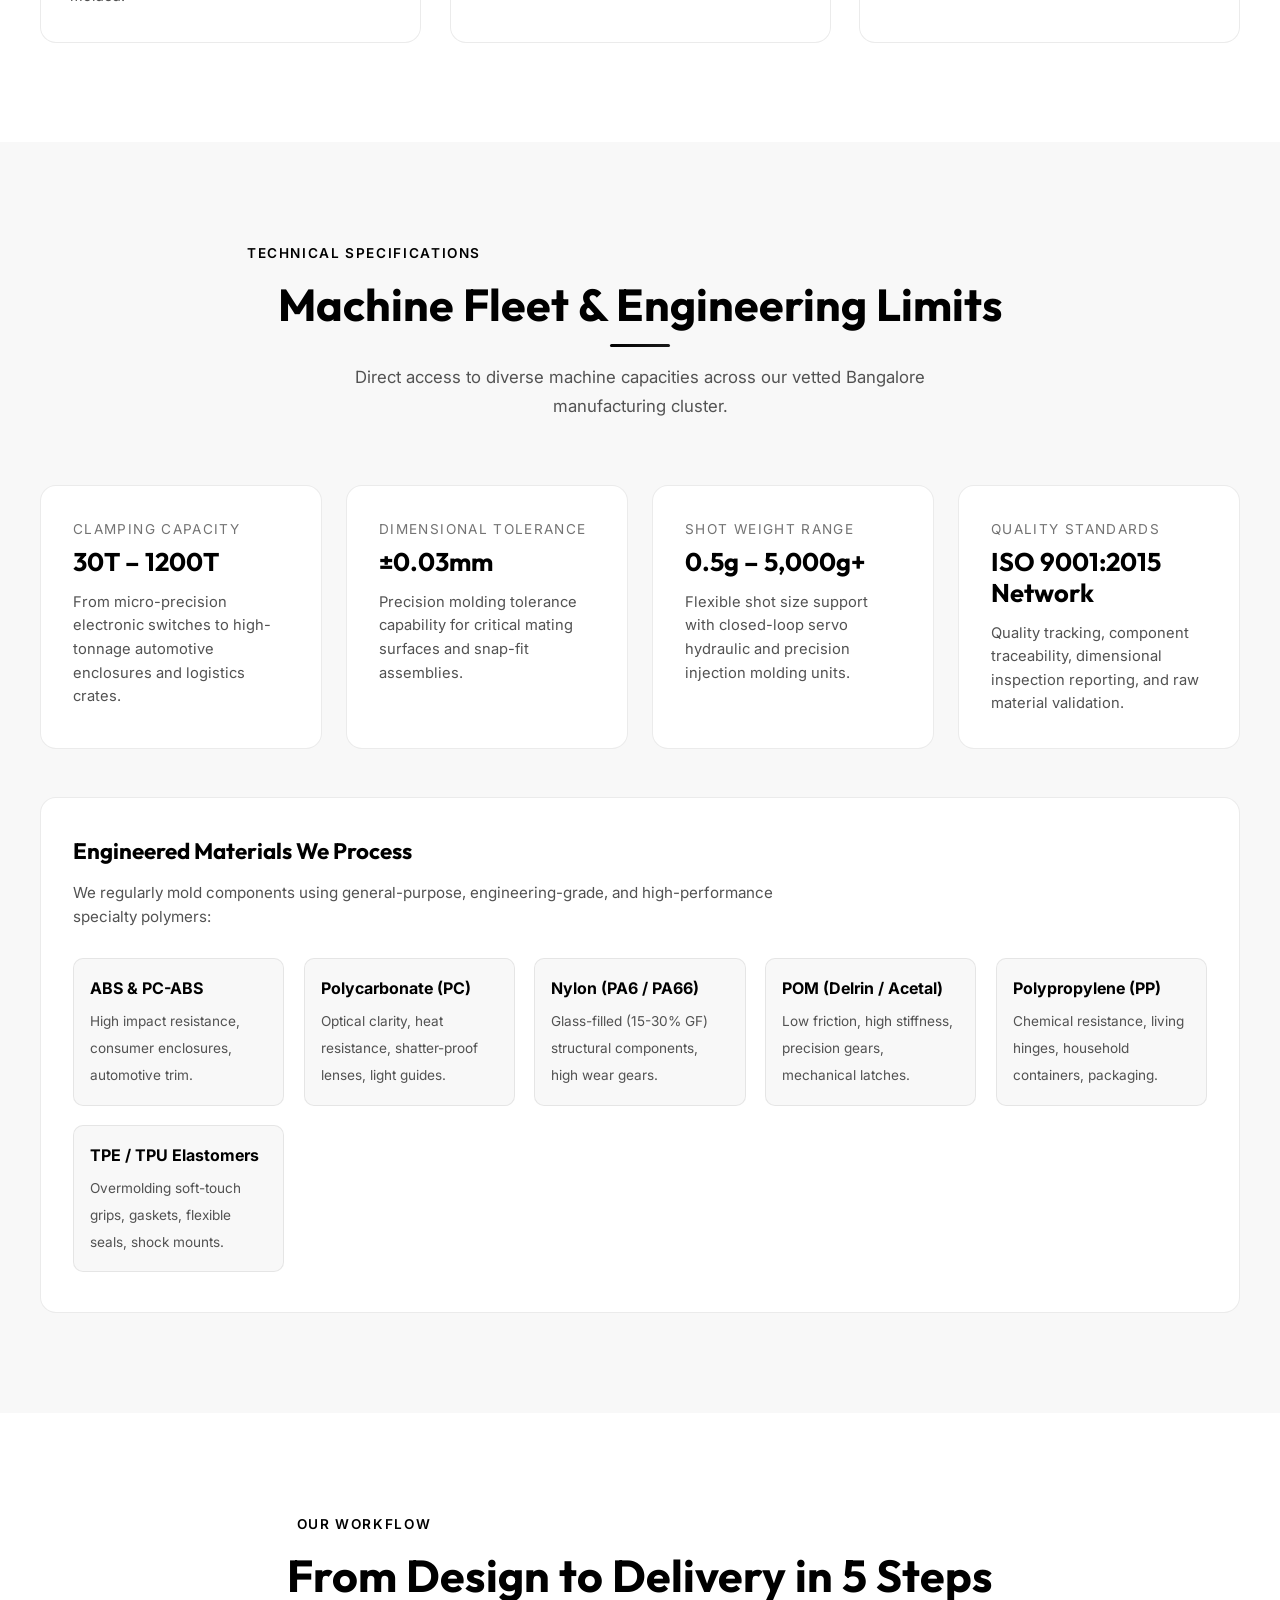
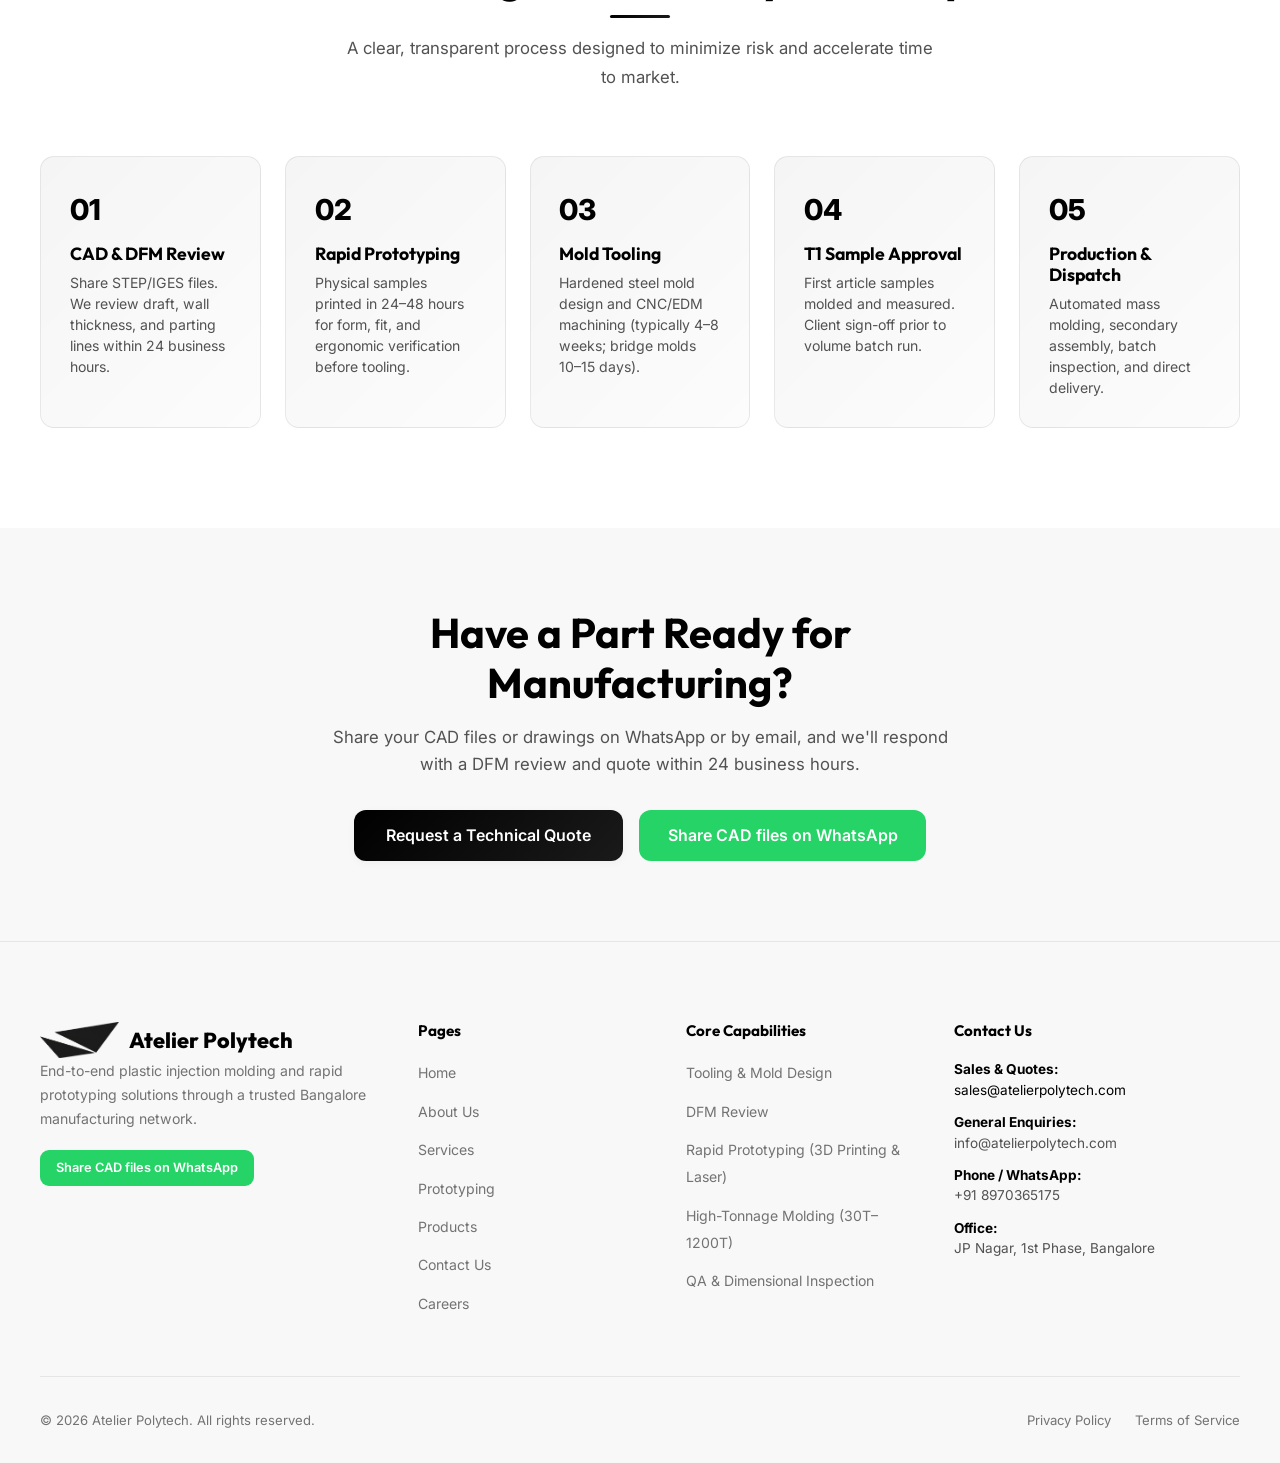
<file: services.html>
<!DOCTYPE html>
<html lang="en">
<head>
  <meta charset="UTF-8">
  <meta name="viewport" content="width=device-width, initial-scale=1.0">
  
  <!-- Google tag (gtag.js) -->
  <script async src="https://www.googletagmanager.com/gtag/js?id=G-FTW6XRSSL4"></script>
  <script>
    window.dataLayer = window.dataLayer || [];
    function gtag(){dataLayer.push(arguments);}
    gtag('js', new Date());
    gtag('config', 'G-FTW6XRSSL4');
  </script>
  
  <title>Plastic Injection Molding Services & Capabilities | Atelier Polytech Bangalore</title>
  <meta name="description" content="Explore Atelier Polytech's plastic injection molding capabilities in Bangalore. Tooling, DFM review, mold flow analysis, 30T to 1200T machine fleet, and secondary finishing.">
  <link rel="canonical" href="https://atelierpolytech.com/services">

  <!-- Open Graph -->
  <meta property="og:type" content="website">
  <meta property="og:url" content="https://atelierpolytech.com/services">
  <meta property="og:title" content="Injection Molding Services & Capabilities | Atelier Polytech">
  <meta property="og:description" content="End-to-end plastic injection molding services. 30T to 1200T press fleet, precision tooling, and turnkey production coordination in Bangalore.">
  <meta property="og:image" content="https://atelierpolytech.com/assets/images/slide-machine.png">

  <!-- Twitter Card -->
  <meta name="twitter:card" content="summary_large_image">
  <meta name="twitter:title" content="Injection Molding Services & Capabilities | Atelier Polytech">
  <meta name="twitter:description" content="End-to-end plastic injection molding services. 30T to 1200T press fleet, precision tooling, and turnkey production coordination in Bangalore.">
  <meta name="twitter:image" content="https://atelierpolytech.com/assets/images/slide-machine.png">

  <!-- Favicon -->
  <link rel="icon" type="image/png" sizes="48x48" href="assets/images/favicon_48.png">
  <link rel="icon" type="image/png" sizes="192x192" href="assets/images/favicon.png">
  <link rel="shortcut icon" href="favicon.ico">

  <!-- Google Fonts Preconnect & Swap -->
  <link rel="preconnect" href="https://fonts.googleapis.com">
  <link rel="preconnect" href="https://fonts.gstatic.com" crossorigin>
  <link href="https://fonts.googleapis.com/css2?family=Inter:wght@400;500;600&family=Outfit:wght@600;700;800&display=swap" rel="stylesheet">

  <!-- BreadcrumbList Schema -->
  <script type="application/ld+json">
  {
    "@context": "https://schema.org",
    "@type": "BreadcrumbList",
    "itemListElement": [
      {
        "@type": "ListItem",
        "position": 1,
        "name": "Home",
        "item": "https://atelierpolytech.com/"
      },
      {
        "@type": "ListItem",
        "position": 2,
        "name": "Services",
        "item": "https://atelierpolytech.com/services"
      }
    ]
  }
  </script>

  <!-- Auto-detect system theme -->
  <script>
    (function() {
      function applySystemTheme() {
        const isDark = window.matchMedia && window.matchMedia('(prefers-color-scheme: dark)').matches;
        const savedTheme = localStorage.getItem('theme');
        const isMobile = window.innerWidth <= 860;
        if (isMobile || !savedTheme) {
          document.documentElement.setAttribute('data-theme', isDark ? 'dark' : 'light');
        } else {
          document.documentElement.setAttribute('data-theme', savedTheme);
        }
      }
      applySystemTheme();
    })();
  </script>

  <!-- Stylesheets -->
  <link rel="stylesheet" href="css/themes.css?v=2.3">
  <link rel="stylesheet" href="css/style.css?v=2.3">
  <link rel="stylesheet" href="css/animations.css?v=2.3">
</head>
<body>

  <!-- Skip to main content -->
  <a href="#main-content" class="skip-link">Skip to main content</a>

  <!-- ========== NAVIGATION ========== -->
  <nav class="navbar" id="navbar">
    <div class="container">
      <a href="/" class="navbar__logo">
        <img src="assets/images/logo.png" alt="Atelier Polytech Logo" class="logo-animated-img logo-invert" width="36" height="36">
        <span>Atelier <span class="navbar__logo-accent">Polytech</span></span>
      </a>

      <!-- Desktop links -->
      <ul class="navbar__links" id="nav-links">
        <li><a href="/" class="navbar__link">Home</a></li>
        <li><a href="/about" class="navbar__link">About</a></li>
        <li><a href="/services" class="navbar__link active">Services</a></li>
        <li><a href="/prototyping" class="navbar__link">Prototyping</a></li>
        <li><a href="/products" class="navbar__link">Products</a></li>
      </ul>

      <div class="navbar__actions" style="display: flex; align-items: center; gap: 0.75rem;">
        <a href="/contact" class="btn btn--primary btn--sm nav-cta-desktop" style="padding: 0.45rem 1.15rem; font-size: 0.85rem;">Contact</a>
        <button class="theme-toggle" aria-label="Toggle theme" id="theme-toggle-btn">
          <svg class="theme-toggle__icon theme-toggle__icon--sun" xmlns="http://www.w3.org/2000/svg" width="20" height="20" viewBox="0 0 24 24" fill="none" stroke="currentColor" stroke-width="2.5" stroke-linecap="round" stroke-linejoin="round">
            <circle cx="12" cy="12" r="5"></circle>
            <line x1="12" y1="1" x2="12" y2="3"></line>
            <line x1="12" y1="21" x2="12" y2="23"></line>
            <line x1="4.22" y1="4.22" x2="5.64" y2="5.64"></line>
            <line x1="18.36" y1="18.36" x2="19.78" y2="19.78"></line>
            <line x1="1" y1="12" x2="3" y2="12"></line>
            <line x1="21" y1="12" x2="23" y2="12"></line>
            <line x1="4.22" y1="19.78" x2="5.64" y2="18.36"></line>
            <line x1="18.36" y1="5.64" x2="19.78" y2="4.22"></line>
          </svg>
          <svg class="theme-toggle__icon theme-toggle__icon--moon" xmlns="http://www.w3.org/2000/svg" width="18" height="18" viewBox="0 0 24 24" fill="none" stroke="currentColor" stroke-width="2.5" stroke-linecap="round" stroke-linejoin="round">
            <path d="M21 12.79A9 9 0 1 1 11.21 3 7 7 0 0 0 21 12.79z"></path>
          </svg>
        </button>
        <button class="navbar__hamburger" id="nav-toggle" aria-label="Toggle navigation menu" aria-expanded="false" aria-controls="nav-mobile-menu">
          <span></span>
          <span></span>
          <span></span>
        </button>
      </div>
    </div>
  </nav>

  <!-- Mobile menu overlay -->
  <div class="navbar__backdrop" id="nav-backdrop"></div>
  <div class="navbar__mobile-menu" id="nav-mobile-menu" aria-hidden="true">
    <div style="display:flex;flex-direction:column;gap:1.2rem;flex-grow:1;">
      <a href="/" class="navbar__link">Home</a>
      <a href="/about" class="navbar__link">About</a>
      <a href="/services" class="navbar__link active">Services</a>
      <a href="/prototyping" class="navbar__link">Prototyping</a>
      <a href="/products" class="navbar__link">Products</a>
      <a href="/contact" class="navbar__link">Contact Us</a>
    </div>
    <div style="padding-top:1.5rem;border-top:1px solid var(--border-color);">
      <a href="/contact" class="btn btn--primary" style="width:100%;text-align:center;">Start Your Project</a>
    </div>
  </div>

  <main id="main-content">
    <!-- Page Hero Banner -->
    <section class="page-hero">
      <div class="page-hero__video-wrap">
        <video class="page-hero__video" autoplay muted loop playsinline preload="metadata" poster="assets/images/slide-machine.png">
          <source src="assets/videos/1.mp4" type="video/mp4">
        </video>
        <div class="page-hero__video-overlay"></div>
      </div>
      <div class="container page-hero__content">
        <div class="page-hero__breadcrumb">
          <a href="/">Home</a>
          <svg xmlns="http://www.w3.org/2000/svg" viewBox="0 0 24 24" fill="none" stroke="currentColor" stroke-width="2" aria-hidden="true"><polyline points="9 18 15 12 9 6"></polyline></svg>
          <span>Services</span>
        </div>
        <h1>End-to-End <span>Manufacturing Services</span></h1>
        <p>From initial design review and precision mold fabrication to automated injection molding and secondary assembly, we manage every engineering milestone.</p>
      </div>
    </section>

    <!-- Comprehensive Services Grid -->
    <section class="section">
      <div class="container">
        <div class="section__header reveal">
          <p class="text-accent" style="font-size:0.85rem;font-weight:600;text-transform:uppercase;letter-spacing:0.12em;margin-bottom:0.8rem;">Full Lifecycle Capabilities</p>
          <h2 class="section__title">Precision Engineering &amp; <span class="gradient-text">Injection Molding</span></h2>
          <p class="section__subtitle">Everything required to take your plastic component from a digital 3D model to mass production at predictable unit economics and verified precision.</p>
        </div>

        <div class="services__grid stagger-group">
          <!-- 1. Component Sourcing -->
          <div class="service-card card-lift reveal">
            <div class="service-card__icon">
              <svg xmlns="http://www.w3.org/2000/svg" width="28" height="28" viewBox="0 0 24 24" fill="none" stroke="currentColor" stroke-width="1.5" aria-hidden="true">
                <rect x="2" y="6" width="20" height="12" rx="2"></rect>
                <path d="M12 6V2M8 6V4M16 6V4M12 18v4M8 18v2M16 18v2"></path>
              </svg>
            </div>
            <h3 class="service-card__title" style="font-weight:700; margin-bottom:1rem; font-size:1.3rem;">Plastic Component Sourcing</h3>
            <p class="service-card__desc" style="margin-bottom:0.8rem; line-height:1.6;">We match your part design with the ideal injection molding press in our vetted network. We manage raw material procurement, masterbatch coloring, and mold loading.</p>
            <p class="service-card__desc" style="line-height:1.6;">Whether you need 500 units for market testing or 1,000,000+ units for full-scale commercialization, our facilities scale seamlessly to meet your production ramp-up timeline.</p>
          </div>

          <!-- 2. DFM & Engineering Review -->
          <div class="service-card card-lift reveal">
            <div class="service-card__icon">
              <svg xmlns="http://www.w3.org/2000/svg" width="28" height="28" viewBox="0 0 24 24" fill="none" stroke="currentColor" stroke-width="1.5" aria-hidden="true">
                <path d="M14.7 6.3a1 1 0 0 0 0 1.4l1.6 1.6a1 1 0 0 0 1.4 0l3.77-3.77a6 6 0 0 1-7.94 7.94l-6.91 6.91a2.12 2.12 0 0 1-3-3l6.91-6.91a6 6 0 0 1 7.94-7.94l-3.76 3.76z"></path>
              </svg>
            </div>
            <h3 class="service-card__title" style="font-weight:700; margin-bottom:1rem; font-size:1.3rem;">Engineering Review &amp; DFM</h3>
            <p class="service-card__desc" style="margin-bottom:0.8rem; line-height:1.6;">Comprehensive Design for Manufacturability (DFM) analysis: draft angle evaluation, wall thickness uniformity, gate locations, and parting line placement.</p>
            <p class="service-card__desc" style="line-height:1.6;">We identify potential mold issues before tool cutting begins, saving weeks of lead time and ensuring predictable cycle times.</p>
          </div>

          <!-- 3. Tooling & Mold Design -->
          <div class="service-card card-lift reveal">
            <div class="service-card__icon">
              <svg xmlns="http://www.w3.org/2000/svg" width="28" height="28" viewBox="0 0 24 24" fill="none" stroke="currentColor" stroke-width="1.5" aria-hidden="true">
                <path d="M12 20h9"></path>
                <path d="M16.5 3.5a2.121 2.121 0 0 1 3 3L7 19l-4 1 1-4L16.5 3.5z"></path>
              </svg>
            </div>
            <h3 class="service-card__title" style="font-weight:700; margin-bottom:1rem; font-size:1.3rem;">Tooling &amp; Mold Design</h3>
            <p class="service-card__desc" style="margin-bottom:0.8rem; line-height:1.6;">Design and fabrication of single-cavity prototype molds, multi-cavity production tooling, family molds, and hot-runner systems.</p>
            <!-- VERIFY: User to confirm mold tool steel grades (P20, H13, NAK80, S136) and shot lifespan -->
            <p class="service-card__desc" style="line-height:1.6;">Built using tool steels (P20, H13, NAK80, S136) engineered for reliable shot lifespans. Tooling lead time is typically 4–8 weeks depending on mold complexity (bridge molds 10–15 days).</p>
          </div>

          <!-- 4. Rapid Prototyping -->
          <div class="service-card card-lift reveal">
            <div class="service-card__icon">
              <svg xmlns="http://www.w3.org/2000/svg" width="28" height="28" viewBox="0 0 24 24" fill="none" stroke="currentColor" stroke-width="1.5" aria-hidden="true">
                <polygon points="12 2 2 7 12 12 22 7 12 2"></polygon>
                <polyline points="2 17 12 22 22 17"></polyline>
                <polyline points="2 12 12 17 22 12"></polyline>
              </svg>
            </div>
            <h3 class="service-card__title" style="font-weight:700; margin-bottom:1rem; font-size:1.3rem;">Rapid Prototyping (3D Printing &amp; Laser Marking)</h3>
            <p class="service-card__desc" style="margin-bottom:0.8rem; line-height:1.6;">In-house engineering prototypes in 24–48 hours using heated-chamber FDM (PA-CF, PC, ABS) and 10W precision laser marking.</p>
            <p class="service-card__desc" style="line-height:1.6;">Validate form, fit, snap joints, and ergonomics before authorizing high-investment injection mold tooling. Production parts are injection molded.</p>
          </div>

          <!-- 5. Secondary Operations & Assembly -->
          <div class="service-card card-lift reveal">
            <div class="service-card__icon">
              <svg xmlns="http://www.w3.org/2000/svg" width="28" height="28" viewBox="0 0 24 24" fill="none" stroke="currentColor" stroke-width="1.5" aria-hidden="true">
                <circle cx="12" cy="12" r="3"></circle>
                <path d="M19.4 15a1.65 1.65 0 0 0 .33 1.82l.06.06a2 2 0 0 1 0 2.83 2 2 0 0 1-2.83 0l-.06-.06a1.65 1.65 0 0 0-1.82-.33 1.65 1.65 0 0 0-1 1.51V21a2 2 0 0 1-4 0v-.09A1.65 1.65 0 0 0 9 19.4a1.65 1.65 0 0 0-1.82.33l-.06.06a2 2 0 0 1-2.83 0 2 2 0 0 1 0-2.83l.06-.06A1.65 1.65 0 0 0 4.68 15a1.65 1.65 0 0 0-1.51-1H3a2 2 0 0 1 0-4h.09A1.65 1.65 0 0 0 4.6 9a1.65 1.65 0 0 0-.33-1.82l-.06-.06a2 2 0 0 1 0-2.83 2 2 0 0 1 2.83 0l.06.06A1.65 1.65 0 0 0 9 4.68a1.65 1.65 0 0 0 1-1.51V3a2 2 0 0 1 4 0v.09a1.65 1.65 0 0 0 1 1.51 1.65 1.65 0 0 0 1.82-.33l.06-.06a2 2 0 0 1 2.83 0 2 2 0 0 1 0 2.83l-.06.06A1.65 1.65 0 0 0 19.4 9a1.65 1.65 0 0 0 1.51 1H21a2 2 0 0 1 0 4h-.09a1.65 1.65 0 0 0-1.51 1z"></path>
              </svg>
            </div>
            <h3 class="service-card__title" style="font-weight:700; margin-bottom:1rem; font-size:1.3rem;">Secondary Operations</h3>
            <p class="service-card__desc" style="margin-bottom:0.8rem; line-height:1.6;">Full post-molding finishing services: ultrasonic welding, threaded brass insert heat-staking, pad printing, laser etching, and conformal coating.</p>
            <p class="service-card__desc" style="line-height:1.6;">We deliver fully assembled sub-modules packaged and ready for your retail shelves or production line.</p>
          </div>

          <!-- 6. Quality Assurance & CMM -->
          <div class="service-card card-lift reveal">
            <div class="service-card__icon">
              <svg xmlns="http://www.w3.org/2000/svg" width="28" height="28" viewBox="0 0 24 24" fill="none" stroke="currentColor" stroke-width="1.5" aria-hidden="true">
                <path d="M22 11.08V12a10 10 0 1 1-5.93-9.14"></path>
                <polyline points="22 4 12 14.01 9 11.01"></polyline>
              </svg>
            </div>
            <h3 class="service-card__title" style="font-weight:700; margin-bottom:1rem; font-size:1.3rem;">QA &amp; Dimensional Inspection</h3>
            <!-- VERIFY: User to confirm CMM inspection protocol and FAIR availability -->
            <p class="service-card__desc" style="margin-bottom:0.8rem; line-height:1.6;">Coordinate Measuring Machine (CMM) verification, optical comparators, drop testing, tensile loading, and color spectrophotometry.</p>
            <p class="service-card__desc" style="line-height:1.6;">Every production lot is released with a formal First Article Inspection Report (FAIR) and batch Certificate of Conformance.</p>
          </div>
        </div>
      </div>
    </section>

    <!-- Machine Fleet & Capabilities Specs -->
    <section class="section section--alt">
      <div class="container">
        <div class="section__header reveal">
          <p class="text-accent" style="font-size:0.85rem;font-weight:600;text-transform:uppercase;letter-spacing:0.12em;margin-bottom:0.8rem;">Technical Specifications</p>
          <h2 class="section__title">Machine Fleet &amp; <span class="gradient-text">Engineering Limits</span></h2>
          <p class="section__subtitle">Direct access to diverse machine capacities across our vetted Bangalore manufacturing cluster.</p>
        </div>

        <div style="display:grid;grid-template-columns:repeat(auto-fit, minmax(250px, 1fr));gap:1.5rem;margin-bottom:3rem;">
          <div style="background:var(--bg-card);padding:2rem;border-radius:16px;border:1px solid var(--border-color);">
            <div style="font-size:0.85rem;text-transform:uppercase;letter-spacing:0.1em;color:var(--text-muted);margin-bottom:0.4rem;">Clamping Capacity</div>
            <h4 style="font-size:1.6rem;color:var(--accent);margin-bottom:0.8rem;font-weight:700;">30T &ndash; 1200T</h4>
            <p style="font-size:0.92rem;color:var(--text-secondary);line-height:1.6;">From micro-precision electronic switches to high-tonnage automotive enclosures and logistics crates.</p>
          </div>

          <div style="background:var(--bg-card);padding:2rem;border-radius:16px;border:1px solid var(--border-color);">
            <div style="font-size:0.85rem;text-transform:uppercase;letter-spacing:0.1em;color:var(--text-muted);margin-bottom:0.4rem;">Dimensional Tolerance</div>
            <!-- VERIFY: User to confirm achievable tolerance +/- 0.03mm and ISO 20457 reference -->
            <h4 style="font-size:1.6rem;color:var(--accent);margin-bottom:0.8rem;font-weight:700;">&plusmn;0.03mm</h4>
            <p style="font-size:0.92rem;color:var(--text-secondary);line-height:1.6;">Precision molding tolerance capability for critical mating surfaces and snap-fit assemblies.</p>
          </div>

          <div style="background:var(--bg-card);padding:2rem;border-radius:16px;border:1px solid var(--border-color);">
            <div style="font-size:0.85rem;text-transform:uppercase;letter-spacing:0.1em;color:var(--text-muted);margin-bottom:0.4rem;">Shot Weight Range</div>
            <h4 style="font-size:1.6rem;color:var(--accent);margin-bottom:0.8rem;font-weight:700;">0.5g &ndash; 5,000g+</h4>
            <p style="font-size:0.92rem;color:var(--text-secondary);line-height:1.6;">Flexible shot size support with closed-loop servo hydraulic and precision injection molding units.</p>
          </div>

          <div style="background:var(--bg-card);padding:2rem;border-radius:16px;border:1px solid var(--border-color);">
            <div style="font-size:0.85rem;text-transform:uppercase;letter-spacing:0.1em;color:var(--text-muted);margin-bottom:0.4rem;">Quality Standards</div>
            <!-- VERIFY: User to confirm partner ISO 9001:2015 certification status -->
            <h4 style="font-size:1.6rem;color:var(--accent);margin-bottom:0.8rem;font-weight:700;">ISO 9001:2015 Network</h4>
            <p style="font-size:0.92rem;color:var(--text-secondary);line-height:1.6;">Quality tracking, component traceability, dimensional inspection reporting, and raw material validation.</p>
          </div>
        </div>

        <!-- Materials Matrix -->
        <div style="background:var(--bg-card);border:1px solid var(--border-color);border-radius:16px;padding:2.5rem 2rem;">
          <h3 style="font-size:1.4rem;color:var(--text-primary);margin-bottom:1rem;font-weight:700;">Engineered Materials We Process</h3>
          <p style="color:var(--text-secondary);font-size:0.95rem;margin-bottom:1.8rem;line-height:1.6;">We regularly mold components using general-purpose, engineering-grade, and high-performance specialty polymers:</p>
          <div style="display:grid;grid-template-columns:repeat(auto-fit, minmax(200px, 1fr));gap:1.2rem;">
            <div style="padding:1rem;background:var(--bg-secondary);border-radius:10px;border:1px solid var(--border-color);">
              <strong style="color:var(--text-primary);display:block;margin-bottom:0.3rem;">ABS &amp; PC-ABS</strong>
              <span style="font-size:0.85rem;color:var(--text-secondary);">High impact resistance, consumer enclosures, automotive trim.</span>
            </div>
            <div style="padding:1rem;background:var(--bg-secondary);border-radius:10px;border:1px solid var(--border-color);">
              <strong style="color:var(--text-primary);display:block;margin-bottom:0.3rem;">Polycarbonate (PC)</strong>
              <span style="font-size:0.85rem;color:var(--text-secondary);">Optical clarity, heat resistance, shatter-proof lenses, light guides.</span>
            </div>
            <div style="padding:1rem;background:var(--bg-secondary);border-radius:10px;border:1px solid var(--border-color);">
              <strong style="color:var(--text-primary);display:block;margin-bottom:0.3rem;">Nylon (PA6 / PA66)</strong>
              <span style="font-size:0.85rem;color:var(--text-secondary);">Glass-filled (15-30% GF) structural components, high wear gears.</span>
            </div>
            <div style="padding:1rem;background:var(--bg-secondary);border-radius:10px;border:1px solid var(--border-color);">
              <strong style="color:var(--text-primary);display:block;margin-bottom:0.3rem;">POM (Delrin / Acetal)</strong>
              <span style="font-size:0.85rem;color:var(--text-secondary);">Low friction, high stiffness, precision gears, mechanical latches.</span>
            </div>
            <div style="padding:1rem;background:var(--bg-secondary);border-radius:10px;border:1px solid var(--border-color);">
              <strong style="color:var(--text-primary);display:block;margin-bottom:0.3rem;">Polypropylene (PP)</strong>
              <span style="font-size:0.85rem;color:var(--text-secondary);">Chemical resistance, living hinges, household containers, packaging.</span>
            </div>
            <div style="padding:1rem;background:var(--bg-secondary);border-radius:10px;border:1px solid var(--border-color);">
              <strong style="color:var(--text-primary);display:block;margin-bottom:0.3rem;">TPE / TPU Elastomers</strong>
              <span style="font-size:0.85rem;color:var(--text-secondary);">Overmolding soft-touch grips, gaskets, flexible seals, shock mounts.</span>
            </div>
          </div>
        </div>
      </div>
    </section>

    <!-- 5-Step Process Section -->
    <section class="section">
      <div class="container">
        <div class="section__header reveal">
          <p class="text-accent" style="font-size:0.85rem;font-weight:600;text-transform:uppercase;letter-spacing:0.12em;margin-bottom:0.8rem;">Our Workflow</p>
          <h2 class="section__title">From Design to Delivery in <span class="gradient-text">5 Steps</span></h2>
          <p class="section__subtitle">A clear, transparent process designed to minimize risk and accelerate time to market.</p>
        </div>

        <div style="display:grid;grid-template-columns:repeat(auto-fit, minmax(220px, 1fr));gap:1.5rem;position:relative;">
          <div style="background:var(--gradient-card);padding:1.8rem;border-radius:14px;border:1px solid var(--border-color);">
            <div style="font-size:1.8rem;font-weight:800;color:var(--accent);margin-bottom:0.5rem;">01</div>
            <h4 style="font-size:1.1rem;color:var(--text-primary);margin-bottom:0.5rem;">CAD &amp; DFM Review</h4>
            <p style="font-size:0.88rem;color:var(--text-secondary);line-height:1.5;">Share STEP/IGES files. We review draft, wall thickness, and parting lines within 24 business hours.</p>
          </div>
          <div style="background:var(--gradient-card);padding:1.8rem;border-radius:14px;border:1px solid var(--border-color);">
            <div style="font-size:1.8rem;font-weight:800;color:var(--accent);margin-bottom:0.5rem;">02</div>
            <h4 style="font-size:1.1rem;color:var(--text-primary);margin-bottom:0.5rem;">Rapid Prototyping</h4>
            <p style="font-size:0.88rem;color:var(--text-secondary);line-height:1.5;">Physical samples printed in 24–48 hours for form, fit, and ergonomic verification before tooling.</p>
          </div>
          <div style="background:var(--gradient-card);padding:1.8rem;border-radius:14px;border:1px solid var(--border-color);">
            <div style="font-size:1.8rem;font-weight:800;color:var(--accent);margin-bottom:0.5rem;">03</div>
            <h4 style="font-size:1.1rem;color:var(--text-primary);margin-bottom:0.5rem;">Mold Tooling</h4>
            <p style="font-size:0.88rem;color:var(--text-secondary);line-height:1.5;">Hardened steel mold design and CNC/EDM machining (typically 4–8 weeks; bridge molds 10–15 days).</p>
          </div>
          <div style="background:var(--gradient-card);padding:1.8rem;border-radius:14px;border:1px solid var(--border-color);">
            <div style="font-size:1.8rem;font-weight:800;color:var(--accent);margin-bottom:0.5rem;">04</div>
            <h4 style="font-size:1.1rem;color:var(--text-primary);margin-bottom:0.5rem;">T1 Sample Approval</h4>
            <p style="font-size:0.88rem;color:var(--text-secondary);line-height:1.5;">First article samples molded and measured. Client sign-off prior to volume batch run.</p>
          </div>
          <div style="background:var(--gradient-card);padding:1.8rem;border-radius:14px;border:1px solid var(--border-color);">
            <div style="font-size:1.8rem;font-weight:800;color:var(--accent);margin-bottom:0.5rem;">05</div>
            <h4 style="font-size:1.1rem;color:var(--text-primary);margin-bottom:0.5rem;">Production &amp; Dispatch</h4>
            <p style="font-size:0.88rem;color:var(--text-secondary);line-height:1.5;">Automated mass molding, secondary assembly, batch inspection, and direct delivery.</p>
          </div>
        </div>
      </div>
    </section>

    <!-- CTA Banner -->
    <section class="section section--alt" style="text-align:center;padding:5rem 1.5rem;">
      <div class="container" style="max-width:700px;">
        <h2 style="font-size:clamp(1.8rem, 4vw, 2.6rem);margin-bottom:1rem;color:var(--text-primary);">Have a Part Ready for Manufacturing?</h2>
        <p style="color:var(--text-secondary);font-size:1.05rem;line-height:1.6;margin-bottom:2rem;">Share your CAD files or drawings on WhatsApp or by email, and we'll respond with a DFM review and quote within 24 business hours.</p>
        <div style="display:flex;gap:1rem;justify-content:center;flex-wrap:wrap;">
          <a href="/contact?subject=Services%20Inquiry" class="btn btn--primary" style="padding:0.75rem 2rem;font-size:1rem;">Request a Technical Quote</a>
          <a href="https://wa.me/918970365175?text=Hi%20Atelier%20Polytech%2C%20I%27d%20like%20a%20quote%20for%20a%20plastic%20part.%20Material%3A%20%20Quantity%3A%20" target="_blank" rel="noopener noreferrer" class="btn btn--whatsapp" style="padding:0.75rem 1.8rem;font-size:1rem;">
            Share CAD files on WhatsApp
          </a>
        </div>
      </div>
    </section>
  </main>

  <!-- ========== FOOTER ========== -->
  <footer class="footer">
    <div class="container">
      <div class="footer__grid">
        <div class="footer__column footer__brand">
          <a href="/" class="navbar__logo">
            <img src="assets/images/logo.png" alt="Atelier Polytech Logo" class="logo-invert" style="height:36px;" loading="lazy" width="36" height="36">
            <span>Atelier <span class="navbar__logo-accent">Polytech</span></span>
          </a>
          <p>End-to-end plastic injection molding and rapid prototyping solutions through a trusted Bangalore manufacturing network.</p>
          <div style="margin-top:1.2rem;">
            <a href="https://wa.me/918970365175?text=Hi%20Atelier%20Polytech%2C%20I%27d%20like%20a%20quote%20for%20a%20plastic%20part.%20Material%3A%20%20Quantity%3A%20" target="_blank" rel="noopener noreferrer" class="btn btn--whatsapp btn--sm" style="font-size:0.8rem;padding:0.45rem 1rem;">
              Share CAD files on WhatsApp
            </a>
          </div>
        </div>

        <div class="footer__column">
          <h4>Pages</h4>
          <ul>
            <li><a href="/">Home</a></li>
            <li><a href="/about">About Us</a></li>
            <li><a href="/services">Services</a></li>
            <li><a href="/prototyping">Prototyping</a></li>
            <li><a href="/products">Products</a></li>
            <li><a href="/contact">Contact Us</a></li>
            <li><a href="/careers">Careers</a></li>
          </ul>
        </div>

        <div class="footer__column">
          <h4>Core Capabilities</h4>
          <ul>
            <li><a href="/services">Tooling &amp; Mold Design</a></li>
            <li><a href="/services">DFM Review</a></li>
            <li><a href="/prototyping">Rapid Prototyping (3D Printing &amp; Laser)</a></li>
            <li><a href="/services">High-Tonnage Molding (30T–1200T)</a></li>
            <li><a href="/services">QA &amp; Dimensional Inspection</a></li>
          </ul>
        </div>

        <div class="footer__column footer__contact">
          <h4>Contact Us</h4>
          <div class="footer__contact-items" style="display:flex;flex-direction:column;gap:0.75rem;">
            <p style="margin:0;font-size:0.85rem;color:var(--text-secondary);">
              <strong>Sales &amp; Quotes:</strong><br>
              <a href="mailto:sales@atelierpolytech.com" style="color:var(--accent);text-decoration:none;">sales@atelierpolytech.com</a>
            </p>
            <p style="margin:0;font-size:0.85rem;color:var(--text-secondary);">
              <strong>General Enquiries:</strong><br>
              <a href="mailto:info@atelierpolytech.com" style="color:var(--text-secondary);text-decoration:none;">info@atelierpolytech.com</a>
            </p>
            <p style="margin:0;font-size:0.85rem;color:var(--text-secondary);">
              <strong>Phone / WhatsApp:</strong><br>
              <a href="tel:+918970365175" style="color:var(--text-secondary);text-decoration:none;">+91 8970365175</a>
            </p>
            <p style="margin:0;font-size:0.85rem;color:var(--text-secondary);">
              <strong>Office:</strong><br>
              JP Nagar, 1st Phase, Bangalore
            </p>
          </div>
        </div>
      </div>

      <div class="footer__bottom">
        <p>&copy; 2026 Atelier Polytech. All rights reserved.</p>
        <div class="footer__bottom-links">
          <a href="/privacy">Privacy Policy</a>
          <a href="/terms">Terms of Service</a>
        </div>
      </div>
    </div>
  </footer>

  <!-- Scripts -->
  <script src="js/main.js?v=2.3"></script>
  <script src="js/animations.js?v=2.3"></script>
</body>
</html>
</file>
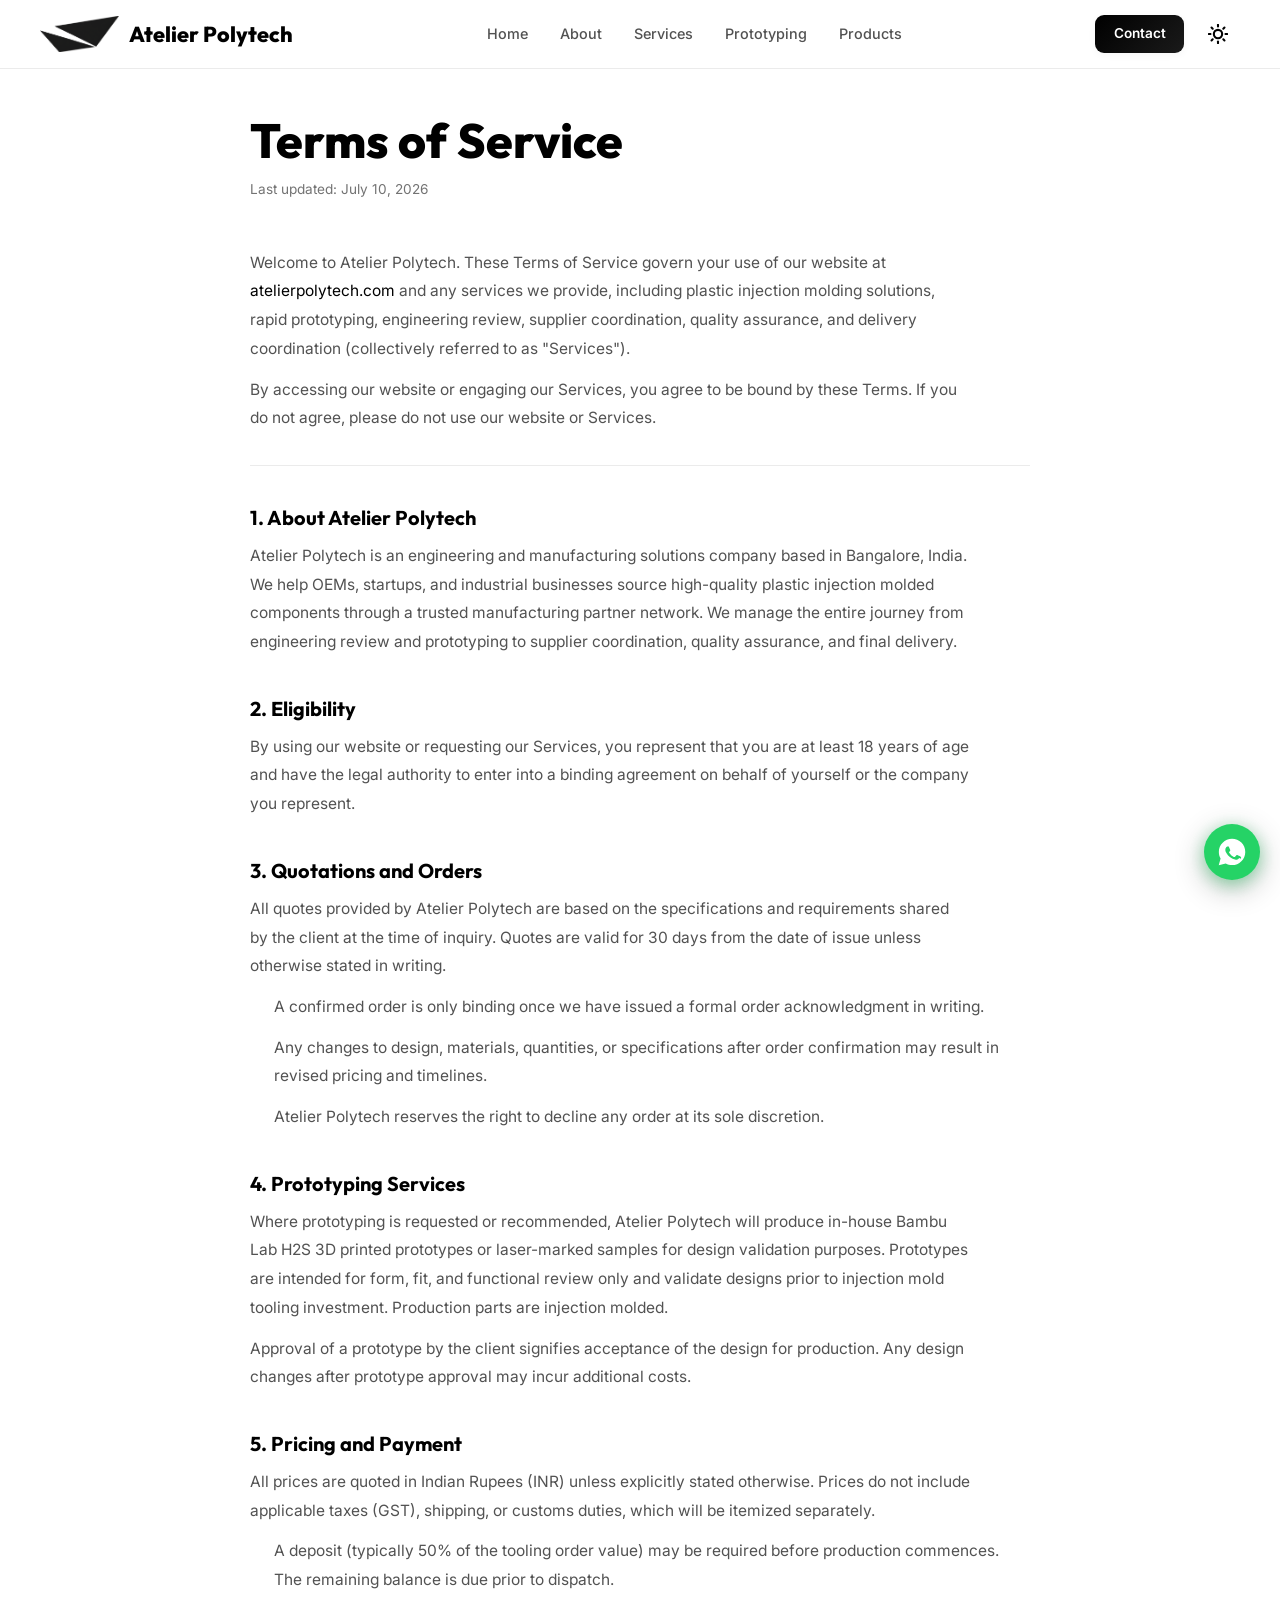
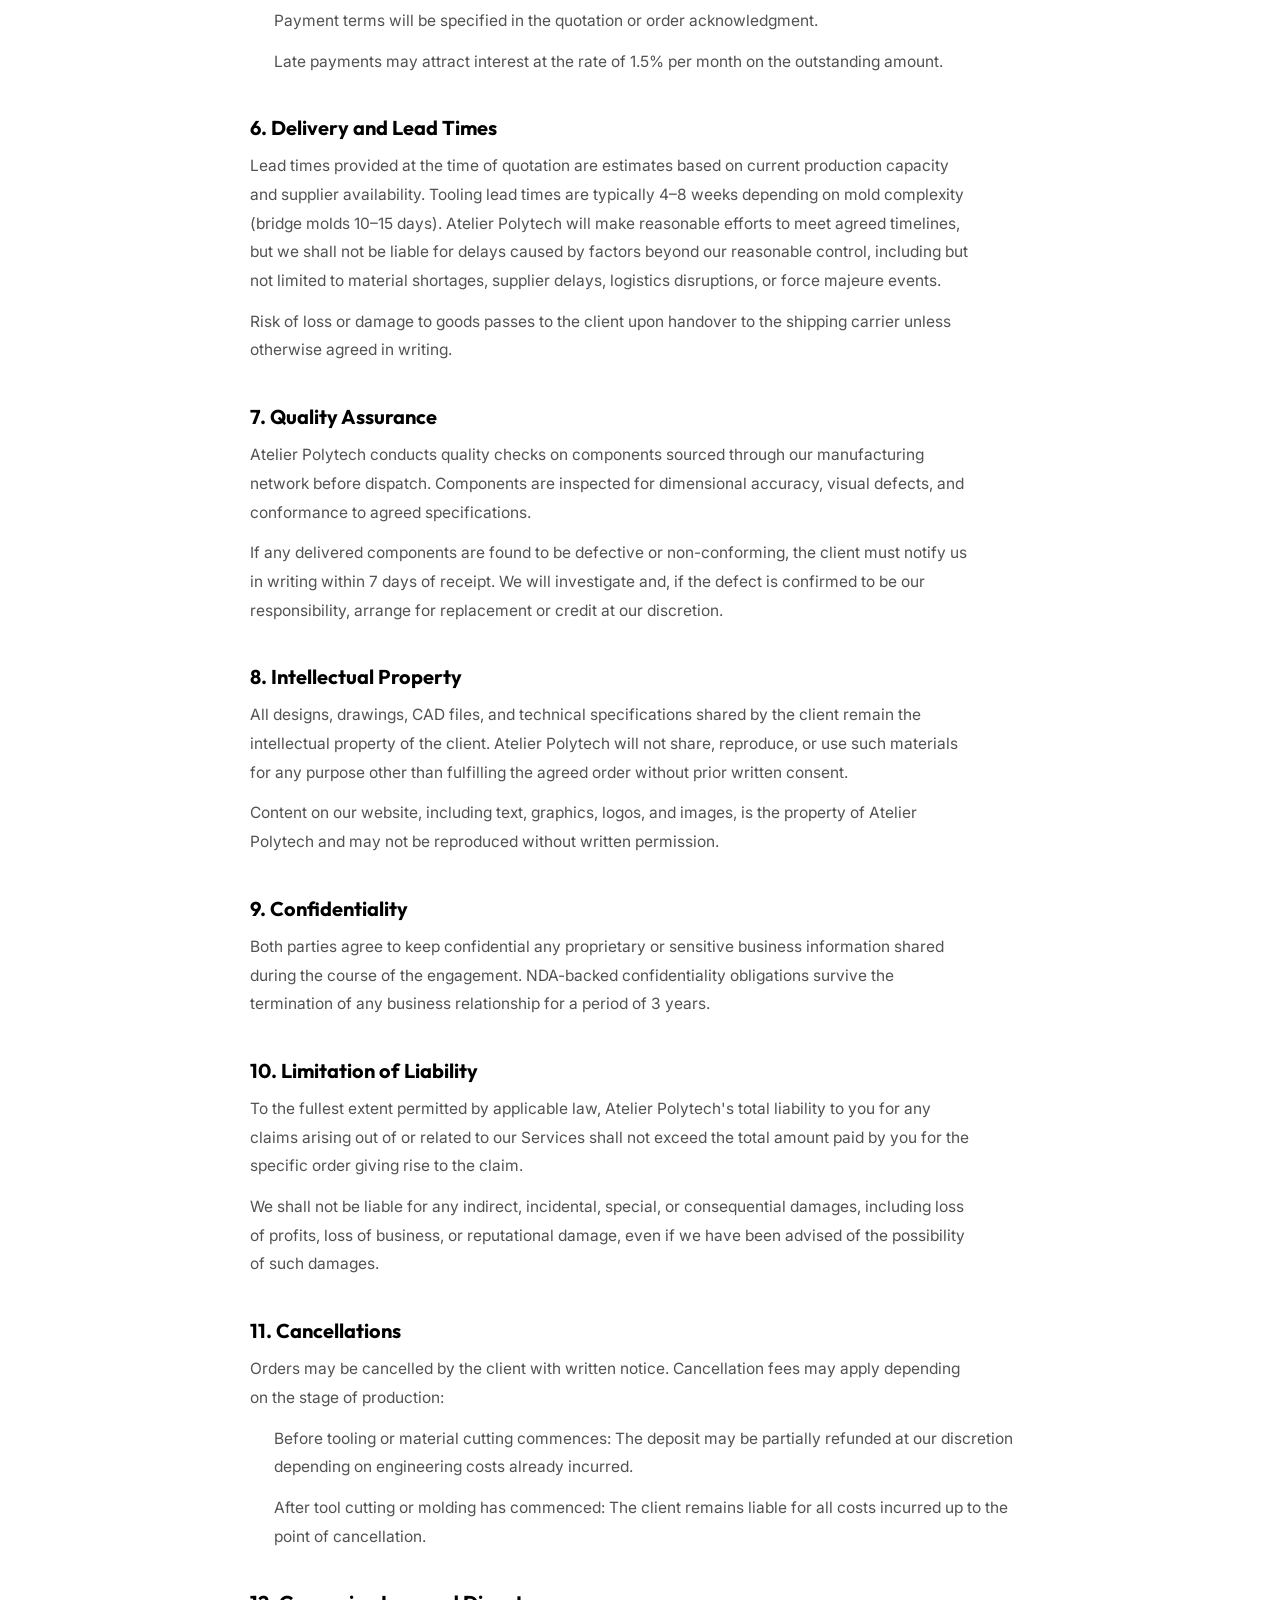
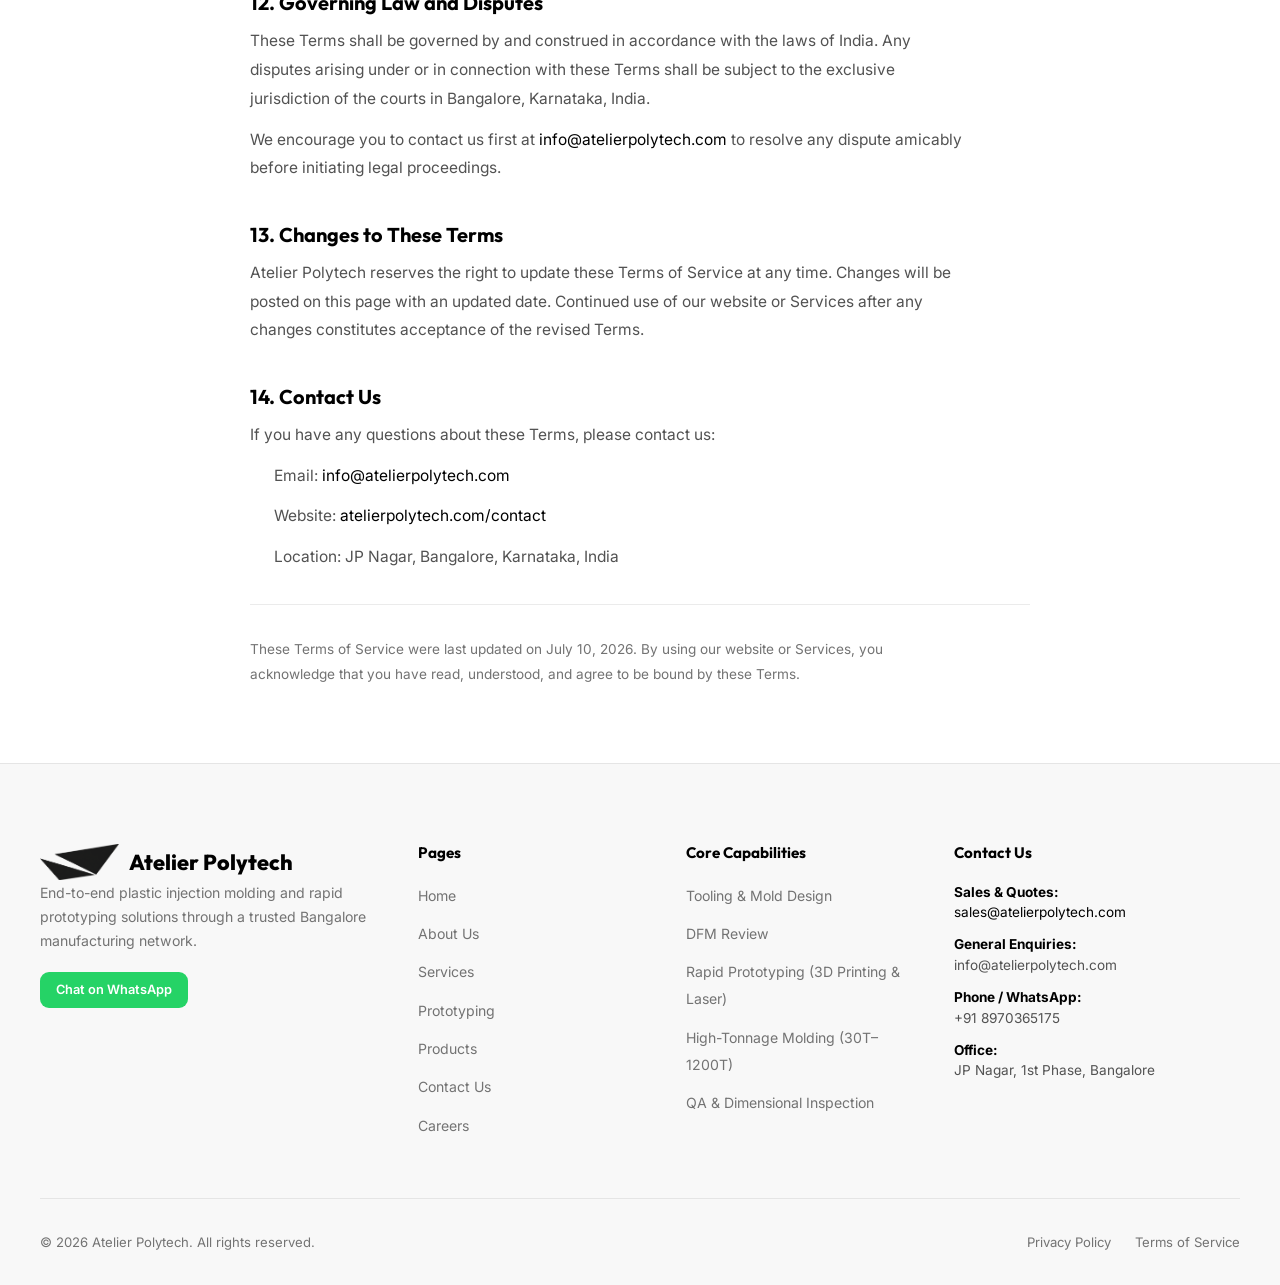
<file: terms.html>
<!DOCTYPE html>
<html lang="en">
<head>
  <meta charset="UTF-8">
  <meta name="viewport" content="width=device-width, initial-scale=1.0">

  <!-- Primary Meta Tags -->
  <meta name="description" content="Terms of Service for Atelier Polytech. Read our terms and conditions governing plastic injection molding and rapid prototyping services.">
  <link rel="canonical" href="https://atelierpolytech.com/terms">

  <title>Terms of Service | Atelier Polytech Bangalore</title>

  <!-- Open Graph -->
  <meta property="og:type" content="website">
  <meta property="og:url" content="https://atelierpolytech.com/terms">
  <meta property="og:title" content="Terms of Service | Atelier Polytech">
  <meta property="og:description" content="Terms of Service for Atelier Polytech plastic injection molding and rapid prototyping services.">
  <meta property="og:image" content="https://atelierpolytech.com/assets/images/logo.png">

  <!-- Twitter Card -->
  <meta name="twitter:card" content="summary">
  <meta name="twitter:title" content="Terms of Service | Atelier Polytech">
  <meta name="twitter:description" content="Terms of Service for Atelier Polytech plastic injection molding and rapid prototyping services.">

  <!-- Favicon -->
  <link rel="icon" type="image/png" sizes="48x48" href="assets/images/favicon_48.png">
  <link rel="icon" type="image/png" sizes="192x192" href="assets/images/favicon.png">
  <link rel="shortcut icon" href="favicon.ico">

  <!-- Google Fonts Preconnect & Swap -->
  <link rel="preconnect" href="https://fonts.googleapis.com">
  <link rel="preconnect" href="https://fonts.gstatic.com" crossorigin>
  <link href="https://fonts.googleapis.com/css2?family=Inter:wght@400;500;600&family=Outfit:wght@600;700;800&display=swap" rel="stylesheet">

  <!-- Auto-detect system theme preference -->
  <script>
    (function() {
      function applySystemTheme() {
        const isDark = window.matchMedia && window.matchMedia('(prefers-color-scheme: dark)').matches;
        const savedTheme = localStorage.getItem('theme');
        const isMobile = window.innerWidth <= 860;
        if (isMobile || !savedTheme) {
          document.documentElement.setAttribute('data-theme', isDark ? 'dark' : 'light');
        } else {
          document.documentElement.setAttribute('data-theme', savedTheme);
        }
      }
      applySystemTheme();
    })();
  </script>

  <!-- Stylesheets -->
  <link rel="stylesheet" href="css/themes.css?v=2.3">
  <link rel="stylesheet" href="css/style.css?v=2.3">

  <style>
    .legal-page {
      max-width: 820px;
      margin: 0 auto;
      padding: 7rem 1.25rem 4rem;
    }
    .legal-page h1 {
      font-family: Outfit, sans-serif;
      font-size: clamp(2rem, 5vw, 3rem);
      margin-bottom: 0.5rem;
      color: var(--text-primary);
    }
    .legal-page .last-updated {
      font-size: 0.85rem;
      color: var(--text-muted);
      margin-bottom: 3rem;
      display: block;
    }
    .legal-page h2 {
      font-family: Outfit, sans-serif;
      font-size: 1.25rem;
      margin: 2.5rem 0 0.75rem;
      color: var(--text-primary);
    }
    .legal-page p, .legal-page li {
      font-size: 0.97rem;
      line-height: 1.85;
      color: var(--text-secondary);
      margin-bottom: 0.75rem;
    }
    .legal-page ul {
      padding-left: 1.5rem;
      margin-bottom: 1rem;
    }
    .legal-page a {
      color: var(--accent);
      text-decoration: none;
    }
    .legal-page a:hover {
      text-decoration: underline;
    }
    .legal-divider {
      border: none;
      border-top: 1px solid var(--border-color);
      margin: 2rem 0;
    }
  </style>
</head>
<body>

  <!-- Skip to main content -->
  <a href="#main-content" class="skip-link">Skip to main content</a>

  <!-- ========== NAVIGATION ========== -->
  <nav class="navbar" id="navbar">
    <div class="container">
      <a href="/" class="navbar__logo">
        <img src="assets/images/logo.png" alt="Atelier Polytech Logo" class="logo-animated-img logo-invert" width="36" height="36">
        <span>Atelier <span class="navbar__logo-accent">Polytech</span></span>
      </a>

      <!-- Desktop links -->
      <ul class="navbar__links" id="nav-links">
        <li><a href="/" class="navbar__link">Home</a></li>
        <li><a href="/about" class="navbar__link">About</a></li>
        <li><a href="/services" class="navbar__link">Services</a></li>
        <li><a href="/prototyping" class="navbar__link">Prototyping</a></li>
        <li><a href="/products" class="navbar__link">Products</a></li>
      </ul>

      <div class="navbar__actions" style="display: flex; align-items: center; gap: 0.75rem;">
        <a href="/contact" class="btn btn--primary btn--sm nav-cta-desktop" style="padding: 0.45rem 1.15rem; font-size: 0.85rem;">Contact</a>
        <button class="theme-toggle" aria-label="Toggle theme" id="theme-toggle-btn">
          <svg class="theme-toggle__icon theme-toggle__icon--sun" xmlns="http://www.w3.org/2000/svg" width="20" height="20" viewBox="0 0 24 24" fill="none" stroke="currentColor" stroke-width="2.5" stroke-linecap="round" stroke-linejoin="round">
            <circle cx="12" cy="12" r="5"></circle>
            <line x1="12" y1="1" x2="12" y2="3"></line>
            <line x1="12" y1="21" x2="12" y2="23"></line>
            <line x1="4.22" y1="4.22" x2="5.64" y2="5.64"></line>
            <line x1="18.36" y1="18.36" x2="19.78" y2="19.78"></line>
            <line x1="1" y1="12" x2="3" y2="12"></line>
            <line x1="21" y1="12" x2="23" y2="12"></line>
            <line x1="4.22" y1="19.78" x2="5.64" y2="18.36"></line>
            <line x1="18.36" y1="5.64" x2="19.78" y2="4.22"></line>
          </svg>
          <svg class="theme-toggle__icon theme-toggle__icon--moon" xmlns="http://www.w3.org/2000/svg" width="18" height="18" viewBox="0 0 24 24" fill="none" stroke="currentColor" stroke-width="2.5" stroke-linecap="round" stroke-linejoin="round">
            <path d="M21 12.79A9 9 0 1 1 11.21 3 7 7 0 0 0 21 12.79z"></path>
          </svg>
        </button>
        <button class="navbar__hamburger" id="nav-toggle" aria-label="Toggle navigation menu" aria-expanded="false" aria-controls="nav-mobile-menu">
          <span></span>
          <span></span>
          <span></span>
        </button>
      </div>
    </div>
  </nav>

  <!-- Mobile menu overlay -->
  <div class="navbar__backdrop" id="nav-backdrop"></div>
  <div class="navbar__mobile-menu" id="nav-mobile-menu" aria-hidden="true">
    <div style="display:flex;flex-direction:column;gap:1.2rem;flex-grow:1;">
      <a href="/" class="navbar__link">Home</a>
      <a href="/about" class="navbar__link">About</a>
      <a href="/services" class="navbar__link">Services</a>
      <a href="/prototyping" class="navbar__link">Prototyping</a>
      <a href="/products" class="navbar__link">Products</a>
      <a href="/contact" class="navbar__link">Contact Us</a>
    </div>
    <div style="padding-top:1.5rem;border-top:1px solid var(--border-color);">
      <a href="/contact" class="btn btn--primary" style="width:100%;text-align:center;">Start Your Project</a>
    </div>
  </div>

  <main class="legal-page" id="main-content">
    <h1>Terms of Service</h1>
    <span class="last-updated">Last updated: July 10, 2026</span>

    <p>Welcome to Atelier Polytech. These Terms of Service govern your use of our website at <a href="https://atelierpolytech.com">atelierpolytech.com</a> and any services we provide, including plastic injection molding solutions, rapid prototyping, engineering review, supplier coordination, quality assurance, and delivery coordination (collectively referred to as "Services").</p>
    <p>By accessing our website or engaging our Services, you agree to be bound by these Terms. If you do not agree, please do not use our website or Services.</p>

    <hr class="legal-divider">

    <h2>1. About Atelier Polytech</h2>
    <p>Atelier Polytech is an engineering and manufacturing solutions company based in Bangalore, India. We help OEMs, startups, and industrial businesses source high-quality plastic injection molded components through a trusted manufacturing partner network. We manage the entire journey from engineering review and prototyping to supplier coordination, quality assurance, and final delivery.</p>

    <h2>2. Eligibility</h2>
    <p>By using our website or requesting our Services, you represent that you are at least 18 years of age and have the legal authority to enter into a binding agreement on behalf of yourself or the company you represent.</p>

    <h2>3. Quotations and Orders</h2>
    <p>All quotes provided by Atelier Polytech are based on the specifications and requirements shared by the client at the time of inquiry. Quotes are valid for 30 days from the date of issue unless otherwise stated in writing.</p>
    <ul>
      <li>A confirmed order is only binding once we have issued a formal order acknowledgment in writing.</li>
      <li>Any changes to design, materials, quantities, or specifications after order confirmation may result in revised pricing and timelines.</li>
      <li>Atelier Polytech reserves the right to decline any order at its sole discretion.</li>
    </ul>

    <h2>4. Prototyping Services</h2>
    <p>Where prototyping is requested or recommended, Atelier Polytech will produce in-house Bambu Lab H2S 3D printed prototypes or laser-marked samples for design validation purposes. Prototypes are intended for form, fit, and functional review only and validate designs prior to injection mold tooling investment. Production parts are injection molded.</p>
    <p>Approval of a prototype by the client signifies acceptance of the design for production. Any design changes after prototype approval may incur additional costs.</p>

    <h2>5. Pricing and Payment</h2>
    <p>All prices are quoted in Indian Rupees (INR) unless explicitly stated otherwise. Prices do not include applicable taxes (GST), shipping, or customs duties, which will be itemized separately.</p>
    <ul>
      <li>A deposit (typically 50% of the tooling order value) may be required before production commences. The remaining balance is due prior to dispatch.</li>
      <li>Payment terms will be specified in the quotation or order acknowledgment.</li>
      <li>Late payments may attract interest at the rate of 1.5% per month on the outstanding amount.</li>
    </ul>

    <h2>6. Delivery and Lead Times</h2>
    <p>Lead times provided at the time of quotation are estimates based on current production capacity and supplier availability. Tooling lead times are typically 4–8 weeks depending on mold complexity (bridge molds 10–15 days). Atelier Polytech will make reasonable efforts to meet agreed timelines, but we shall not be liable for delays caused by factors beyond our reasonable control, including but not limited to material shortages, supplier delays, logistics disruptions, or force majeure events.</p>
    <p>Risk of loss or damage to goods passes to the client upon handover to the shipping carrier unless otherwise agreed in writing.</p>

    <h2>7. Quality Assurance</h2>
    <p>Atelier Polytech conducts quality checks on components sourced through our manufacturing network before dispatch. Components are inspected for dimensional accuracy, visual defects, and conformance to agreed specifications.</p>
    <p>If any delivered components are found to be defective or non-conforming, the client must notify us in writing within 7 days of receipt. We will investigate and, if the defect is confirmed to be our responsibility, arrange for replacement or credit at our discretion.</p>

    <h2>8. Intellectual Property</h2>
    <p>All designs, drawings, CAD files, and technical specifications shared by the client remain the intellectual property of the client. Atelier Polytech will not share, reproduce, or use such materials for any purpose other than fulfilling the agreed order without prior written consent.</p>
    <p>Content on our website, including text, graphics, logos, and images, is the property of Atelier Polytech and may not be reproduced without written permission.</p>

    <h2>9. Confidentiality</h2>
    <p>Both parties agree to keep confidential any proprietary or sensitive business information shared during the course of the engagement. NDA-backed confidentiality obligations survive the termination of any business relationship for a period of 3 years.</p>

    <h2>10. Limitation of Liability</h2>
    <p>To the fullest extent permitted by applicable law, Atelier Polytech's total liability to you for any claims arising out of or related to our Services shall not exceed the total amount paid by you for the specific order giving rise to the claim.</p>
    <p>We shall not be liable for any indirect, incidental, special, or consequential damages, including loss of profits, loss of business, or reputational damage, even if we have been advised of the possibility of such damages.</p>

    <h2>11. Cancellations</h2>
    <p>Orders may be cancelled by the client with written notice. Cancellation fees may apply depending on the stage of production:</p>
    <ul>
      <li>Before tooling or material cutting commences: The deposit may be partially refunded at our discretion depending on engineering costs already incurred.</li>
      <li>After tool cutting or molding has commenced: The client remains liable for all costs incurred up to the point of cancellation.</li>
    </ul>

    <h2>12. Governing Law and Disputes</h2>
    <p>These Terms shall be governed by and construed in accordance with the laws of India. Any disputes arising under or in connection with these Terms shall be subject to the exclusive jurisdiction of the courts in Bangalore, Karnataka, India.</p>
    <p>We encourage you to contact us first at <a href="mailto:info@atelierpolytech.com">info@atelierpolytech.com</a> to resolve any dispute amicably before initiating legal proceedings.</p>

    <h2>13. Changes to These Terms</h2>
    <p>Atelier Polytech reserves the right to update these Terms of Service at any time. Changes will be posted on this page with an updated date. Continued use of our website or Services after any changes constitutes acceptance of the revised Terms.</p>

    <h2>14. Contact Us</h2>
    <p>If you have any questions about these Terms, please contact us:</p>
    <ul>
      <li>Email: <a href="mailto:info@atelierpolytech.com">info@atelierpolytech.com</a></li>
      <li>Website: <a href="/contact">atelierpolytech.com/contact</a></li>
      <li>Location: JP Nagar, Bangalore, Karnataka, India</li>
    </ul>

    <hr class="legal-divider">
    <p style="font-size:0.85rem;color:var(--text-muted);">These Terms of Service were last updated on July 10, 2026. By using our website or Services, you acknowledge that you have read, understood, and agree to be bound by these Terms.</p>
  </main>

  <!-- ========== FOOTER ========== -->
  <footer class="footer">
    <div class="container">
      <div class="footer__grid">
        <div class="footer__column footer__brand">
          <a href="/" class="navbar__logo">
            <img src="assets/images/logo.png" alt="Atelier Polytech Logo" class="logo-invert" style="height:36px;" loading="lazy" width="36" height="36">
            <span>Atelier <span class="navbar__logo-accent">Polytech</span></span>
          </a>
          <p>End-to-end plastic injection molding and rapid prototyping solutions through a trusted Bangalore manufacturing network.</p>
          <div style="margin-top:1.2rem;">
            <a href="https://wa.me/918970365175?text=Hi%20Atelier%20Polytech%2C%20I%20have%20an%20enquiry." target="_blank" rel="noopener noreferrer" class="btn btn--whatsapp btn--sm" style="font-size:0.8rem;padding:0.45rem 1rem;">
              Chat on WhatsApp
            </a>
          </div>
        </div>

        <div class="footer__column">
          <h4>Pages</h4>
          <ul>
            <li><a href="/">Home</a></li>
            <li><a href="/about">About Us</a></li>
            <li><a href="/services">Services</a></li>
            <li><a href="/prototyping">Prototyping</a></li>
            <li><a href="/products">Products</a></li>
            <li><a href="/contact">Contact Us</a></li>
            <li><a href="/careers">Careers</a></li>
          </ul>
        </div>

        <div class="footer__column">
          <h4>Core Capabilities</h4>
          <ul>
            <li><a href="/services">Tooling &amp; Mold Design</a></li>
            <li><a href="/services">DFM Review</a></li>
            <li><a href="/prototyping">Rapid Prototyping (3D Printing &amp; Laser)</a></li>
            <li><a href="/services">High-Tonnage Molding (30T–1200T)</a></li>
            <li><a href="/services">QA &amp; Dimensional Inspection</a></li>
          </ul>
        </div>

        <div class="footer__column footer__contact">
          <h4>Contact Us</h4>
          <div class="footer__contact-items" style="display:flex;flex-direction:column;gap:0.75rem;">
            <p style="margin:0;font-size:0.85rem;color:var(--text-secondary);">
              <strong>Sales &amp; Quotes:</strong><br>
              <a href="mailto:sales@atelierpolytech.com" style="color:var(--accent);text-decoration:none;">sales@atelierpolytech.com</a>
            </p>
            <p style="margin:0;font-size:0.85rem;color:var(--text-secondary);">
              <strong>General Enquiries:</strong><br>
              <a href="mailto:info@atelierpolytech.com" style="color:var(--text-secondary);text-decoration:none;">info@atelierpolytech.com</a>
            </p>
            <p style="margin:0;font-size:0.85rem;color:var(--text-secondary);">
              <strong>Phone / WhatsApp:</strong><br>
              <a href="tel:+918970365175" style="color:var(--text-secondary);text-decoration:none;">+91 8970365175</a>
            </p>
            <p style="margin:0;font-size:0.85rem;color:var(--text-secondary);">
              <strong>Office:</strong><br>
              JP Nagar, 1st Phase, Bangalore
            </p>
          </div>
        </div>
      </div>

      <div class="footer__bottom">
        <p>&copy; 2026 Atelier Polytech. All rights reserved.</p>
        <div class="footer__bottom-links">
          <a href="/privacy">Privacy Policy</a>
          <a href="/terms">Terms of Service</a>
        </div>
      </div>
    </div>
  </footer>

  <!-- Scripts -->
  <script src="js/main.js?v=2.3"></script>
</body>
</html>
</file>
<file: css/themes.css>
/* ==========================================================================
   THEMES.CSS — Atelier Polytech Design Tokens & Theme Switcher
   Dark mode (default) · Light mode via [data-theme='light']
   ========================================================================== */

/* --------------------------------------------------------------------------
   1. DARK MODE (Default) - Pure AMOLED Black & White
   -------------------------------------------------------------------------- */
:root {
  /* — Backgrounds (Pure AMOLED Black & Charcoal) — */
  --bg-primary: #000000;
  --bg-secondary: #0d0d0d;
  --bg-tertiary: #1a1a1a;
  --bg-card: rgba(13, 13, 13, 0.95);
  --bg-card-hover: rgba(26, 26, 26, 0.98);

  /* — Typography (Pure White to Grays) — */
  --text-primary: #ffffff;
  --text-secondary: #d4d4d4;
  --text-muted: #a3a3a3;

  /* — Accent / Brand (Pure White with subtle effects) — */
  --accent: #ffffff;
  --accent-hover: #f5f5f5;
  --accent-dark: #e5e5e5;
  --accent-glow: rgba(255, 255, 255, 0.15);
  --accent-glow-strong: rgba(255, 255, 255, 0.25);

  /* — Gradients (Black to White) — */
  --gradient-hero: radial-gradient(circle at center, rgba(0, 0, 0, 0.9) 0%, rgba(0, 0, 0, 0.7) 40%, rgba(0, 0, 0, 0.3) 100%);
  --gradient-accent: linear-gradient(135deg, #ffffff, #e5e5e5);
  --gradient-card: linear-gradient(135deg, rgba(255, 255, 255, 0.08), rgba(255, 255, 255, 0.02));

  /* — Borders (Subtle White) — */
  --border-color: rgba(255, 255, 255, 0.08);
  --border-accent: rgba(255, 255, 255, 0.3);

  /* — Shadows (Deep Black) — */
  --shadow-sm: 0 2px 16px rgba(0, 0, 0, 0.8);
  --shadow-md: 0 4px 32px rgba(0, 0, 0, 0.9);
  --shadow-lg: 0 8px 64px rgba(0, 0, 0, 0.95);
  --shadow-glow: 0 0 40px rgba(255, 255, 255, 0.15);

  /* — Glassmorphism (Black with transparency) — */
  --glass-bg: rgba(13, 13, 13, 0.8);
  --glass-border: rgba(255, 255, 255, 0.1);

  /* — Navigation (Pure Black) — */
  --nav-bg: rgba(0, 0, 0, 0.95);

  /* — Button text (contrast against gradient-accent) — */
  --btn-primary-text: #000000;

  /* — Color scheme hint for browser — */
  color-scheme: dark;
}

/* --------------------------------------------------------------------------
   2. LIGHT MODE — Premium White & Gray
   -------------------------------------------------------------------------- */
[data-theme='light'] {
  /* — Backgrounds (Pure White & Light Grays) — */
  --bg-primary: #ffffff;
  --bg-secondary: #f8f8f8;
  --bg-tertiary: #f0f0f0;
  --bg-card: rgba(255, 255, 255, 0.95);
  --bg-card-hover: #ffffff;

  /* — Typography (Black to Grays) — */
  --text-primary: #000000;
  --text-secondary: #525252;
  --text-muted: #737373;

  /* — Accent / Brand (Pure Black) — */
  --accent: #000000;
  --accent-hover: #1a1a1a;
  --accent-dark: #0d0d0d;
  --accent-glow: rgba(0, 0, 0, 0.08);
  --accent-glow-strong: rgba(0, 0, 0, 0.15);

  /* — Gradients (White to Gray) — */
  --gradient-hero: radial-gradient(circle at center, rgba(255, 255, 255, 0.95) 0%, rgba(255, 255, 255, 0.75) 45%, rgba(255, 255, 255, 0.3) 100%);
  --gradient-accent: linear-gradient(135deg, #000000, #1a1a1a);
  --gradient-card: linear-gradient(135deg, rgba(0, 0, 0, 0.04), rgba(0, 0, 0, 0.01));

  /* — Borders (Subtle Black) — */
  --border-color: rgba(0, 0, 0, 0.08);
  --border-accent: rgba(0, 0, 0, 0.2);

  /* — Shadows (Soft Black) — */
  --shadow-sm: 0 2px 8px rgba(0, 0, 0, 0.04);
  --shadow-md: 0 4px 16px rgba(0, 0, 0, 0.06);
  --shadow-lg: 0 8px 32px rgba(0, 0, 0, 0.08);
  --shadow-glow: 0 0 24px rgba(0, 0, 0, 0.05);

  /* — Glassmorphism (White with transparency) — */
  --glass-bg: rgba(255, 255, 255, 0.9);
  --glass-border: rgba(0, 0, 0, 0.08);

  /* — Navigation (Pure White) — */
  --nav-bg: rgba(255, 255, 255, 0.95);

  /* — Button text (contrast against gradient-accent) — */
  --btn-primary-text: #ffffff;

  /* — Color scheme hint for browser — */
  color-scheme: light;
}

/* --------------------------------------------------------------------------
   3. GLOBAL THEME TRANSITION
   Smooth cross-fade when switching themes.
   We intentionally EXCLUDE transform & opacity so scroll/hover
   animations remain GPU-accelerated and jank-free.
   -------------------------------------------------------------------------- */
* {
  transition:
    background-color 0.4s ease,
    color 0.3s ease,
    border-color 0.3s ease,
    box-shadow 0.3s ease;
}

/* --------------------------------------------------------------------------
   4. THEME TOGGLE BUTTON
   Circular button housing a sun / moon icon swap.
   Expected markup:
     <button class="theme-toggle" aria-label="Toggle theme">
       <span class="theme-toggle__icon theme-toggle__icon--sun">☀️</span>
       <span class="theme-toggle__icon theme-toggle__icon--moon">🌙</span>
     </button>
   -------------------------------------------------------------------------- */
.theme-toggle {
  position: relative;
  display: flex;
  align-items: center;
  justify-content: center;
  width: 44px;
  height: 44px;
  border: none;
  border-radius: 50%;
  background: var(--glass-bg);
  backdrop-filter: blur(8px);
  -webkit-backdrop-filter: blur(8px);
  cursor: pointer;
  overflow: hidden;
  outline: none;
  z-index: 1001;
  flex-shrink: 0;
}

/* Subtle glow ring on hover */
.theme-toggle:hover {
  box-shadow: var(--shadow-glow);
}

/* Focus-visible for keyboard accessibility */
.theme-toggle:focus-visible {
  outline: 2px solid var(--accent);
  outline-offset: 3px;
}

/* ---------- Icon base ---------- */
.theme-toggle__icon {
  position: absolute;
  top: 50%;
  left: 50%;
  stroke: var(--text-primary);
  transition:
    transform 0.45s cubic-bezier(0.4, 0, 0.2, 1),
    opacity 0.35s ease;
  will-change: transform, opacity;
}

/* ---------- Dark mode (default): show Moon, hide Sun ---------- */
.theme-toggle__icon--moon {
  margin-top: -9px;
  margin-left: -9px;
  opacity: 1;
  transform: rotate(0deg) scale(1);
}

.theme-toggle__icon--sun {
  margin-top: -10px;
  margin-left: -10px;
  opacity: 0;
  transform: rotate(-90deg) scale(0.5);
}

/* ---------- Light mode: show Sun, hide Moon ---------- */
[data-theme='light'] .theme-toggle__icon--moon {
  opacity: 0;
  transform: rotate(90deg) scale(0.5);
}

[data-theme='light'] .theme-toggle__icon--sun {
  opacity: 1;
  transform: rotate(0deg) scale(1);
}

/* ---------- Active press micro-feedback ---------- */
.theme-toggle:active {
  transform: scale(0.92);
}

/* ==========================================================================
   5. THEME-AWARE LOGO FILTERS
   Inverts black logo.png to white in dark mode (default), keeping it black
   in light mode. Also integrates drop-shadow glows for featured displays.
   ========================================================================== */

/* Dark mode (default): Invert black logo to white */
.logo-invert {
  filter: invert(1);
}

.logo-invert-shadow-md {
  filter: invert(1) drop-shadow(0 0 30px var(--accent-glow));
}

.logo-invert-shadow-lg {
  filter: invert(1) drop-shadow(0 0 40px var(--accent-glow-strong));
}

/* Light mode: Keep black logo as black */
[data-theme='light'] .logo-invert {
  filter: invert(0);
}

[data-theme='light'] .logo-invert-shadow-md {
  filter: invert(0) drop-shadow(0 0 30px var(--accent-glow));
}

[data-theme='light'] .logo-invert-shadow-lg {
  filter: invert(0) drop-shadow(0 0 40px var(--accent-glow-strong));
}
</file>
<file: css/style.css>
/* ==========================================================================
   STYLE.CSS ΓÇö Atelier Polytech  ┬╖  Main Design System & Layout
   Dependencies: themes.css (loaded first), animations.css (loaded after)
   ========================================================================== */

/* --------------------------------------------------------------------------
   0. GOOGLE FONTS
   -------------------------------------------------------------------------- */
@import url('https://fonts.googleapis.com/css2?family=Inter:wght@400;500;600&family=Outfit:wght@600;700;800&display=swap');

/* --------------------------------------------------------------------------
   1. MODERN CSS RESET
   -------------------------------------------------------------------------- */
*,
*::before,
*::after {
  box-sizing: border-box;
  margin: 0;
  padding: 0;
}

html {
  -moz-text-size-adjust: none;
  -webkit-text-size-adjust: none;
  text-size-adjust: none;
  scroll-behavior: smooth;
  overflow-x: hidden;
  width: 100%;
}

img,
picture,
video,
canvas,
svg {
  display: block;
  max-width: 100%;
  height: auto;
}

input,
button,
textarea,
select {
  font: inherit;
  color: inherit;
}

a {
  color: inherit;
  text-decoration: none;
}

ul,
ol {
  list-style: none;
}

/* --------------------------------------------------------------------------
   2. TYPOGRAPHY
   -------------------------------------------------------------------------- */
body {
  font-family: 'Inter', system-ui, -apple-system, sans-serif;
  font-size: 1rem;
  line-height: 1.7;
  font-weight: 400;
  color: var(--text-primary);
  background-color: var(--bg-primary);
  -webkit-font-smoothing: antialiased;
  -moz-osx-font-smoothing: grayscale;
  overflow-x: hidden;
}

h1,
h2,
h3,
h4,
h5,
h6 {
  font-family: 'Outfit', 'Inter', sans-serif;
  line-height: 1.2;
  font-weight: 700;
  color: var(--text-primary);
}

h1 {
  font-size: clamp(2.4rem, 5vw, 4rem);
  font-weight: 800;
}

h2 {
  font-size: clamp(1.8rem, 3.5vw, 2.8rem);
}

h3 {
  font-size: clamp(1.3rem, 2.5vw, 1.6rem);
}

h4 {
  font-size: 1.15rem;
}

p {
  color: var(--text-secondary);
  max-width: 72ch;
  /* readable measure */
}

/* --------------------------------------------------------------------------
   3. SELECTION & SCROLLBAR
   -------------------------------------------------------------------------- */
::selection {
  background-color: var(--accent);
  color: #fff;
}

/* Webkit scrollbar (Chrome, Edge, Safari) */
::-webkit-scrollbar {
  width: 8px;
}

::-webkit-scrollbar-track {
  background: var(--bg-secondary);
}

::-webkit-scrollbar-thumb {
  background: var(--accent-dark);
  border-radius: 4px;
}

::-webkit-scrollbar-thumb:hover {
  background: var(--accent);
}

/* --------------------------------------------------------------------------
   4. CONTAINER
   -------------------------------------------------------------------------- */
.container {
  width: 100%;
  max-width: 1280px;
  margin-inline: auto;
  padding-inline: 1.25rem;
}

@media (min-width: 768px) {
  .container {
    padding-inline: 2rem;
  }
}

@media (min-width: 1280px) {
  .container {
    padding-inline: 2.5rem;
  }
}

/* --------------------------------------------------------------------------
   5. NAVIGATION BAR
   Fixed top ┬╖ glassmorphism ┬╖ z-1000
   -------------------------------------------------------------------------- */
.navbar {
  position: fixed;
  top: 0;
  left: 0;
  width: 100%;
  z-index: 1000;
  background: var(--nav-bg);
  backdrop-filter: blur(20px);
  -webkit-backdrop-filter: blur(20px);
  border-bottom: 1px solid var(--border-color);
  padding: 0.75rem 0;
}

.navbar .container {
  display: flex;
  align-items: center;
  justify-content: space-between;
  gap: 1rem;
}

/* ---------- Logo ---------- */
.navbar__logo {
  display: flex;
  align-items: center;
  gap: 0.6rem;
  font-family: 'Outfit', sans-serif;
  font-weight: 800;
  font-size: 1.35rem;
  color: var(--text-primary);
  white-space: nowrap;
  flex-shrink: 0;
}

.navbar__logo-accent {
  color: var(--accent);
}

.navbar__logo img {
  height: 36px;
  width: auto;
}

/* ---------- Desktop nav links ---------- */
.navbar__links {
  display: flex;
  align-items: center;
  gap: 2rem;
}

.navbar__link {
  position: relative;
  font-size: 0.9rem;
  font-weight: 500;
  color: var(--text-secondary);
  padding: 0.4rem 0;
  white-space: nowrap;
}

.navbar__link:hover,
.navbar__link.active {
  color: var(--accent);
}

/* Underline grows from center on hover (see animations.css for keyframe) */
.navbar__link::after {
  content: '';
  position: absolute;
  bottom: 0;
  left: 50%;
  width: 0;
  height: 2px;
  background: var(--accent);
  border-radius: 1px;
  transition: width 0.3s ease, left 0.3s ease;
}

.navbar__link:hover::after,
.navbar__link.active::after {
  width: 100%;
  left: 0;
}

/* ---------- Right-side controls ---------- */
.navbar__actions {
  display: flex;
  align-items: center;
  gap: 1rem;
  flex-shrink: 0;
}

/* ---------- Hamburger ---------- */
.navbar__hamburger {
  display: none;
  flex-direction: column;
  justify-content: center;
  align-items: center;
  gap: 5px;
  width: 40px;
  height: 40px;
  background: transparent;
  border: none;
  cursor: pointer;
  padding: 4px;
  z-index: 1002;
  flex-shrink: 0;
  border-radius: 8px;
  transition: background-color 0.2s ease;
}

.navbar__hamburger:hover {
  background: var(--accent-glow);
}

.navbar__hamburger span {
  display: block;
  width: 24px;
  height: 2.5px;
  background: var(--text-primary);
  border-radius: 2px;
  transition: transform 0.3s cubic-bezier(0.4, 0, 0.2, 1), opacity 0.3s ease, background-color 0.3s ease;
}

/* Hamburger → X morph when .open */
.navbar__hamburger.open span:nth-child(1) {
  transform: translateY(7.5px) rotate(45deg);
}

.navbar__hamburger.open span:nth-child(2) {
  opacity: 0;
}

.navbar__hamburger.open span:nth-child(3) {
  transform: translateY(-7.5px) rotate(-45deg);
}

/* ---------- Mobile nav overlay ---------- */
.navbar__mobile-menu {
  position: fixed;
  top: 0;
  right: -100%;
  width: min(320px, 85vw);
  height: 100vh;
  background: var(--bg-secondary);
  border-left: 1px solid var(--border-color);
  padding: 5rem 2rem 2rem;
  display: flex;
  flex-direction: column;
  gap: 1.6rem;
  z-index: 1001;
  transition: right 0.4s cubic-bezier(0.4, 0, 0.2, 1);
  overflow-y: auto;
}

.navbar__mobile-menu.open {
  right: 0;
}

.navbar__mobile-menu .navbar__link {
  font-size: 1.1rem;
  display: block;
}

/* Mobile backdrop */
.navbar__backdrop {
  position: fixed;
  inset: 0;
  background: rgba(0, 0, 0, 0.5);
  z-index: 1000;
  opacity: 0;
  pointer-events: none;
  transition: opacity 0.3s ease;
}

.navbar__backdrop.visible {
  opacity: 1;
  pointer-events: auto;
}

/* --------------------------------------------------------------------------
   6. HERO SECTION
   Full viewport ┬╖ background image ┬╖ gradient overlay
   -------------------------------------------------------------------------- */
.hero {
  position: relative;
  min-height: 100vh;
  min-height: 100dvh;
  display: flex;
  flex-direction: column;
  align-items: center;
  justify-content: flex-start;
  text-align: center;
  padding-top: calc(80px + clamp(3.5rem, 8vh, 6rem));
  padding-bottom: 4rem;
  padding-inline: 1.5rem;
  overflow: hidden;
  background: #000 !important;
  color: #ffffff !important;
  box-sizing: border-box;
}

/* Background video wrapper */
.hero__video-wrap {
  position: absolute;
  top: 0;
  left: 0;
  right: 0;
  bottom: 0;
  inset: 0;
  width: 100%;
  height: 100%;
  z-index: 0;
  overflow: hidden;
  background: #000;
  pointer-events: none;
}

/* Dual video elements for seamless cross-fading */
.hero__video-player {
  position: absolute;
  top: 0;
  left: 0;
  width: 100% !important;
  max-width: none !important;
  height: 100% !important;
  object-fit: cover;
  object-position: center;
  opacity: 0;
  transition: opacity 1.2s cubic-bezier(0.4, 0, 0.2, 1);
  pointer-events: none;
  background: #000;
  z-index: 1;
}

.hero__video-player.active {
  opacity: 1;
  z-index: 2;
}

/* Dark cinematic overlay ensuring maximum text legibility in both light/dark modes */
.hero__video-overlay {
  position: absolute;
  inset: 0;
  z-index: 3;
  background: linear-gradient(to bottom,
      rgba(0, 0, 0, 0.45) 0%,
      rgba(0, 0, 0, 0.35) 45%,
      rgba(0, 0, 0, 0.75) 100%);
  pointer-events: none;
}

/* Subtle edge vignette */
.hero__video-vignette {
  position: absolute;
  inset: 0;
  z-index: 3;
  box-shadow: inset 0 0 120px rgba(0, 0, 0, 0.7);
  pointer-events: none;
}

/* Hero Content Container */
.hero__content,
.hero__content--video {
  position: relative;
  z-index: 5;
  max-width: 840px;
  color: #ffffff !important;
  margin-top: clamp(1.2rem, 3.5vh, 2.5rem);
}

/* Badge - Crisp White on AMOLED dark */
.hero .hero__badge {
  display: inline-flex;
  align-items: center;
  font-size: 0.8rem;
  font-weight: 600;
  letter-spacing: 0.12em;
  text-transform: uppercase;
  color: #ffffff !important;
  border: 1px solid rgba(255, 255, 255, 0.3) !important;
  padding: 0.45rem 1.2rem;
  border-radius: 100px;
  margin-bottom: 1.6rem;
  background: rgba(255, 255, 255, 0.08) !important;
  backdrop-filter: blur(8px);
  -webkit-backdrop-filter: blur(8px);
}

.hero .hero__badge span {
  display: inline-block;
  width: 8px;
  height: 8px;
  border-radius: 50%;
  background: #ffffff !important;
  margin-right: 8px;
  animation: pulseGlow 2s ease-in-out infinite;
}

/* Main Heading */
.hero .hero__title {
  margin-bottom: 1.4rem;
  color: #ffffff !important;
  font-weight: 800;
}

.hero .hero__title span {
  color: #ffffff !important;
}

/* Pure crisp white hero accent words - robust across both Light & Dark themes */
.hero .hero__title,
.hero .hero__title span,
.hero .hero__title .gradient-text,
.hero .hero-cycle-word {
  color: #ffffff !important;
  -webkit-text-fill-color: #ffffff !important;
  background: none !important;
  -webkit-background-clip: unset !important;
  background-clip: unset !important;
  display: inline-block;
  text-shadow: 0 2px 20px rgba(0, 0, 0, 0.6) !important;
}

/* Subtitle */
.hero .hero__subtitle {
  font-size: clamp(1rem, 2vw, 1.2rem);
  font-weight: 400;
  color: rgba(255, 255, 255, 0.9) !important;
  margin-bottom: 2.4rem;
  max-width: 620px;
  margin-inline: auto;
  line-height: 1.65;
  text-shadow: 0 2px 12px rgba(0, 0, 0, 0.6);
}

/* CTA Buttons */
.hero .hero__cta-group {
  display: flex;
  flex-wrap: wrap;
  gap: 1rem;
  justify-content: center;
}

.hero .btn--primary {
  background: #ffffff !important;
  color: #000000 !important;
  border: 1px solid #ffffff !important;
  font-weight: 700 !important;
  box-shadow: 0 0 25px rgba(255, 255, 255, 0.25) !important;
}

.hero .btn--primary:hover {
  transform: translateY(-2px);
  background: #f5f5f5 !important;
  box-shadow: 0 0 35px rgba(255, 255, 255, 0.45) !important;
}

.hero .btn--secondary {
  background: rgba(255, 255, 255, 0.08) !important;
  color: #ffffff !important;
  border: 1px solid rgba(255, 255, 255, 0.35) !important;
  backdrop-filter: blur(8px);
  -webkit-backdrop-filter: blur(8px);
}

.hero .btn--secondary:hover {
  background: rgba(255, 255, 255, 0.2) !important;
  border-color: #ffffff !important;
  color: #ffffff !important;
}


/* Progress Bar at bottom of Hero */
.hero__progress-bar {
  position: absolute;
  bottom: 0;
  left: 0;
  width: 100%;
  height: 4px;
  background: rgba(255, 255, 255, 0.15);
  z-index: 6;
}

.hero__progress-fill {
  height: 100%;
  width: 0%;
  background: linear-gradient(90deg, #ffffff, #d4d4d4);
  box-shadow: 0 0 10px rgba(255, 255, 255, 0.5);
  transition: width 0.08s linear;
}

/* --------------------------------------------------------------------------
   6.1 SUBPAGE HERO BANNER (Standard across About, Services, Prototyping, etc.)
   -------------------------------------------------------------------------- */
.page-hero {
  position: relative;
  min-height: 44vh;
  display: flex;
  align-items: center;
  justify-content: center;
  text-align: center;
  padding: calc(80px + 3.5rem) 1.5rem 3.5rem;
  background: #000000 !important;
  color: #ffffff !important;
  overflow: hidden;
  border-bottom: 1px solid var(--border-color);
  box-sizing: border-box;
}

.page-hero__bg {
  position: absolute;
  top: 0;
  left: 0;
  right: 0;
  bottom: 0;
  width: 100%;
  height: 100%;
  object-fit: cover;
  object-position: center;
  opacity: 0.35;
  filter: grayscale(1) brightness(0.65);
  pointer-events: none;
  z-index: 0;
}

.page-hero__overlay {
  position: absolute;
  inset: 0;
  background: radial-gradient(circle at center, rgba(0, 0, 0, 0.4) 0%, rgba(0, 0, 0, 0.85) 100%),
    linear-gradient(to bottom, rgba(0, 0, 0, 0.4) 0%, #000000 100%);
  pointer-events: none;
  z-index: 1;
}

/* Page Hero Video Background */
.page-hero__video-wrap {
  position: absolute;
  inset: 0;
  z-index: 0;
  overflow: hidden;
  background: #000000;
  pointer-events: none;
}

.page-hero__video {
  position: absolute;
  top: 0;
  left: 0;
  width: 100%;
  height: 100%;
  object-fit: cover;
  object-position: center;
  pointer-events: none;
  opacity: 0;
  transition: opacity 1.2s cubic-bezier(0.4, 0, 0.2, 1);
  background: #000000;
}

.page-hero__video.is-visible {
  opacity: 1;
}

.page-hero__video-overlay {
  position: absolute;
  inset: 0;
  background: radial-gradient(circle at center, rgba(0, 0, 0, 0.35) 0%, rgba(0, 0, 0, 0.75) 100%),
    linear-gradient(to bottom, rgba(0, 0, 0, 0.45) 0%, rgba(0, 0, 0, 0.85) 100%);
  pointer-events: none;
  z-index: 1;
}

.page-hero,
.page-hero__content {
  color: #ffffff !important;
}

.page-hero__content {
  position: relative;
  z-index: 2;
  max-width: 800px;
  margin: 0 auto;
}

.page-hero__breadcrumb {
  display: inline-flex;
  align-items: center;
  gap: 0.5rem;
  font-size: 0.85rem;
  font-weight: 500;
  margin-bottom: 1.2rem;
  color: rgba(255, 255, 255, 0.7) !important;
}

.page-hero__breadcrumb a {
  color: rgba(255, 255, 255, 0.75) !important;
  transition: color 0.2s ease;
}

.page-hero__breadcrumb a:hover {
  color: #ffffff !important;
}

.page-hero__breadcrumb svg {
  width: 13px;
  height: 13px;
  stroke: rgba(255, 255, 255, 0.6) !important;
}

.page-hero__breadcrumb span {
  color: #ffffff !important;
  font-weight: 600;
}

.page-hero h1 {
  font-family: 'Outfit', sans-serif;
  font-size: clamp(2rem, 5vw, 3.2rem);
  font-weight: 800;
  color: #ffffff !important;
  margin-bottom: 1rem;
  line-height: 1.2;
}

.page-hero h1 span,
.page-hero h1 .gradient-text,
.page-hero .gradient-text,
.products-hero h1 span,
.products-hero .gradient-text {
  color: #ffffff !important;
  -webkit-text-fill-color: #ffffff !important;
  background: none !important;
  -webkit-background-clip: unset !important;
  background-clip: unset !important;
  display: inline-block;
  text-shadow: 0 2px 20px rgba(0, 0, 0, 0.6) !important;
}

.page-hero p {
  font-size: clamp(0.95rem, 1.8vw, 1.15rem);
  color: rgba(255, 255, 255, 0.85) !important;
  max-width: 650px;
  margin: 0 auto;
  line-height: 1.65;
}

/* Explicit light-mode protections for dark cinematic hero sections */
[data-theme='light'] .page-hero__breadcrumb span,
[data-theme='light'] .products-hero__breadcrumb span {
  color: #ffffff !important;
}

[data-theme='light'] .page-hero h1,
[data-theme='light'] .page-hero h1 *,
[data-theme='light'] .products-hero h1,
[data-theme='light'] .products-hero h1 * {
  color: #ffffff !important;
  -webkit-text-fill-color: #ffffff !important;
}

[data-theme='light'] .page-hero h1 span,
[data-theme='light'] .page-hero .gradient-text,
[data-theme='light'] .products-hero h1 span,
[data-theme='light'] .products-hero .gradient-text {
  color: #ffffff !important;
  -webkit-text-fill-color: #ffffff !important;
  background: none !important;
  -webkit-background-clip: unset !important;
  background-clip: unset !important;
  text-shadow: 0 2px 20px rgba(0, 0, 0, 0.6) !important;
}

[data-theme='light'] .page-hero p,
[data-theme='light'] .products-hero p {
  color: rgba(255, 255, 255, 0.85) !important;
}


/* --------------------------------------------------------------------------
   7. STATS BAR
   -------------------------------------------------------------------------- */
.stats-bar {
  position: relative;
  z-index: 4;
  background: var(--bg-secondary);
  border-top: 1px solid var(--border-color);
  border-bottom: 1px solid var(--border-color);
  padding: 2.5rem 0;
}

.stats-bar__grid {
  display: grid;
  grid-template-columns: repeat(4, 1fr);
  gap: 2rem;
  text-align: center;
}

.stats-bar__item {
  display: flex;
  flex-direction: column;
  align-items: center;
  gap: 0.3rem;
}

.stats-bar__number {
  font-family: 'Outfit', sans-serif;
  font-size: clamp(1.8rem, 3vw, 2.6rem);
  font-weight: 800;
  color: var(--accent);
  line-height: 1.1;
}

.stats-bar__label {
  font-size: 0.85rem;
  color: var(--text-muted);
  text-transform: uppercase;
  letter-spacing: 0.08em;
}

/* --------------------------------------------------------------------------
   8. SECTION BASE STYLES
   -------------------------------------------------------------------------- */
.section {
  padding: 100px 0;
  position: relative;
}

.section--alt {
  background: var(--bg-secondary);
}

.section__header {
  text-align: center;
  margin-bottom: 4rem;
}

.section__title {
  margin-bottom: 1rem;
  position: relative;
  display: inline-block;
}

/* Accent underline decoration below section titles */
.section__title::after {
  content: '';
  display: block;
  width: 60px;
  height: 3px;
  background: var(--gradient-accent);
  border-radius: 2px;
  margin: 0.8rem auto 0;
}

.section__subtitle {
  color: var(--text-secondary);
  font-size: 1.05rem;
  max-width: 600px;
  margin-inline: auto;
}

/* --------------------------------------------------------------------------
   9. ABOUT SECTION
   Two columns: image | text + feature cards
   -------------------------------------------------------------------------- */
.about__grid {
  display: grid;
  grid-template-columns: 1fr 1fr;
  gap: 4rem;
  align-items: center;
}

.about__image-wrapper {
  position: relative;
  border-radius: 20px;
  overflow: hidden;
  box-shadow: var(--shadow-lg);
}

.about__image-wrapper img {
  width: 100%;
  height: 100%;
  object-fit: cover;
}

/* Accent corner decoration */
.about__image-wrapper::before {
  content: '';
  position: absolute;
  top: -2px;
  left: -2px;
  right: -2px;
  bottom: -2px;
  border-radius: 22px;
  background: var(--gradient-accent);
  z-index: -1;
  opacity: 0.4;
}

.about__text h2 {
  margin-bottom: 1.2rem;
}

.about__text p {
  margin-bottom: 1.5rem;
}

/* Feature cards grid (small highlights) */
.about__features {
  display: grid;
  grid-template-columns: 1fr 1fr;
  gap: 1.2rem;
  margin-top: 2rem;
}

.about__feature-card {
  background: var(--glass-bg);
  backdrop-filter: blur(12px);
  -webkit-backdrop-filter: blur(12px);
  border: 1px solid var(--glass-border);
  border-radius: 12px;
  padding: 1.25rem;
  display: flex;
  align-items: flex-start;
  gap: 0.8rem;
}

.about__feature-icon {
  font-size: 1.6rem;
  flex-shrink: 0;
  color: var(--accent);
}

.about__feature-card h4 {
  font-size: 0.95rem;
  margin-bottom: 0.2rem;
}

.about__feature-card p {
  font-size: 0.82rem;
  line-height: 1.5;
  color: var(--text-muted);
}

/* --------------------------------------------------------------------------
   10. SERVICES SECTION
   Grid of 6 service cards
   -------------------------------------------------------------------------- */
.services__grid {
  display: grid;
  grid-template-columns: repeat(3, 1fr);
  gap: 1.8rem;
}

.service-card {
  position: relative;
  background: var(--bg-card);
  border: 1px solid var(--border-color);
  border-radius: 16px;
  padding: 2.2rem 1.8rem;
  overflow: hidden;
  transition:
    transform 0.35s cubic-bezier(0.4, 0, 0.2, 1),
    box-shadow 0.35s ease,
    border-color 0.3s ease;
}

/* Gradient overlay on hover */
.service-card::before {
  content: '';
  position: absolute;
  inset: 0;
  background: var(--gradient-card);
  opacity: 0;
  transition: opacity 0.35s ease;
  border-radius: inherit;
  pointer-events: none;
}

.service-card:hover {
  transform: translateY(-8px);
  box-shadow: var(--shadow-lg), var(--shadow-glow);
  border-color: var(--border-accent);
  background: var(--bg-card-hover);
}

.service-card:hover::before {
  opacity: 1;
}

.service-card__icon {
  width: 56px;
  height: 56px;
  display: flex;
  align-items: center;
  justify-content: center;
  font-size: 1.5rem;
  border-radius: 14px;
  background: var(--accent-glow);
  color: var(--accent);
  margin-bottom: 1.4rem;
  border: 1px solid var(--border-accent);
}

.service-card__title {
  margin-bottom: 0.6rem;
}

.service-card__desc {
  font-size: 0.9rem;
  color: var(--text-secondary);
  line-height: 1.65;
}

/* --------------------------------------------------------------------------
   11. PROCESS SECTION
   Container for the injection molding SVG animation
   -------------------------------------------------------------------------- */
.process__wrapper {
  display: grid;
  grid-template-columns: 1fr 1fr;
  gap: 3rem;
  align-items: center;
}

.process__steps {
  display: flex;
  flex-direction: column;
  gap: 1.2rem;
}

.process-step {
  display: flex;
  align-items: flex-start;
  gap: 1rem;
  padding: 1.2rem 1.4rem;
  border-radius: 12px;
  border: 1px solid transparent;
  background: var(--bg-card);
  transition:
    border-color 0.3s ease,
    background-color 0.3s ease,
    box-shadow 0.3s ease;
}

.process-step.active {
  border-color: var(--border-accent);
  background: var(--bg-card-hover);
  box-shadow: var(--shadow-glow);
}

.process-step__number {
  width: 36px;
  height: 36px;
  border-radius: 50%;
  display: flex;
  align-items: center;
  justify-content: center;
  font-family: 'Outfit', sans-serif;
  font-weight: 700;
  font-size: 0.85rem;
  background: var(--accent-glow);
  color: var(--accent);
  border: 1px solid var(--border-accent);
  flex-shrink: 0;
}

.process-step.active .process-step__number {
  background: var(--gradient-accent);
  color: #fff;
  border-color: var(--accent);
}

.process-step__title {
  font-size: 1rem;
  font-weight: 600;
  margin-bottom: 0.2rem;
}

.process-step__desc {
  font-size: 0.82rem;
  color: var(--text-muted);
  line-height: 1.5;
}

/* --------------------------------------------------------------------------
   12. INDUSTRIES SECTION
   -------------------------------------------------------------------------- */
.industries__grid {
  display: grid;
  grid-template-columns: repeat(4, 1fr);
  gap: 1.8rem;
}

.industry-card {
  text-align: center;
  padding: 2.2rem 1.5rem;
  border-radius: 16px;
  background: var(--bg-card);
  border: 1px solid var(--border-color);
  transition:
    transform 0.35s cubic-bezier(0.4, 0, 0.2, 1),
    box-shadow 0.35s ease,
    border-color 0.3s ease;
}

.industry-card:hover {
  transform: translateY(-6px);
  box-shadow: var(--shadow-md), var(--shadow-glow);
  border-color: var(--border-accent);
}

.industry-card__icon {
  font-size: 2.6rem;
  margin-bottom: 1rem;
  color: var(--accent);
}

.industry-card__name {
  font-size: 1rem;
  font-weight: 600;
}

/* --------------------------------------------------------------------------
   13. PRODUCTS GALLERY
   Filter buttons + masonry-like grid
   -------------------------------------------------------------------------- */
.products__filters {
  display: flex;
  flex-wrap: wrap;
  justify-content: center;
  gap: 0.6rem;
  margin-bottom: 3rem;
}

.products__filter-btn {
  padding: 0.5rem 1.4rem;
  border-radius: 100px;
  font-size: 0.85rem;
  font-weight: 500;
  border: 1px solid var(--border-color);
  background: transparent;
  color: var(--text-secondary);
  cursor: pointer;
  transition:
    background-color 0.3s ease,
    color 0.3s ease,
    border-color 0.3s ease;
}

.products__filter-btn:hover,
.products__filter-btn.active {
  background: var(--gradient-accent);
  color: #fff;
  border-color: var(--accent);
}

.products-carousel {
  /* Use hardware accelerated smooth scroll */
  -webkit-overflow-scrolling: touch;
  scroll-behavior: smooth;
}

.products-carousel::-webkit-scrollbar {
  height: 6px;
}

.products-carousel::-webkit-scrollbar-track {
  background: var(--bg-tertiary);
  border-radius: 4px;
}

.products-carousel::-webkit-scrollbar-thumb {
  background: var(--accent);
  border-radius: 4px;
}

.products-carousel .product-card {
  scroll-snap-align: start;
  flex: 0 0 85vw;
  /* Almost full width on mobile */
  max-width: 400px;
  /* Cap size on larger screens */
}

@media (min-width: 768px) {
  .products-carousel .product-card {
    flex: 0 0 350px;
  }
}

/* Product card */
.product-card {
  position: relative;
  border-radius: 16px;
  overflow: hidden;
  background: var(--bg-card);
  border: 1px solid var(--border-color);
  cursor: pointer;
  transition: transform 0.35s ease, box-shadow 0.35s ease, border-color 0.3s ease;
}

.product-card:hover {
  transform: translateY(-5px);
  box-shadow: var(--shadow-lg);
  border-color: var(--accent) !important;
}

.product-card__image {
  position: relative;
  overflow: hidden;
  aspect-ratio: 4 / 3;
}

.product-card__image img {
  width: 100%;
  height: 100%;
  object-fit: cover;
  transition: transform 0.5s cubic-bezier(0.4, 0, 0.2, 1);
}

.product-card:hover .product-card__image img {
  transform: scale(1.08);
}

/* Overlay text on hover */
.product-card__overlay {
  position: absolute;
  inset: 0;
  background: linear-gradient(to top, rgba(0, 0, 0, 0.85) 0%, transparent 60%);
  display: flex;
  flex-direction: column;
  justify-content: flex-end;
  padding: 1.4rem;
  opacity: 0;
  transition: opacity 0.35s ease;
}

.product-card:hover .product-card__overlay {
  opacity: 1;
}

.product-card__overlay h4 {
  color: #fff;
  font-size: 1.05rem;
  margin-bottom: 0.3rem;
}

.product-card__overlay p {
  color: rgba(255, 255, 255, 0.7);
  font-size: 0.82rem;
}

/* Product info below image (always visible) */
.product-card__info {
  padding: 1.2rem 1.4rem;
}

.product-card__info h4 {
  font-size: 1rem;
  margin-bottom: 0.25rem;
}

.product-card__info p {
  font-size: 0.82rem;
  color: var(--text-muted);
}

.process-step__title {
  font-size: 1rem;
  font-weight: 600;
  margin-bottom: 0.2rem;
}

.process-step__desc {
  font-size: 0.82rem;
  color: var(--text-muted);
  line-height: 1.5;
}

/* --------------------------------------------------------------------------
   12. INDUSTRIES SECTION
   -------------------------------------------------------------------------- */
.industries__grid {
  display: grid;
  grid-template-columns: repeat(4, 1fr);
  gap: 1.8rem;
}

.industry-card {
  text-align: center;
  padding: 2.2rem 1.5rem;
  border-radius: 16px;
  background: var(--bg-card);
  border: 1px solid var(--border-color);
  transition:
    transform 0.35s cubic-bezier(0.4, 0, 0.2, 1),
    box-shadow 0.35s ease,
    border-color 0.3s ease;
}

.industry-card:hover {
  transform: translateY(-6px);
  box-shadow: var(--shadow-md), var(--shadow-glow);
  border-color: var(--border-accent);
}

.industry-card__icon {
  font-size: 2.6rem;
  margin-bottom: 1rem;
  color: var(--accent);
}

.industry-card__name {
  font-size: 1rem;
  font-weight: 600;
}

/* --------------------------------------------------------------------------
   13. PRODUCTS GALLERY
   Filter buttons + masonry-like grid
   -------------------------------------------------------------------------- */
.products__filters {
  display: flex;
  flex-wrap: wrap;
  justify-content: center;
  gap: 0.6rem;
  margin-bottom: 3rem;
}

.products__filter-btn {
  padding: 0.5rem 1.4rem;
  border-radius: 100px;
  font-size: 0.85rem;
  font-weight: 500;
  border: 1px solid var(--border-color);
  background: transparent;
  color: var(--text-secondary);
  cursor: pointer;
  transition:
    background-color 0.3s ease,
    color 0.3s ease,
    border-color 0.3s ease;
}

.products__filter-btn:hover,
.products__filter-btn.active {
  background: var(--gradient-accent);
  color: #fff;
  border-color: var(--accent);
}

.products-carousel {
  /* Use hardware accelerated smooth scroll */
  -webkit-overflow-scrolling: touch;
  scroll-behavior: smooth;
}

.products-carousel::-webkit-scrollbar {
  height: 6px;
}

.products-carousel::-webkit-scrollbar-track {
  background: var(--bg-tertiary);
  border-radius: 4px;
}

.products-carousel::-webkit-scrollbar-thumb {
  background: var(--accent);
  border-radius: 4px;
}

.products-carousel .product-card {
  scroll-snap-align: start;
  flex: 0 0 85vw;
  /* Almost full width on mobile */
  max-width: 400px;
  /* Cap size on larger screens */
}

@media (min-width: 768px) {
  .products-carousel .product-card {
    flex: 0 0 350px;
  }
}

/* Product card */
.product-card {
  position: relative;
  border-radius: 16px;
  overflow: hidden;
  background: var(--bg-card);
  border: 1px solid var(--border-color);
  cursor: pointer;
  transition: transform 0.35s ease, box-shadow 0.35s ease, border-color 0.3s ease;
}

.product-card:hover {
  transform: translateY(-5px);
  box-shadow: var(--shadow-lg);
  border-color: var(--accent) !important;
}

.product-card__image {
  position: relative;
  overflow: hidden;
  aspect-ratio: 4 / 3;
}

.product-card__image img {
  width: 100%;
  height: 100%;
  object-fit: cover;
  transition: transform 0.5s cubic-bezier(0.4, 0, 0.2, 1);
}

.product-card:hover .product-card__image img {
  transform: scale(1.08);
}

/* Overlay text on hover */
.product-card__overlay {
  position: absolute;
  inset: 0;
  background: linear-gradient(to top, rgba(0, 0, 0, 0.85) 0%, transparent 60%);
  display: flex;
  flex-direction: column;
  justify-content: flex-end;
  padding: 1.4rem;
  opacity: 0;
  transition: opacity 0.35s ease;
}

.product-card:hover .product-card__overlay {
  opacity: 1;
}

.product-card__overlay h4 {
  color: #fff;
  font-size: 1.05rem;
  margin-bottom: 0.3rem;
}

.product-card__overlay p {
  color: rgba(255, 255, 255, 0.7);
  font-size: 0.82rem;
}

/* Product info below image (always visible) */
.product-card__info {
  padding: 1.2rem 1.4rem;
}

.product-card__info h4 {
  font-size: 1rem;
  margin-bottom: 0.25rem;
}

.product-card__info p {
  font-size: 0.82rem;
  color: var(--text-muted);
}

/* --------------------------------------------------------------------------
   14. CONTACT SECTION
   Two columns: form | info
   -------------------------------------------------------------------------- */
.contact__grid {
  display: grid;
  grid-template-columns: 1.2fr 0.8fr;
  gap: 2.5rem;
  align-items: start;
}

/* Form Container Card */
.contact__form-card {
  background: var(--glass-bg);
  backdrop-filter: blur(16px);
  -webkit-backdrop-filter: blur(16px);
  border: 1px solid var(--glass-border);
  border-radius: 20px;
  padding: 2.5rem;
  box-shadow: var(--shadow-md);
}

.contact__form {
  display: flex;
  flex-direction: column;
  gap: 1.4rem;
}

/* Modern Accessible Form Fields */
.form-group {
  display: flex;
  flex-direction: column;
  gap: 0.4rem;
  position: relative;
}

.form-group label {
  font-size: 0.85rem;
  font-weight: 600;
  color: var(--text-secondary);
  letter-spacing: 0.01em;
}

.form-group input,
.form-group textarea,
.form-group select {
  width: 100%;
  padding: 0.85rem 1.1rem;
  font-size: 0.95rem;
  font-family: inherit;
  background: var(--bg-tertiary);
  border: 1px solid var(--border-color);
  border-radius: 12px;
  color: var(--text-primary);
  outline: none;
  transition: border-color 0.25s ease, box-shadow 0.25s ease, background-color 0.25s ease;
  -webkit-appearance: none;
  appearance: none;
}

.form-group input::placeholder,
.form-group textarea::placeholder {
  color: var(--text-muted);
  opacity: 0.7;
}

.form-group input:focus,
.form-group textarea:focus,
.form-group select:focus {
  border-color: var(--accent);
  background: var(--bg-card-hover);
  box-shadow: 0 0 0 3px var(--accent-glow);
}

.form-group select {
  cursor: pointer;
  background-image: url("data:image/svg+xml,%3Csvg xmlns='http://www.w3.org/2000/svg' width='16' height='16' viewBox='0 0 24 24' fill='none' stroke='%23888' stroke-width='2' stroke-linecap='round' stroke-linejoin='round'%3E%3Cpolyline points='6 9 12 15 18 9'%3E%3C/polyline%3E%3C/svg%3E");
  background-repeat: no-repeat;
  background-position: right 1.1rem center;
  padding-right: 2.5rem;
}

.form-group select option {
  background-color: var(--bg-secondary);
  color: var(--text-primary);
}

.form-group textarea {
  min-height: 110px;
  resize: vertical;
  line-height: 1.5;
}

/* Contact Info Column Card */
.contact__info-card {
  background: var(--glass-bg);
  backdrop-filter: blur(16px);
  -webkit-backdrop-filter: blur(16px);
  border: 1px solid var(--glass-border);
  border-radius: 20px;
  padding: 2rem;
  display: flex;
  flex-direction: column;
  gap: 1.6rem;
  box-shadow: var(--shadow-md);
}

.contact__info-header h3 {
  font-size: 1.25rem;
  margin-bottom: 0.35rem;
}

.contact__info-header p {
  font-size: 0.88rem;
  color: var(--text-muted);
}

.contact__info-list {
  display: flex;
  flex-direction: column;
  gap: 1.25rem;
}

.contact__info-item {
  display: flex;
  align-items: flex-start;
  gap: 1rem;
  padding: 0.75rem;
  border-radius: 12px;
  background: var(--bg-card);
  border: 1px solid var(--border-color);
  transition: transform 0.25s ease, border-color 0.25s ease, background 0.25s ease;
}

.contact__info-item:hover {
  border-color: var(--border-accent);
  background: var(--bg-card-hover);
  transform: translateY(-2px);
}

.contact__info-icon {
  width: 44px;
  height: 44px;
  display: flex;
  align-items: center;
  justify-content: center;
  border-radius: 10px;
  background: var(--accent-glow);
  color: var(--accent);
  font-size: 1.1rem;
  flex-shrink: 0;
  border: 1px solid var(--border-accent);
}

.contact__info-content h4 {
  font-size: 0.92rem;
  font-weight: 700;
  margin-bottom: 0.2rem;
  color: var(--text-primary);
}

.contact__info-content p,
.contact__info-content a {
  font-size: 0.86rem;
  color: var(--text-secondary);
  line-height: 1.45;
  text-decoration: none;
}

.contact__info-content a:hover {
  color: var(--accent);
  text-decoration: underline;
}

.contact__trust-badge {
  display: flex;
  align-items: center;
  gap: 0.6rem;
  padding: 0.85rem 1rem;
  background: var(--accent-glow);
  border: 1px solid var(--border-accent);
  border-radius: 12px;
  font-size: 0.82rem;
  color: var(--text-primary);
  font-weight: 500;
  line-height: 1.4;
}

.contact__trust-badge svg {
  flex-shrink: 0;
  color: var(--accent);
}

/* --------------------------------------------------------------------------
   15. FOOTER
   Multi-column: company info | quick links | services | newsletter
   -------------------------------------------------------------------------- */
.footer {
  background: var(--bg-secondary);
  border-top: 1px solid var(--border-color);
  padding: 5rem 0 2rem;
}

.footer__grid {
  display: grid;
  grid-template-columns: 1.5fr 1fr 1fr 1.3fr;
  gap: 3rem;
  margin-bottom: 3rem;
}

.footer__brand h3 {
  font-family: 'Outfit', sans-serif;
  font-size: 1.3rem;
  margin-bottom: 1rem;
}

.footer__brand p {
  font-size: 0.88rem;
  color: var(--text-muted);
  margin-bottom: 1.2rem;
}

.footer__social {
  display: flex;
  gap: 0.75rem;
}

.footer__social-link {
  width: 40px;
  height: 40px;
  display: flex;
  align-items: center;
  justify-content: center;
  border-radius: 10px;
  background: var(--bg-tertiary);
  border: 1px solid var(--border-color);
  color: var(--text-secondary);
  font-size: 1rem;
  transition: background-color 0.3s ease, color 0.3s ease, border-color 0.3s ease, transform 0.2s ease;
}

.footer__social-link:hover {
  background: var(--accent);
  color: var(--bg-primary);
  border-color: var(--accent);
  transform: translateY(-2px);
}

.footer__column h4 {
  font-size: 0.95rem;
  margin-bottom: 1.2rem;
  color: var(--text-primary);
  font-weight: 700;
}

.footer__column ul li {
  margin-bottom: 0.7rem;
}

.footer__column ul li a {
  font-size: 0.88rem;
  color: var(--text-muted);
  transition: color 0.25s ease;
}

.footer__column ul li a:hover {
  color: var(--accent);
}

/* Contact info */
.footer__contact p {
  font-size: 0.88rem;
  color: var(--text-muted);
  margin-bottom: 0.6rem;
  line-height: 1.5;
}

.footer__contact p strong {
  color: var(--text-primary);
}

.footer__contact p a {
  color: var(--text-muted);
  text-decoration: none;
  transition: color 0.25s ease;
}

.footer__contact p a:hover {
  color: var(--accent);
}

/* Footer bottom bar */
.footer__bottom {
  border-top: 1px solid var(--border-color);
  padding-top: 2rem;
  display: flex;
  justify-content: space-between;
  align-items: center;
  flex-wrap: wrap;
  gap: 1rem;
}

.footer__bottom p {
  font-size: 0.82rem;
  color: var(--text-muted);
}

.footer__bottom-links {
  display: flex;
  gap: 1.5rem;
}

.footer__bottom-links a {
  font-size: 0.82rem;
  color: var(--text-muted);
  transition: color 0.25s ease;
}

.footer__bottom-links a:hover {
  color: var(--accent);
}

/* --------------------------------------------------------------------------
   16. BUTTONS
   -------------------------------------------------------------------------- */

.btn {
  display: inline-flex;
  align-items: center;
  justify-content: center;
  gap: 0.5rem;
  padding: 0.85rem 1.8rem;
  font-size: 0.95rem;
  font-weight: 600;
  border-radius: 12px;
  border: none;
  cursor: pointer;
  white-space: nowrap;
  text-decoration: none;
  transition:
    transform 0.25s cubic-bezier(0.4, 0, 0.2, 1),
    box-shadow 0.3s ease,
    background-color 0.25s ease,
    border-color 0.25s ease;
}

.btn--primary {
  background: var(--gradient-accent);
  color: var(--btn-primary-text);
  box-shadow: var(--shadow-sm);
}

.btn--primary:hover {
  transform: translateY(-2px);
  box-shadow: var(--shadow-md), var(--shadow-glow);
}

.btn--primary:active {
  transform: translateY(0);
}

.btn--primary:focus-visible {
  outline: 2px solid var(--accent-hover);
  outline-offset: 3px;
}

.btn--secondary {
  background: transparent;
  color: var(--accent);
  border: 1px solid var(--border-accent);
}

.btn--secondary:hover {
  background: var(--accent-glow);
  border-color: var(--accent);
  transform: translateY(-2px);
}

.btn--secondary:active {
  transform: translateY(0);
}

.btn--secondary:focus-visible {
  outline: 2px solid var(--accent);
  outline-offset: 3px;
}

/* Small variant */
.btn--sm {
  padding: 0.5rem 1.15rem;
  font-size: 0.82rem;
  border-radius: 9px;
}

.btn-back-home {
  display: inline-flex;
  align-items: center;
  gap: 0.4rem;
  padding: 0.45rem 0.9rem;
  font-size: 0.82rem;
  font-weight: 600;
  border-radius: 9px;
  white-space: nowrap;
}

/* --------------------------------------------------------------------------
   17. GLASSMORPHISM CARD COMPONENT
   -------------------------------------------------------------------------- */
.glass-card {
  background: var(--glass-bg);
  backdrop-filter: blur(12px);
  -webkit-backdrop-filter: blur(12px);
  border: 1px solid var(--glass-border);
  border-radius: 16px;
  transition: border-radius 0.4s ease, box-shadow 0.3s ease, transform 0.3s ease;
}

.glass-card:hover {
  border-radius: 16px 22px 16px 22px;
}

/* --------------------------------------------------------------------------
   MOLTEN RUNNER SCROLL PROGRESS
   -------------------------------------------------------------------------- */
.scroll-runner {
  position: fixed;
  top: 0;
  left: 0;
  width: 100%;
  height: 3px;
  background: rgba(0, 0, 0, 0.5);
  z-index: 9999;
  pointer-events: none;
}

.scroll-runner__fill {
  height: 100%;
  width: 0%;
  background: linear-gradient(90deg, var(--accent-dark), var(--accent), var(--accent-hover));
  box-shadow: 0 0 10px var(--accent-glow-strong), 0 0 4px #fff;
  border-radius: 0 4px 4px 0;
  transition: width 0.15s ease-out;
}

/* --------------------------------------------------------------------------
   18. UTILITY CLASSES
   -------------------------------------------------------------------------- */
.text-accent {
  color: var(--accent);
}

.text-center {
  text-align: center;
}

.text-muted {
  color: var(--text-muted);
}

.mt-1 {
  margin-top: 0.5rem;
}

.mt-2 {
  margin-top: 1rem;
}

.mt-3 {
  margin-top: 1.5rem;
}

.mt-4 {
  margin-top: 2rem;
}

.mb-1 {
  margin-bottom: 0.5rem;
}

.mb-2 {
  margin-bottom: 1rem;
}

.mb-3 {
  margin-bottom: 1.5rem;
}

.mb-4 {
  margin-bottom: 2rem;
}

/* Visually hidden (accessible) */
.sr-only {
  position: absolute;
  width: 1px;
  height: 1px;
  padding: 0;
  margin: -1px;
  overflow: hidden;
  clip: rect(0, 0, 0, 0);
  white-space: nowrap;
  border: 0;
}

/* --------------------------------------------------------------------------
   19. RESPONSIVE BREAKPOINTS
   Desktop-down refined rules for tablet and mobile
   -------------------------------------------------------------------------- */

/* ─── ≤ 1024px (Tablet Landscape) ─── */
@media (max-width: 1024px) {
  .contact__grid {
    grid-template-columns: 1.15fr 0.85fr;
    gap: 2rem;
  }

  .services__grid {
    grid-template-columns: repeat(2, 1fr);
    gap: 1.4rem;
  }

  .industries__grid {
    grid-template-columns: repeat(3, 1fr);
    gap: 1.2rem;
  }

  .footer__grid {
    grid-template-columns: 1.2fr 1fr 1fr 1fr;
    gap: 2rem;
  }
}

/* ─── ≤ 860px (Tablet Portrait & Mobile) ─── */
@media (max-width: 860px) {
  .navbar__links {
    display: none !important;
  }

  /* Hide desktop CTA button on mobile header (accessible via mobile menu) */
  .nav-cta-desktop {
    display: none !important;
  }

  /* Hide Theme Toggle button on mobile site so theme automatically follows phone settings and navbar has clean breathing space */
  .theme-toggle {
    display: none !important;
  }

  .navbar__hamburger {
    display: flex !important;
  }

  .navbar {
    padding: 0.6rem 0;
  }

  .navbar .container {
    padding-inline: 1.25rem;
    display: flex;
    align-items: center;
    justify-content: space-between;
    gap: 0.75rem;
  }

  .navbar__logo {
    font-size: 1.18rem;
    gap: 0.45rem;
    max-width: calc(100% - 48px);
  }

  .navbar__logo img {
    height: 30px;
    width: auto;
  }

  .navbar__actions {
    display: flex;
    align-items: center;
    gap: 0;
    flex-shrink: 0;
  }

  .section {
    padding: 70px 0;
  }

  .about__grid {
    grid-template-columns: 1fr;
    gap: 2.5rem;
  }

  .contact__grid {
    grid-template-columns: 1fr;
    gap: 2rem;
  }

  .footer__grid {
    grid-template-columns: repeat(2, 1fr);
    gap: 2rem;
  }
}

/* ─── ≤ 640px (Mobile Phones) ─── */
@media (max-width: 640px) {
  .container {
    padding-inline: 1rem;
  }

  .navbar .container {
    padding-inline: 1rem;
  }

  .navbar__logo {
    font-size: 1.12rem;
    gap: 0.4rem;
  }

  .navbar__logo img {
    height: 28px;
  }

  .section {
    padding: 50px 0;
  }

  .section__header {
    margin-bottom: 2.5rem;
  }

  .section__title {
    font-size: clamp(1.6rem, 6.5vw, 2.2rem);
  }

  .section__subtitle {
    font-size: 0.95rem;
    line-height: 1.6;
  }

  /* Hero Mobile */
  .hero {
    min-height: 100vh;
    min-height: 100dvh;
    display: flex;
    flex-direction: column;
    justify-content: flex-start;
    align-items: center;
    padding-top: calc(75px + clamp(2rem, 5vh, 3.5rem));
    padding-bottom: 3.5rem;
    padding-inline: 1.25rem;
    position: relative;
    overflow: hidden;
  }

  .hero__badge {
    font-size: 0.72rem;
    padding: 0.35rem 0.75rem;
    margin-bottom: 1.2rem;
    max-width: 95%;
    line-height: 1.4;
  }

  .hero__title {
    margin-bottom: 1rem;
  }

  .hero__title h1,
  h1 {
    font-size: clamp(1.85rem, 7.5vw, 2.6rem);
    line-height: 1.2;
  }

  .hero__subtitle {
    font-size: 0.95rem;
    margin-bottom: 1.8rem;
    line-height: 1.6;
  }

  .hero__cta-group {
    flex-direction: column;
    width: 100%;
    gap: 0.75rem;
  }

  .hero__cta-group .btn {
    width: 100%;
  }

  .hero__slide-nav {
    bottom: 0.75rem;
    left: 50%;
    transform: translateX(-50%);
    width: auto;
    gap: 0.75rem;
  }


  /* Stats Bar: 2x2 Grid */
  .stats-bar {
    padding: 1.5rem 0;
  }

  .stats-bar__grid {
    grid-template-columns: repeat(2, 1fr);
    gap: 1rem;
  }

  .stats-bar__number {
    font-size: 1.4rem;
  }

  .stats-bar__label {
    font-size: 0.78rem;
    letter-spacing: 0.04em;
  }

  /* About & Process */
  .about__features {
    grid-template-columns: 1fr;
    gap: 0.75rem;
  }

  .about__process-list {
    gap: 1.1rem !important;
  }

  .about__process-step {
    gap: 0.85rem !important;
  }

  .about__process-icon {
    width: 38px !important;
    height: 38px !important;
  }

  .about__process-icon svg {
    width: 20px !important;
    height: 20px !important;
  }

  /* Capabilities */
  .capabilities__grid {
    grid-template-columns: 1fr !important;
    gap: 1rem !important;
  }

  .capability-card {
    padding: 1.25rem !important;
  }

  /* Services */
  .services__grid {
    grid-template-columns: 1fr;
    gap: 1rem;
  }

  .service-card {
    padding: 1.5rem 1.25rem;
  }

  .service-card__icon {
    width: 46px;
    height: 46px;
    font-size: 1.25rem;
    margin-bottom: 1rem;
  }

  /* Industries: Clean 2-column card grid */
  .industries__grid {
    grid-template-columns: repeat(2, 1fr);
    gap: 0.65rem;
  }

  .industry-card {
    padding: 1.15rem 0.65rem;
  }

  .industry-card__icon {
    margin-bottom: 0.5rem;
  }

  .industry-card__icon svg {
    width: 28px !important;
    height: 28px !important;
  }

  .industry-card__name {
    font-size: 0.85rem;
    margin-bottom: 0.2rem;
  }

  .industry-card p {
    font-size: 0.72rem;
    line-height: 1.4;
    display: none;
    /* Hide dense paragraph on mobile to keep grid ultra-clean */
  }

  /* Prototyping Section */
  .prototyping__content {
    grid-template-columns: 1fr !important;
    gap: 1.5rem !important;
    margin-top: 1.5rem !important;
  }

  /* FAQ */
  .faq-item {
    padding: 1.15rem 1rem !important;
  }

  .faq-item h3 {
    font-size: 0.98rem !important;
  }

  .faq-item p {
    font-size: 0.88rem !important;
  }

  /* Contact Page Elements */
  .contact__form-card {
    padding: 1.25rem 1rem;
    border-radius: 14px;
  }

  .contact__info-card {
    padding: 1.25rem 1rem;
    border-radius: 14px;
  }

  .contact__info-item {
    padding: 0.6rem;
    gap: 0.75rem;
  }

  .contact__info-icon {
    width: 38px;
    height: 38px;
  }

  .contact__info-icon svg {
    width: 18px;
    height: 18px;
  }

  /* Footer Mobile */
  .footer {
    padding: 3.5rem 0 1.5rem;
  }

  .footer__grid {
    grid-template-columns: 1fr;
    gap: 1.75rem;
    margin-bottom: 2rem;
  }

  .footer__bottom {
    flex-direction: column;
    text-align: center;
    gap: 0.75rem;
  }

  .footer__bottom-links {
    justify-content: center;
  }
}

/* ─── ≤ 380px (Extra Small Phones like iPhone SE) ─── */
@media (max-width: 380px) {
  .navbar__logo span {
    font-size: 1rem;
  }

  .btn-back-home span {
    font-size: 0.75rem;
  }

  .hero__title h1,
  h1 {
    font-size: 1.75rem;
  }

  .stats-bar__grid {
    grid-template-columns: 1fr;
    gap: 0.75rem;
  }
}

/* --------------------------------------------------------------------------
   NEW PRODUCTS GRID (E-commerce Style) & MODAL
   -------------------------------------------------------------------------- */
.products-grid {
  display: grid;
  grid-template-columns: repeat(auto-fill, minmax(260px, 1fr));
  gap: 1.5rem;
}

.featured-products-grid {
  display: grid;
  grid-template-columns: repeat(auto-fill, minmax(200px, 1fr));
  gap: 1.5rem;
}

@media (max-width: 640px) {
  .products-grid {
    grid-template-columns: 1fr;
    gap: 1rem;
  }

  .featured-products-grid {
    grid-template-columns: 1fr;
    gap: 1rem;
  }
}

.product-card {
  background: var(--bg-card);
  border: 1px solid var(--border-color);
  border-radius: 16px;
  overflow: hidden;
  transition: opacity 0.35s ease, transform 0.35s ease, border-color 0.35s ease, box-shadow 0.35s ease;
  display: flex;
  flex-direction: column;
  height: 100%;
}

.product-card:hover {
  transform: translateY(-5px);
  border-color: var(--accent) !important;
  box-shadow: var(--shadow-lg);
}

.product-card__image {
  padding: 1.5rem;
  display: flex;
  justify-content: center;
  align-items: center;
  min-height: 220px;
  position: relative;
  background: var(--bg-card);
  border-bottom: 1px solid var(--border-color);
}

.product-card__image.has-carousel {
  padding: 0;
  height: 225px;
  min-height: 225px;
  display: block;
}

@media (max-width: 640px) {
  .product-card__image {
    min-height: 180px;
    padding: 1.25rem;
  }

  .product-card__image.has-carousel {
    padding: 0;
    height: 190px;
    min-height: 190px;
  }
}

.product-card__image img {
  display: block;
  max-width: 100%;
  max-height: 180px;
  object-fit: contain;
  margin: 0 auto;
  transition: transform 0.4s ease;
}

.product-card:hover .product-card__image img {
  transform: scale(1.05) translateY(-5px);
}

.product-card:hover .product-card__image.has-carousel img {
  transform: none;
}

/* Shared Product Card Auto-Scrolling Gallery Carousel */
.card-carousel {
  position: relative;
  width: 100%;
  height: 100%;
  overflow: hidden;
  user-select: none;
  touch-action: pan-y;
}

.card-carousel__track {
  display: flex;
  width: 100%;
  height: 100%;
  transition: transform 0.55s cubic-bezier(0.4, 0, 0.2, 1);
  will-change: transform;
}

.card-carousel__slide {
  flex: 0 0 100%;
  width: 100%;
  height: 100%;
  display: flex;
  align-items: center;
  justify-content: center;
  padding: 1rem 2.35rem 1.85rem;
  cursor: zoom-in;
  box-sizing: border-box;
}

.card-carousel--single .card-carousel__slide {
  padding: 1rem 1.25rem;
}

.card-carousel__slide img {
  width: 100%;
  height: 100%;
  max-height: 100% !important;
  max-width: 100% !important;
  object-fit: contain;
  padding: 0 !important;
  margin: 0 auto;
  display: block;
  transition: transform 0.35s ease;
}

.card-carousel__slide:hover img {
  transform: scale(1.03);
}

.card-carousel__btn {
  position: absolute;
  top: 50%;
  transform: translateY(-50%);
  z-index: 4;
  width: 30px;
  height: 30px;
  border-radius: 50%;
  background: rgba(15, 15, 20, 0.62);
  color: #ffffff;
  border: 1px solid rgba(255, 255, 255, 0.24);
  backdrop-filter: blur(6px);
  -webkit-backdrop-filter: blur(6px);
  display: flex;
  align-items: center;
  justify-content: center;
  cursor: pointer;
  opacity: 0.85;
  transition: opacity 0.2s ease, background 0.2s ease, transform 0.2s ease;
  box-shadow: 0 2px 8px rgba(0, 0, 0, 0.25);
  padding: 0;
}

.card-carousel__btn:hover,
.card-carousel__btn:focus-visible {
  opacity: 1;
  background: rgba(15, 15, 20, 0.88);
  transform: translateY(-50%) scale(1.08);
  outline: 2px solid #ffffff;
  outline-offset: 2px;
}

.card-carousel__btn--prev {
  left: 0.5rem;
}

.card-carousel__btn--next {
  right: 0.5rem;
}

.card-carousel__dots {
  position: absolute;
  bottom: 0.55rem;
  left: 50%;
  transform: translateX(-50%);
  z-index: 4;
  display: flex;
  align-items: center;
  gap: 0.38rem;
  padding: 0.28rem 0.55rem;
  border-radius: 999px;
  background: rgba(15, 15, 20, 0.52);
  backdrop-filter: blur(6px);
  -webkit-backdrop-filter: blur(6px);
  border: 1px solid rgba(255, 255, 255, 0.14);
}

.card-carousel__dot {
  width: 6px;
  height: 6px;
  border-radius: 999px;
  background: rgba(255, 255, 255, 0.5);
  border: none;
  padding: 0;
  cursor: pointer;
  transition: width 0.25s ease, background 0.25s ease, opacity 0.25s ease;
}

.card-carousel__dot:hover {
  background: rgba(255, 255, 255, 0.85);
}

.card-carousel__dot.active {
  width: 16px;
  background: #ffffff;
}

.card-carousel__enlarge {
  position: absolute;
  top: 0.85rem;
  right: 0.85rem;
  z-index: 4;
  width: 32px;
  height: 32px;
  display: inline-flex;
  align-items: center;
  justify-content: center;
  padding: 0;
  border-radius: 50%;
  background: rgba(15, 15, 20, 0.65);
  color: #ffffff;
  border: 1px solid rgba(255, 255, 255, 0.22);
  backdrop-filter: blur(6px);
  -webkit-backdrop-filter: blur(6px);
  cursor: pointer;
  transition: background 0.2s ease, transform 0.2s ease;
  box-shadow: 0 2px 8px rgba(0, 0, 0, 0.22);
}

.card-carousel__enlarge:hover,
.card-carousel__enlarge:focus-visible {
  background: rgba(15, 15, 20, 0.9);
  transform: scale(1.05);
  outline: 2px solid #ffffff;
  outline-offset: 2px;
}

@media (prefers-reduced-motion: reduce) {
  .card-carousel__track {
    transition: none;
  }
}

.product-card__content {
  padding: 1.25rem;
  text-align: center;
  flex-grow: 1;
  display: flex;
  flex-direction: column;
}

/* Enlarged View Lightbox Modal Styles */
.quick-view-modal {
  display: none;
  position: fixed;
  inset: 0;
  z-index: 9999;
  background: rgba(0, 0, 0, 0.82);
  backdrop-filter: blur(10px);
  -webkit-backdrop-filter: blur(10px);
  justify-content: center;
  align-items: center;
  padding: 1rem;
}

.quick-view-modal[hidden] {
  display: none !important;
}

.quick-view-modal.active {
  display: flex !important;
  animation: fadeIn 0.25s ease forwards;
}

.quick-view-modal__content {
  background: var(--bg-primary);
  border-radius: 18px;
  width: 100%;
  max-width: 780px;
  max-height: 92vh;
  overflow-y: auto;
  position: relative;
  box-shadow: 0 25px 50px -12px rgba(0, 0, 0, 0.6);
  border: 1px solid var(--border-color);
  transform: scale(0.95);
  opacity: 0;
}

.quick-view-modal.active .quick-view-modal__content {
  animation: modalPop 0.35s cubic-bezier(0.16, 1, 0.3, 1) forwards;
}

.quick-view-modal__stage {
  position: relative;
  display: flex;
  justify-content: center;
  align-items: center;
  height: min(54vh, 440px);
  margin-bottom: 1rem;
  background: var(--gradient-card);
  border-radius: 12px;
  border: 1px solid var(--border-color);
  overflow: hidden;
  padding: 1rem 3rem;
}

@media (max-width: 640px) {
  .quick-view-modal__stage {
    height: min(44vh, 300px);
    padding: 0.75rem 2.5rem;
  }
}

.quick-view-modal__stage .card-carousel__btn {
  width: 38px;
  height: 38px;
}

.quick-view-modal__counter {
  position: absolute;
  top: 0.75rem;
  left: 0.75rem;
  z-index: 4;
  padding: 0.25rem 0.6rem;
  border-radius: 999px;
  font-size: 0.75rem;
  font-weight: 600;
  color: #ffffff;
  background: rgba(15, 15, 20, 0.62);
  backdrop-filter: blur(6px);
  -webkit-backdrop-filter: blur(6px);
  border: 1px solid rgba(255, 255, 255, 0.16);
}

.quick-view-modal__close {
  position: absolute;
  top: 0.75rem;
  right: 0.75rem;
  background: var(--bg-tertiary);
  border: 1px solid var(--border-color);
  width: 36px;
  height: 36px;
  border-radius: 50%;
  display: flex;
  align-items: center;
  justify-content: center;
  cursor: pointer;
  color: var(--text-primary);
  z-index: 10;
  transition: all 0.2s ease;
}

.quick-view-modal__close:hover {
  background: var(--accent);
  color: var(--bg-primary);
  border-color: var(--accent);
}

@keyframes fadeIn {
  from {
    opacity: 0;
  }

  to {
    opacity: 1;
  }
}

@keyframes modalPop {
  from {
    opacity: 0;
    transform: scale(0.95);
  }

  to {
    opacity: 1;
    transform: scale(1);
  }
}

/* --------------------------------------------------------------------------
   ACCESSIBILITY: SKIP-LINK & FOCUS STYLES
   -------------------------------------------------------------------------- */
.skip-link {
  position: fixed;
  top: -120px;
  left: 1rem;
  z-index: 100000;
  background: var(--accent);
  color: #ffffff !important;
  padding: 0.75rem 1.5rem;
  border-radius: 8px;
  font-weight: 700;
  font-size: 0.95rem;
  text-decoration: none;
  box-shadow: 0 10px 25px rgba(0, 0, 0, 0.4);
  transition: top 0.25s cubic-bezier(0.4, 0, 0.2, 1);
}

.skip-link:focus,
.skip-link:focus-visible {
  top: 1rem;
  outline: 3px solid #ffffff;
  outline-offset: 2px;
}

:focus-visible {
  outline: 2px solid var(--accent);
  outline-offset: 3px;
}

/* --------------------------------------------------------------------------
   FLOATING WHATSAPP WIDGET (ALL PAGES)
   -------------------------------------------------------------------------- */
.floating-whatsapp {
  position: fixed;
  bottom: calc(20px + env(safe-area-inset-bottom, 0px));
  right: 20px;
  z-index: 990;
  display: flex;
  align-items: center;
  font-family: 'Inter', system-ui, -apple-system, sans-serif;
}

.floating-whatsapp__btn {
  width: 56px;
  height: 56px;
  border-radius: 50%;
  background: #25D366;
  color: #ffffff;
  display: flex;
  align-items: center;
  justify-content: center;
  box-shadow: 0 4px 16px rgba(37, 211, 102, 0.4), 0 8px 30px rgba(0, 0, 0, 0.3);
  text-decoration: none;
  cursor: pointer;
  position: relative;
  transition: transform 0.25s cubic-bezier(0.4, 0, 0.2, 1), box-shadow 0.25s ease;
  animation: waPulse 3s infinite;
}

.floating-whatsapp__btn:hover {
  transform: scale(1.08);
  box-shadow: 0 6px 20px rgba(37, 211, 102, 0.5), 0 12px 35px rgba(0, 0, 0, 0.35);
  color: #ffffff;
}

.floating-whatsapp__btn svg {
  width: 32px;
  height: 32px;
  fill: currentColor;
}

.floating-whatsapp__tooltip {
  position: absolute;
  right: 68px;
  background: var(--bg-card);
  border: 1px solid var(--border-color);
  color: var(--text-primary);
  padding: 0.55rem 0.95rem;
  border-radius: 10px;
  font-size: 0.82rem;
  font-weight: 600;
  white-space: nowrap;
  box-shadow: 0 10px 25px rgba(0, 0, 0, 0.25);
  display: flex;
  align-items: center;
  gap: 0.6rem;
  opacity: 0;
  pointer-events: none;
  transform: translateX(8px);
  transition: opacity 0.25s ease, transform 0.25s ease;
}

.floating-whatsapp__tooltip.is-visible,
.floating-whatsapp:hover .floating-whatsapp__tooltip {
  opacity: 1;
  pointer-events: auto;
  transform: translateX(0);
}

.floating-whatsapp__tooltip-close {
  background: none;
  border: none;
  padding: 0;
  margin: 0;
  color: var(--text-muted);
  cursor: pointer;
  font-size: 1.1rem;
  line-height: 1;
  display: flex;
  align-items: center;
  justify-content: center;
  transition: color 0.15s ease;
}

.floating-whatsapp__tooltip-close:hover {
  color: var(--text-primary);
}

@keyframes waPulse {
  0% {
    box-shadow: 0 0 0 0 rgba(37, 211, 102, 0.5), 0 4px 16px rgba(37, 211, 102, 0.4);
  }

  70% {
    box-shadow: 0 0 0 14px rgba(37, 211, 102, 0), 0 4px 16px rgba(37, 211, 102, 0.4);
  }

  100% {
    box-shadow: 0 0 0 0 rgba(37, 211, 102, 0), 0 4px 16px rgba(37, 211, 102, 0.4);
  }
}

@media (prefers-reduced-motion: reduce) {
  .floating-whatsapp__btn {
    animation: none !important;
  }
}

/* Hide floating WhatsApp when mobile menu is active */
body.mobile-nav-open .floating-whatsapp {
  display: none !important;
}

/* Hide floating WhatsApp in print */
@media print {
  .floating-whatsapp {
    display: none !important;
  }
}

/* Button & UI WhatsApp Variants */
.btn--whatsapp {
  background: #25D366 !important;
  color: #ffffff !important;
  font-weight: 600;
  border: none;
  transition: all 0.3s ease;
  display: inline-flex;
  align-items: center;
  justify-content: center;
  gap: 0.6rem;
  text-decoration: none;
}

.btn--whatsapp:hover {
  background: #20bd5a !important;
  color: #ffffff !important;
  transform: translateY(-2px);
  box-shadow: 0 8px 20px rgba(37, 211, 102, 0.35);
}

/* Honeypot hidden input */
input[name="_gotcha"] {
  display: none !important;
}
</file>
<file: css/animations.css>
/* ==========================================================================
   ANIMATIONS.CSS — Atelier Polytech  ·  Keyframes & Animation Classes
   Dependencies: themes.css, style.css
   ========================================================================== */

/* --------------------------------------------------------------------------
   1. SCROLL REVEAL  ·  Base + Directional Variants
   Elements start hidden, add .active via Intersection Observer in JS
   -------------------------------------------------------------------------- */
.reveal {
  opacity: 0;
  transform: translateY(40px);
  transition:
    opacity 0.7s cubic-bezier(0.4, 0, 0.2, 1),
    transform 0.7s cubic-bezier(0.4, 0, 0.2, 1);
  will-change: opacity, transform;
}

.reveal.active {
  opacity: 1;
  transform: translateY(0);
}

/* From left */
.reveal-left {
  opacity: 0;
  transform: translateX(-40px);
  transition:
    opacity 0.7s cubic-bezier(0.4, 0, 0.2, 1),
    transform 0.7s cubic-bezier(0.4, 0, 0.2, 1);
  will-change: opacity, transform;
}

.reveal-left.active {
  opacity: 1;
  transform: translateX(0);
}

/* From right */
.reveal-right {
  opacity: 0;
  transform: translateX(40px);
  transition:
    opacity 0.7s cubic-bezier(0.4, 0, 0.2, 1),
    transform 0.7s cubic-bezier(0.4, 0, 0.2, 1);
  will-change: opacity, transform;
}

.reveal-right.active {
  opacity: 1;
  transform: translateX(0);
}

/* Scale up */
.reveal-scale {
  opacity: 0;
  transform: scale(0.9);
  transition:
    opacity 0.7s cubic-bezier(0.4, 0, 0.2, 1),
    transform 0.7s cubic-bezier(0.4, 0, 0.2, 1);
  will-change: opacity, transform;
}

.reveal-scale.active {
  opacity: 1;
  transform: scale(1);
}

/* --------------------------------------------------------------------------
   2. STAGGER DELAYS  ·  .stagger-1 through .stagger-6
   Combine with .reveal (e.g. class="reveal stagger-2")
   -------------------------------------------------------------------------- */
.stagger-1 { transition-delay: 0.1s; }
.stagger-2 { transition-delay: 0.2s; }
.stagger-3 { transition-delay: 0.3s; }
.stagger-4 { transition-delay: 0.4s; }
.stagger-5 { transition-delay: 0.5s; }
.stagger-6 { transition-delay: 0.6s; }

/* --------------------------------------------------------------------------
   3. HERO TEXT REVEAL
   Slides text upward with a fade-in
   -------------------------------------------------------------------------- */
@keyframes heroTextReveal {
  0% {
    opacity: 0;
    transform: translateY(60px);
  }
  100% {
    opacity: 1;
    transform: translateY(0);
  }
}

.hero-text-reveal {
  animation: heroTextReveal 0.9s cubic-bezier(0.4, 0, 0.2, 1) forwards;
  opacity: 0; /* initial state before animation plays */
}

.hero-text-reveal--delay-1 { animation-delay: 0.15s; }
.hero-text-reveal--delay-2 { animation-delay: 0.3s; }
.hero-text-reveal--delay-3 { animation-delay: 0.5s; }
.hero-text-reveal--delay-4 { animation-delay: 0.7s; }

/* --------------------------------------------------------------------------
   4. FLOAT  ·  Subtle up-down for decorative elements
   -------------------------------------------------------------------------- */
@keyframes float {
  0%   { transform: translateY(0); }
  50%  { transform: translateY(-20px); }
  100% { transform: translateY(0); }
}

.float {
  animation: float 4s ease-in-out infinite;
  will-change: transform;
}

.float--slow  { animation-duration: 6s; }
.float--fast  { animation-duration: 2.5s; }

/* --------------------------------------------------------------------------
   5. SHIMMER  ·  Gradient sweep for accent elements
   -------------------------------------------------------------------------- */
@keyframes shimmer {
  0% {
    background-position: -200% center;
  }
  100% {
    background-position: 200% center;
  }
}

.shimmer {
  background: linear-gradient(
    90deg,
    var(--accent-dark) 0%,
    var(--accent-hover) 50%,
    var(--accent-dark) 100%
  );
  background-size: 200% 100%;
  -webkit-background-clip: text;
  background-clip: text;
  -webkit-text-fill-color: transparent;
  animation: shimmer 3s ease-in-out infinite;
}

/* --------------------------------------------------------------------------
   6. PULSE GLOW  ·  CTA buttons
   -------------------------------------------------------------------------- */
@keyframes pulseGlow {
  0%   { box-shadow: 0 0 0 0 var(--accent-glow-strong); }
  50%  { box-shadow: 0 0 20px 6px var(--accent-glow); }
  100% { box-shadow: 0 0 0 0 var(--accent-glow-strong); }
}

.pulse-glow {
  animation: pulseGlow 2.5s ease-in-out infinite;
}

/* --------------------------------------------------------------------------
   7. COUNTER NUMBER  ·  Transition for counting animation
   Used with JS that updates the innerHTML. The CSS transition
   is on the wrapper for any transform-based effects.
   -------------------------------------------------------------------------- */
.counter-number {
  display: inline-block;
  transition: transform 0.3s ease;
}

.counter-number.counting {
  transform: scale(1.1);
}

/* --------------------------------------------------------------------------
   8. PARTICLE FLOAT  ·  Floating particles in hero background
   -------------------------------------------------------------------------- */
@keyframes particle-float {
  0% {
    transform: translate(0, 0) rotate(0deg);
    opacity: 0;
  }
  10% {
    opacity: 0.6;
  }
  90% {
    opacity: 0.6;
  }
  100% {
    transform: translate(var(--particle-dx, 120px), var(--particle-dy, -200px)) rotate(360deg);
    opacity: 0;
  }
}

.particle {
  position: absolute;
  width: var(--particle-size, 4px);
  height: var(--particle-size, 4px);
  border-radius: 50%;
  background: var(--accent);
  opacity: 0;
  pointer-events: none;
  animation: particle-float var(--particle-duration, 8s) linear infinite;
  animation-delay: var(--particle-delay, 0s);
  will-change: transform, opacity;
}

/* --------------------------------------------------------------------------
   9. CARD HOVER LIFT
   Smooth translateY(-8px) + enhanced shadow
   -------------------------------------------------------------------------- */
.card-lift {
  transition:
    transform 0.35s cubic-bezier(0.4, 0, 0.2, 1),
    box-shadow 0.35s ease;
  will-change: transform;
}

.card-lift:hover {
  transform: translateY(-8px);
  box-shadow: var(--shadow-lg), var(--shadow-glow);
}

/* --------------------------------------------------------------------------
   10. GRADIENT BORDER ANIMATION  ·  Rotating gradient border
   For featured cards — uses a pseudo-element trick
   -------------------------------------------------------------------------- */
@keyframes gradientBorderRotate {
  0%   { --border-angle: 0deg; }
  100% { --border-angle: 360deg; }
}

/* Fallback rotation via background-position */
@keyframes rotateBorder {
  0%   { background-position: 0% 50%; }
  50%  { background-position: 100% 50%; }
  100% { background-position: 0% 50%; }
}

.gradient-border {
  position: relative;
  border: none !important;
  isolation: isolate;
}

.gradient-border::before {
  content: '';
  position: absolute;
  inset: -2px;
  border-radius: inherit;
  padding: 2px;
  background: linear-gradient(
    135deg,
    var(--accent),
    transparent 40%,
    transparent 60%,
    var(--accent-dark)
  );
  background-size: 300% 300%;
  animation: rotateBorder 4s ease infinite;
  -webkit-mask:
    linear-gradient(#fff 0 0) content-box,
    linear-gradient(#fff 0 0);
  -webkit-mask-composite: xor;
  mask-composite: exclude;
  z-index: -1;
  pointer-events: none;
}

/* --------------------------------------------------------------------------
   11. NAV LINK UNDERLINE  ·  Grows from center on hover
   (The transition itself is handled in style.css .navbar__link::after;
    this keyframe version is an alternative for more complex effects)
   -------------------------------------------------------------------------- */
@keyframes navUnderlineGrow {
  0% {
    width: 0;
    left: 50%;
  }
  100% {
    width: 100%;
    left: 0;
  }
}

/* --------------------------------------------------------------------------
   12. IMAGE ZOOM ON HOVER  ·  Smooth scale for gallery items
   -------------------------------------------------------------------------- */
.image-zoom {
  overflow: hidden;
}

.image-zoom img {
  transition: transform 0.55s cubic-bezier(0.4, 0, 0.2, 1);
  will-change: transform;
}

.image-zoom:hover img {
  transform: scale(1.08);
}

/* --------------------------------------------------------------------------
   13. TYPING CURSOR  ·  Blink animation
   -------------------------------------------------------------------------- */
@keyframes blink {
  0%, 100% { opacity: 1; }
  50%      { opacity: 0; }
}

.typing-cursor::after {
  content: '|';
  display: inline-block;
  color: var(--accent);
  font-weight: 300;
  animation: blink 0.8s step-end infinite;
  margin-left: 2px;
}

/* --------------------------------------------------------------------------
   14. SPIN  ·  Loading states
   -------------------------------------------------------------------------- */
@keyframes spin {
  0%   { transform: rotate(0deg); }
  100% { transform: rotate(360deg); }
}

.spin {
  animation: spin 1s linear infinite;
}

.spinner {
  width: 28px;
  height: 28px;
  border: 3px solid var(--border-color);
  border-top-color: var(--accent);
  border-radius: 50%;
  animation: spin 0.8s linear infinite;
}

/* --------------------------------------------------------------------------
   15. SLIDE IN RIGHT  ·  Mobile navigation
   -------------------------------------------------------------------------- */
@keyframes slideInRight {
  0% {
    transform: translateX(100%);
    opacity: 0;
  }
  100% {
    transform: translateX(0);
    opacity: 1;
  }
}

.slide-in-right {
  animation: slideInRight 0.4s cubic-bezier(0.4, 0, 0.2, 1) forwards;
}

/* --------------------------------------------------------------------------
   16. INJECTION MOLDING ANIMATION STYLES
   SVG-based process animation for the molding cycle
   -------------------------------------------------------------------------- */

/* ── Container ── */
.molding-animation-container {
  position: relative;
  width: 100%;
  max-width: 800px;
  margin: 0 auto;
  aspect-ratio: 16 / 10;
  background: var(--bg-card);
  border: 1px solid var(--border-color);
  border-radius: 20px;
  overflow: hidden;
  box-shadow: var(--shadow-md);
}

.molding-animation-container svg {
  width: 100%;
  height: 100%;
}

/* Pause on hover */
.molding-animation-container:hover svg * {
  animation-play-state: paused !important;
}

/* ── Mold halves ── */
.mold-half-left,
.mold-half-right {
  fill: var(--bg-tertiary);
  stroke: var(--accent-dark);
  stroke-width: 1.5;
  transition: fill 0.3s ease;
}

/* ── Plastic flow element ── */
.plastic-flow {
  fill: #ff6b35;
  transform-origin: left center;
  opacity: 0;
}

/* ── Finished part ── */
.finished-part {
  fill: #94a3b8;
  opacity: 0;
}

/* ── Step labels (text inside SVG) ── */
.step-label {
  font-family: 'Inter', sans-serif;
  font-size: 11px;
  font-weight: 600;
  fill: var(--text-muted);
  text-anchor: middle;
  transition: fill 0.3s ease;
}

.step-label.active {
  fill: var(--accent);
}

/* ── Step indicator dots ── */
.step-indicator {
  display: flex;
  justify-content: center;
  gap: 0.8rem;
  padding: 1.2rem 0;
}

.step-indicator__dot {
  width: 10px;
  height: 10px;
  border-radius: 50%;
  background: var(--border-color);
  border: 1px solid var(--border-accent);
  transition: background-color 0.3s ease, transform 0.3s ease;
}

.step-indicator__dot.active {
  background: var(--accent);
  transform: scale(1.3);
  box-shadow: 0 0 10px var(--accent-glow);
}

/* ── Keyframes: Mold close ── */
@keyframes moldClose {
  0% {
    transform: translateX(var(--mold-open-offset, -30px));
  }
  100% {
    transform: translateX(0);
  }
}

/* ── Keyframes: Mold open ── */
@keyframes moldOpen {
  0% {
    transform: translateX(0);
  }
  100% {
    transform: translateX(var(--mold-open-offset, -30px));
  }
}

/* ── Keyframes: Plastic injection ── */
@keyframes plasticInject {
  0% {
    transform: scaleX(0);
    opacity: 1;
    fill: #ff6b35;
  }
  60% {
    transform: scaleX(1);
    fill: #ff6b35;
  }
  100% {
    transform: scaleX(1);
    opacity: 1;
    fill: #ff8c5a;
  }
}

/* ── Keyframes: Plastic cooling ── */
@keyframes plasticCool {
  0% {
    fill: #ff6b35;
  }
  40% {
    fill: #06b6d4;
  }
  100% {
    fill: #94a3b8;
  }
}

/* ── Keyframes: Part eject ── */
@keyframes partEject {
  0% {
    transform: translateY(0);
    opacity: 1;
  }
  40% {
    transform: translateY(-40px);
  }
  60% {
    transform: translateY(-35px); /* subtle bounce */
  }
  80% {
    transform: translateY(-45px);
  }
  100% {
    transform: translateY(-50px);
    opacity: 1;
  }
}

/* ── Keyframes: Full molding cycle (12s) ──
   Orchestrates the entire sequence:
   0%–8%    Mold closing
   8%–33%   Plastic injection
   33%–58%  Cooling (color transition)
   58%–66%  Mold opening
   66%–83%  Part ejection
   83%–100% Reset / idle
   ──────────────────────────────────────── */
@keyframes fullMoldingCycle {
  /* --- Mold close phase --- */
  0% {
    --mold-state: open;
    --plastic-opacity: 0;
    --part-opacity: 0;
  }
  8% {
    --mold-state: closed;
  }
  /* --- Injection phase --- */
  9% {
    --plastic-scale: 0;
    --plastic-opacity: 1;
    --plastic-color: #ff6b35;
  }
  33% {
    --plastic-scale: 1;
    --plastic-color: #ff6b35;
  }
  /* --- Cooling phase --- */
  45% {
    --plastic-color: #06b6d4;
  }
  58% {
    --plastic-color: #94a3b8;
  }
  /* --- Mold open phase --- */
  66% {
    --mold-state: open;
  }
  /* --- Eject phase --- */
  67% {
    --part-opacity: 1;
    --part-y: 0;
  }
  83% {
    --part-y: -50px;
  }
  /* --- Reset --- */
  90% {
    --plastic-opacity: 0;
    --part-opacity: 0;
  }
  100% {
    --mold-state: open;
    --plastic-opacity: 0;
    --part-opacity: 0;
  }
}

/* Apply full cycle to the SVG container */
.molding-animation-container--playing svg {
  animation: fullMoldingCycle 12s ease-in-out infinite;
}

/* Left mold half animation */
.molding-animation-container--playing .mold-half-left {
  animation: moldClose 0.96s ease-in-out forwards,
             moldOpen 0.96s ease-in-out 6.96s forwards;
  --mold-open-offset: -30px;
}

/* Right mold half animation (mirrored) */
.molding-animation-container--playing .mold-half-right {
  animation: moldClose 0.96s ease-in-out forwards,
             moldOpen 0.96s ease-in-out 6.96s forwards;
  --mold-open-offset: 30px;
}

/* Plastic flow animation */
.molding-animation-container--playing .plastic-flow {
  animation:
    plasticInject 3s ease-out 0.96s forwards,
    plasticCool 3s ease-in-out 3.96s forwards;
}

/* Part ejection animation */
.molding-animation-container--playing .finished-part {
  animation: partEject 2s cubic-bezier(0.34, 1.56, 0.64, 1) 7.92s forwards;
}

/* ── Process step cards beside the animation ── */
.process-step {
  position: relative;
}

.process-step::before {
  content: '';
  position: absolute;
  left: 0;
  top: 0;
  bottom: 0;
  width: 3px;
  background: transparent;
  border-radius: 2px;
  transition: background-color 0.4s ease;
}

.process-step.active::before {
  background: var(--gradient-accent);
}

/* --------------------------------------------------------------------------
   17. PNG LOGO REFINED ANIMATION
   Smooth entrance, gentle continuous float, and subtle drop-shadow glow
   -------------------------------------------------------------------------- */
.logo-animated-img {
  height: 38px;
  width: auto;
  opacity: 0;
  transform: scale(0.85) translateY(10px);
  --logo-invert: invert(1);
  filter: var(--logo-invert) drop-shadow(0 0 0 rgba(6, 182, 212, 0));
  transition: opacity 0.8s cubic-bezier(0.2, 0.8, 0.2, 1), transform 0.8s cubic-bezier(0.2, 0.8, 0.2, 1), filter 0.8s ease;
  will-change: transform, opacity, filter;
}

[data-theme='light'] .logo-animated-img {
  --logo-invert: invert(0);
}

.logo-animated-img.logo-animate {
  opacity: 1;
  transform: scale(1) translateY(0);
  filter: var(--logo-invert) drop-shadow(0 4px 12px rgba(6, 182, 212, 0.3));
  animation: logoRefinedFloat 5s ease-in-out 0.8s infinite alternate;
}

@keyframes logoRefinedFloat {
  0% {
    transform: scale(1) translateY(0);
    filter: var(--logo-invert) drop-shadow(0 4px 12px rgba(6, 182, 212, 0.3));
  }
  100% {
    transform: scale(1.02) translateY(-3px);
    filter: var(--logo-invert) drop-shadow(0 6px 18px rgba(6, 182, 212, 0.5));
  }
}

/* --------------------------------------------------------------------------
   18. PREFERS REDUCED MOTION
   Respects user's OS-level motion preferences
   -------------------------------------------------------------------------- */
@media (prefers-reduced-motion: reduce) {
  *,
  *::before,
  *::after {
    animation-duration: 0.01ms !important;
    animation-iteration-count: 1 !important;
    transition-duration: 0.01ms !important;
    scroll-behavior: auto !important;
  }

  .reveal,
  .reveal-left,
  .reveal-right,
  .reveal-scale {
    opacity: 1;
    transform: none;
  }

  .float,
  .shimmer,
  .pulse-glow,
  .spin,
  .particle {
    animation: none;
  }

  .card-lift:hover {
    transform: none;
  }

  .gradient-border::before {
    animation: none;
  }

  .molding-animation-container--playing svg,
  .molding-animation-container--playing .mold-half-left,
  .molding-animation-container--playing .mold-half-right,
  .molding-animation-container--playing .plastic-flow,
  .molding-animation-container--playing .finished-part {
    animation: none;
  }
}



/* --------------------------------------------------------------------------
   20. HERO SCANLINE  ·  Diagonal light sweep for industrial atmosphere
   -------------------------------------------------------------------------- */
.hero__scanline {
  position: absolute;
  inset: 0;
  pointer-events: none;
  z-index: 2;
  overflow: hidden;
}

.hero__scanline::after {
  content: '';
  position: absolute;
  top: -100%;
  left: -100%;
  width: 60%;
  height: 200%;
  background: linear-gradient(
    105deg,
    transparent 40%,
    rgba(6, 182, 212, 0.045) 50%,
    transparent 60%
  );
  animation: scanlineSweep 9s linear infinite;
}

@keyframes scanlineSweep {
  0%   { transform: translateX(-10%) translateY(-10%); }
  100% { transform: translateX(290%) translateY(65%); }
}

/* --------------------------------------------------------------------------
   21. HERO WORD CYCLING  ·  Fade + slide for rotating headline words
   -------------------------------------------------------------------------- */
.hero-cycle-word {
  display: inline-block;
  color: #ffffff !important;
  -webkit-text-fill-color: #ffffff !important;
  background: none !important;
  -webkit-background-clip: unset !important;
  background-clip: unset !important;
}

@keyframes wordFadeIn {
  0%   { opacity: 0; transform: translateY(20px); }
  100% { opacity: 1; transform: translateY(0); }
}

@keyframes wordFadeOut {
  0%   { opacity: 1; transform: translateY(0); }
  100% { opacity: 0; transform: translateY(-20px); }
}

.hero-cycle-word.word-in {
  animation: wordFadeIn 0.45s cubic-bezier(0.4, 0, 0.2, 1) forwards;
}

.hero-cycle-word.word-out {
  animation: wordFadeOut 0.35s cubic-bezier(0.4, 0, 0.2, 1) forwards;
}
</file>
